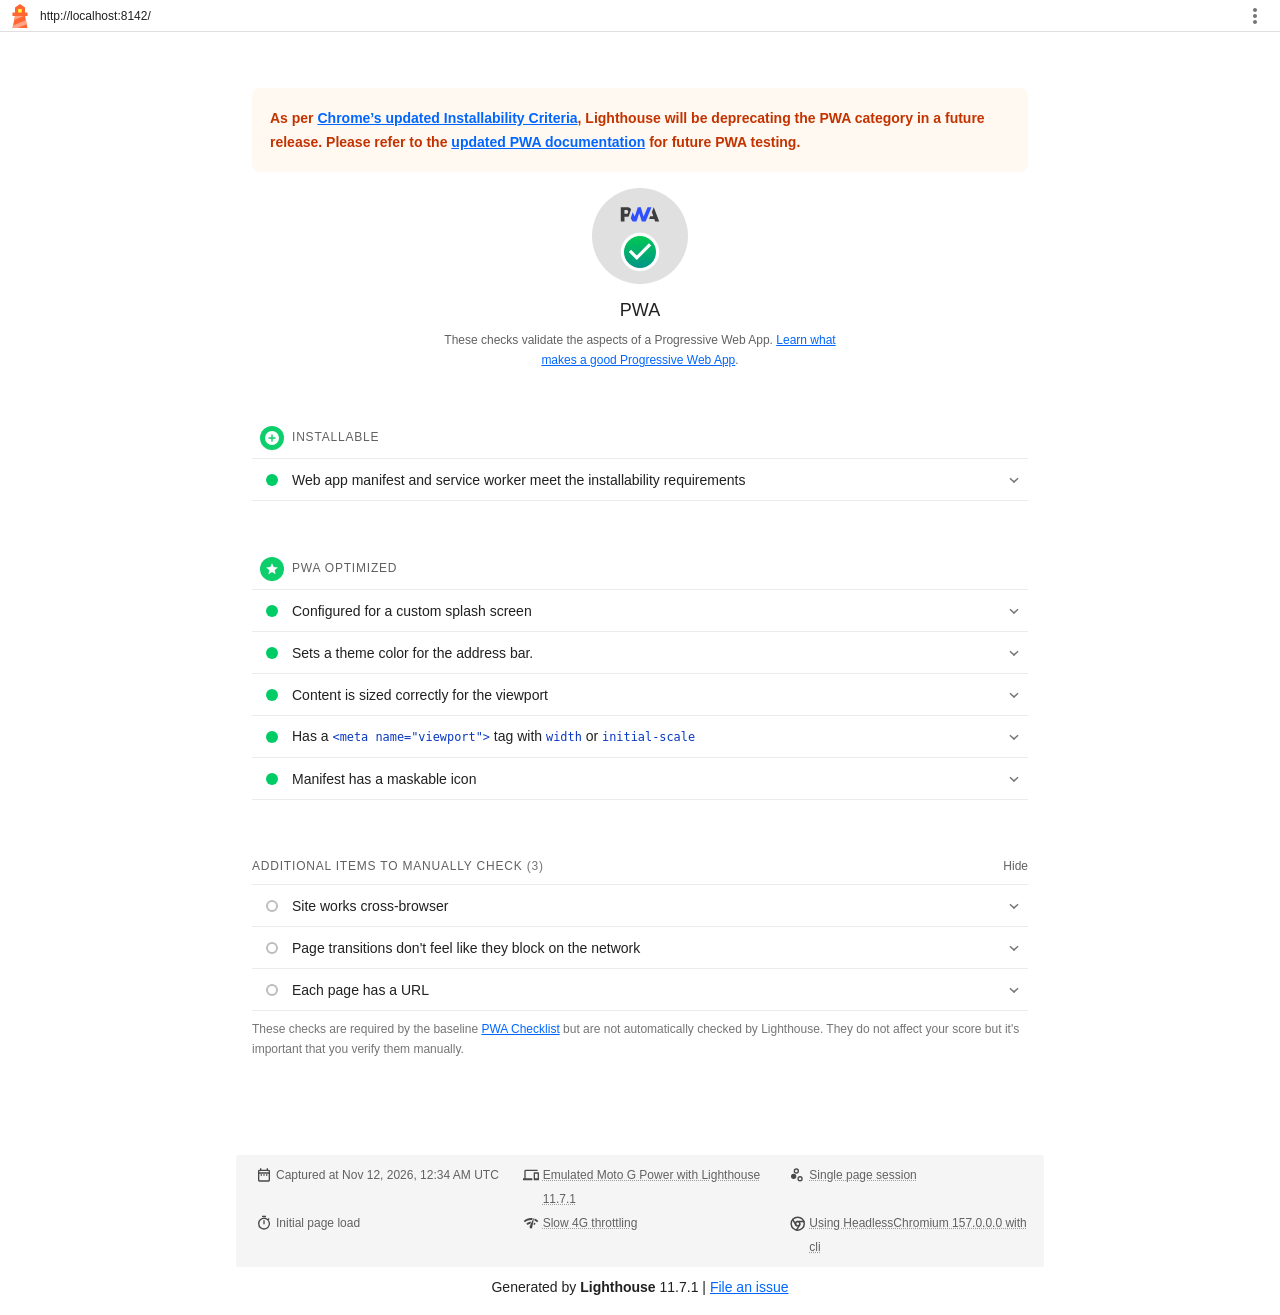
<file: evidencias/lighthouse/lighthouse-pwa.html>
<!--
@license
Copyright 2018 Google LLC
SPDX-License-Identifier: Apache-2.0
-->
<!doctype html>
<html lang="en">
<head>
  <meta charset="utf-8">
  <meta name="viewport" content="width=device-width, initial-scale=1, minimum-scale=1">
  <link rel="icon" href='data:image/svg+xml;utf8,<svg fill="none" xmlns="http://www.w3.org/2000/svg" viewBox="0 0 48 48"><path d="m14 7 10-7 10 7v10h5v7h-5l5 24H9l5-24H9v-7h5V7Z" fill="%23F63"/><path d="M31.561 24H14l-1.689 8.105L31.561 24ZM18.983 48H9l1.022-4.907L35.723 32.27l1.663 7.98L18.983 48Z" fill="%23FFA385"/><path fill="%23FF3" d="M20.5 10h7v7h-7z"/></svg>'>
  <title>Lighthouse Report</title>
  <style>body {margin: 0}</style>
</head>
<body>
  <noscript>Lighthouse report requires JavaScript. Please enable.</noscript>

  <div id="lh-log"></div>

  <script>window.__LIGHTHOUSE_JSON__ = {"lighthouseVersion":"11.7.1","requestedUrl":"http://localhost:8142/","mainDocumentUrl":"http://localhost:8142/","finalDisplayedUrl":"http://localhost:8142/","finalUrl":"http://localhost:8142/","fetchTime":"2026-11-12T00:34:55.399Z","gatherMode":"navigation","runWarnings":[],"userAgent":"Mozilla/5.0 (Windows NT 10.0; Win64; x64) AppleWebKit/537.36 (KHTML, like Gecko) HeadlessChrome/157.0.0.0 Safari/537.36","environment":{"networkUserAgent":"Mozilla/5.0 (Linux; Android 11; moto g power (2022)) AppleWebKit/537.36 (KHTML, like Gecko) Chrome/119.0.0.0 Mobile Safari/537.36","hostUserAgent":"Mozilla/5.0 (Windows NT 10.0; Win64; x64) AppleWebKit/537.36 (KHTML, like Gecko) HeadlessChrome/157.0.0.0 Safari/537.36","benchmarkIndex":3597,"credits":{}},"audits":{"viewport":{"id":"viewport","title":"Has a `\u003cmeta name=\"viewport\">` tag with `width` or `initial-scale`","description":"A `\u003cmeta name=\"viewport\">` not only optimizes your app for mobile screen sizes, but also prevents [a 300 millisecond delay to user input](https://developer.chrome.com/blog/300ms-tap-delay-gone-away/). [Learn more about using the viewport meta tag](https://developer.chrome.com/docs/lighthouse/pwa/viewport/).","score":1,"scoreDisplayMode":"metricSavings","warnings":[],"metricSavings":{"INP":0},"details":{"type":"debugdata","viewportContent":"width=device-width,initial-scale=1"},"guidanceLevel":3},"installable-manifest":{"id":"installable-manifest","title":"Web app manifest and service worker meet the installability requirements","description":"Service worker is the technology that enables your app to use many Progressive Web App features, such as offline, add to homescreen, and push notifications. With proper service worker and manifest implementations, browsers can proactively prompt users to add your app to their homescreen, which can lead to higher engagement. [Learn more about manifest installability requirements](https://developer.chrome.com/docs/lighthouse/pwa/installable-manifest/).","score":1,"scoreDisplayMode":"binary","warnings":[],"details":{"type":"table","headings":[],"items":[],"debugData":{"type":"debugdata","manifestUrl":"http://localhost:8142/manifest.json"}}},"splash-screen":{"id":"splash-screen","title":"Configured for a custom splash screen","description":"A themed splash screen ensures a high-quality experience when users launch your app from their homescreens. [Learn more about splash screens](https://developer.chrome.com/docs/lighthouse/pwa/splash-screen/).","score":1,"scoreDisplayMode":"binary","details":{"type":"debugdata","items":[{"failures":[],"isParseFailure":false,"hasStartUrl":true,"hasIconsAtLeast144px":true,"hasIconsAtLeast512px":true,"fetchesIcon":true,"hasPWADisplayValue":true,"hasBackgroundColor":true,"hasThemeColor":true,"hasShortName":true,"shortNameLength":true,"hasName":true,"hasMaskableIcon":true}]}},"themed-omnibox":{"id":"themed-omnibox","title":"Sets a theme color for the address bar.","description":"The browser address bar can be themed to match your site. [Learn more about theming the address bar](https://developer.chrome.com/docs/lighthouse/pwa/themed-omnibox/).","score":1,"scoreDisplayMode":"binary","details":{"type":"debugdata","items":[{"failures":[],"themeColor":"#070d1a","isParseFailure":false,"hasStartUrl":true,"hasIconsAtLeast144px":true,"hasIconsAtLeast512px":true,"fetchesIcon":true,"hasPWADisplayValue":true,"hasBackgroundColor":true,"hasThemeColor":true,"hasShortName":true,"shortNameLength":true,"hasName":true,"hasMaskableIcon":true}]}},"maskable-icon":{"id":"maskable-icon","title":"Manifest has a maskable icon","description":"A maskable icon ensures that the image fills the entire shape without being letterboxed when installing the app on a device. [Learn about maskable manifest icons](https://developer.chrome.com/docs/lighthouse/pwa/maskable-icon-audit/).","score":1,"scoreDisplayMode":"binary"},"content-width":{"id":"content-width","title":"Content is sized correctly for the viewport","description":"If the width of your app's content doesn't match the width of the viewport, your app might not be optimized for mobile screens. [Learn how to size content for the viewport](https://developer.chrome.com/docs/lighthouse/pwa/content-width/).","score":1,"scoreDisplayMode":"binary"},"pwa-cross-browser":{"id":"pwa-cross-browser","title":"Site works cross-browser","description":"To reach the most number of users, sites should work across every major browser. [Learn about cross-browser compatibility](https://developer.chrome.com/docs/lighthouse/pwa/pwa-cross-browser/).","score":null,"scoreDisplayMode":"manual"},"pwa-page-transitions":{"id":"pwa-page-transitions","title":"Page transitions don't feel like they block on the network","description":"Transitions should feel snappy as you tap around, even on a slow network. This experience is key to a user's perception of performance. [Learn more about page transitions](https://developer.chrome.com/docs/lighthouse/pwa/pwa-page-transitions/).","score":null,"scoreDisplayMode":"manual"},"pwa-each-page-has-url":{"id":"pwa-each-page-has-url","title":"Each page has a URL","description":"Ensure individual pages are deep linkable via URL and that URLs are unique for the purpose of shareability on social media. [Learn more about providing deep links](https://developer.chrome.com/docs/lighthouse/pwa/pwa-each-page-has-url/).","score":null,"scoreDisplayMode":"manual"}},"configSettings":{"output":["html"],"maxWaitForFcp":30000,"maxWaitForLoad":45000,"pauseAfterFcpMs":1000,"pauseAfterLoadMs":1000,"networkQuietThresholdMs":1000,"cpuQuietThresholdMs":1000,"formFactor":"mobile","throttling":{"rttMs":150,"throughputKbps":1638.4,"requestLatencyMs":562.5,"downloadThroughputKbps":1474.5600000000002,"uploadThroughputKbps":675,"cpuSlowdownMultiplier":4},"throttlingMethod":"simulate","screenEmulation":{"mobile":true,"width":412,"height":823,"deviceScaleFactor":1.75,"disabled":false},"emulatedUserAgent":"Mozilla/5.0 (Linux; Android 11; moto g power (2022)) AppleWebKit/537.36 (KHTML, like Gecko) Chrome/119.0.0.0 Mobile Safari/537.36","auditMode":false,"gatherMode":false,"clearStorageTypes":["file_systems","shader_cache","service_workers","cache_storage"],"disableStorageReset":false,"debugNavigation":false,"channel":"cli","usePassiveGathering":false,"disableFullPageScreenshot":false,"skipAboutBlank":false,"blankPage":"about:blank","ignoreStatusCode":false,"budgets":null,"locale":"en-US","blockedUrlPatterns":null,"additionalTraceCategories":null,"extraHeaders":null,"precomputedLanternData":null,"onlyAudits":null,"onlyCategories":["pwa"],"skipAudits":null},"categories":{"pwa":{"title":"PWA","description":"These checks validate the aspects of a Progressive Web App. [Learn what makes a good Progressive Web App](https://web.dev/articles/pwa-checklist).","manualDescription":"These checks are required by the baseline [PWA Checklist](https://web.dev/articles/pwa-checklist) but are not automatically checked by Lighthouse. They do not affect your score but it's important that you verify them manually.","supportedModes":["navigation"],"auditRefs":[{"id":"installable-manifest","weight":2,"group":"pwa-installable"},{"id":"splash-screen","weight":1,"group":"pwa-optimized"},{"id":"themed-omnibox","weight":1,"group":"pwa-optimized"},{"id":"content-width","weight":1,"group":"pwa-optimized"},{"id":"viewport","weight":2,"group":"pwa-optimized"},{"id":"maskable-icon","weight":1,"group":"pwa-optimized"},{"id":"pwa-cross-browser","weight":0},{"id":"pwa-page-transitions","weight":0},{"id":"pwa-each-page-has-url","weight":0}],"id":"pwa","score":1}},"categoryGroups":{"metrics":{"title":"Metrics"},"load-opportunities":{"title":"Opportunities","description":"These suggestions can help your page load faster. They don't [directly affect](https://developer.chrome.com/docs/lighthouse/performance/performance-scoring/) the Performance score."},"budgets":{"title":"Budgets","description":"Performance budgets set standards for the performance of your site."},"diagnostics":{"title":"Diagnostics","description":"More information about the performance of your application. These numbers don't [directly affect](https://developer.chrome.com/docs/lighthouse/performance/performance-scoring/) the Performance score."},"pwa-installable":{"title":"Installable"},"pwa-optimized":{"title":"PWA Optimized"},"a11y-best-practices":{"title":"Best practices","description":"These items highlight common accessibility best practices."},"a11y-color-contrast":{"title":"Contrast","description":"These are opportunities to improve the legibility of your content."},"a11y-names-labels":{"title":"Names and labels","description":"These are opportunities to improve the semantics of the controls in your application. This may enhance the experience for users of assistive technology, like a screen reader."},"a11y-navigation":{"title":"Navigation","description":"These are opportunities to improve keyboard navigation in your application."},"a11y-aria":{"title":"ARIA","description":"These are opportunities to improve the usage of ARIA in your application which may enhance the experience for users of assistive technology, like a screen reader."},"a11y-language":{"title":"Internationalization and localization","description":"These are opportunities to improve the interpretation of your content by users in different locales."},"a11y-audio-video":{"title":"Audio and video","description":"These are opportunities to provide alternative content for audio and video. This may improve the experience for users with hearing or vision impairments."},"a11y-tables-lists":{"title":"Tables and lists","description":"These are opportunities to improve the experience of reading tabular or list data using assistive technology, like a screen reader."},"seo-mobile":{"title":"Mobile Friendly","description":"Make sure your pages are mobile friendly so users don’t have to pinch or zoom in order to read the content pages. [Learn how to make pages mobile-friendly](https://developers.google.com/search/mobile-sites/)."},"seo-content":{"title":"Content Best Practices","description":"Format your HTML in a way that enables crawlers to better understand your app’s content."},"seo-crawl":{"title":"Crawling and Indexing","description":"To appear in search results, crawlers need access to your app."},"best-practices-trust-safety":{"title":"Trust and Safety"},"best-practices-ux":{"title":"User Experience"},"best-practices-browser-compat":{"title":"Browser Compatibility"},"best-practices-general":{"title":"General"},"hidden":{"title":""}},"stackPacks":[],"fullPageScreenshot":{"screenshot":{"data":"[data-uri]","width":412,"height":823},"nodes":{"1-0-META":{"id":"","top":0,"bottom":0,"left":0,"right":0,"width":0,"height":0},"1-1-META":{"id":"","top":0,"bottom":0,"left":0,"right":0,"width":0,"height":0},"1-2-META":{"id":"","top":0,"bottom":0,"left":0,"right":0,"width":0,"height":0},"1-3-META":{"id":"","top":0,"bottom":0,"left":0,"right":0,"width":0,"height":0},"1-4-META":{"id":"","top":0,"bottom":0,"left":0,"right":0,"width":0,"height":0},"1-5-META":{"id":"","top":0,"bottom":0,"left":0,"right":0,"width":0,"height":0}}},"timing":{"entries":[{"startTime":1305.83,"name":"lh:config","duration":734.52,"entryType":"measure"},{"startTime":1306.91,"name":"lh:config:resolveArtifactsToDefns","duration":212.33,"entryType":"measure"},{"startTime":2040.45,"name":"lh:runner:gather","duration":6440.4,"entryType":"measure"},{"startTime":2104.82,"name":"lh:driver:connect","duration":6.1,"entryType":"measure"},{"startTime":2111.11,"name":"lh:driver:navigate","duration":6.57,"entryType":"measure"},{"startTime":2117.87,"name":"lh:gather:getBenchmarkIndex","duration":1005.54,"entryType":"measure"},{"startTime":3123.55,"name":"lh:gather:getVersion","duration":0.65,"entryType":"measure"},{"startTime":3125.08,"name":"lh:prepare:navigationMode","duration":41.84,"entryType":"measure"},{"startTime":3137.03,"name":"lh:storage:clearDataForOrigin","duration":11.04,"entryType":"measure"},{"startTime":3148.26,"name":"lh:storage:clearBrowserCaches","duration":16.96,"entryType":"measure"},{"startTime":3165.97,"name":"lh:gather:prepareThrottlingAndNetwork","duration":0.91,"entryType":"measure"},{"startTime":3175.13,"name":"lh:driver:navigate","duration":4179.02,"entryType":"measure"},{"startTime":7355.79,"name":"lh:computed:NetworkRecords","duration":0.5,"entryType":"measure"},{"startTime":7356.5,"name":"lh:gather:getArtifact:DevtoolsLog","duration":0.01,"entryType":"measure"},{"startTime":7356.52,"name":"lh:gather:getArtifact:InstallabilityErrors","duration":0.4,"entryType":"measure"},{"startTime":7356.55,"name":"lh:gather:getInstallabilityErrors","duration":0.35,"entryType":"measure"},{"startTime":7356.92,"name":"lh:gather:getArtifact:MetaElements","duration":5.41,"entryType":"measure"},{"startTime":7362.44,"name":"lh:gather:getArtifact:NetworkUserAgent","duration":0.04,"entryType":"measure"},{"startTime":7362.49,"name":"lh:gather:getArtifact:Stacks","duration":9.44,"entryType":"measure"},{"startTime":7362.54,"name":"lh:gather:collectStacks","duration":9.38,"entryType":"measure"},{"startTime":7371.94,"name":"lh:gather:getArtifact:ViewportDimensions","duration":0.79,"entryType":"measure"},{"startTime":7372.75,"name":"lh:gather:getArtifact:WebAppManifest","duration":1.15,"entryType":"measure"},{"startTime":7372.82,"name":"lh:gather:getWebAppManifest","duration":1.07,"entryType":"measure"},{"startTime":7373.91,"name":"lh:gather:getArtifact:FullPageScreenshot","duration":1093.18,"entryType":"measure"},{"startTime":8481.09,"name":"lh:runner:audit","duration":10.17,"entryType":"measure"},{"startTime":8481.16,"name":"lh:runner:auditing","duration":9.58,"entryType":"measure"},{"startTime":8482.35,"name":"lh:audit:viewport","duration":1.34,"entryType":"measure"},{"startTime":8482.61,"name":"lh:computed:ViewportMeta","duration":0.38,"entryType":"measure"},{"startTime":8483.94,"name":"lh:audit:installable-manifest","duration":1.49,"entryType":"measure"},{"startTime":8484.34,"name":"lh:computed:ManifestValues","duration":0.41,"entryType":"measure"},{"startTime":8485.64,"name":"lh:audit:splash-screen","duration":0.69,"entryType":"measure"},{"startTime":8486.53,"name":"lh:audit:themed-omnibox","duration":0.79,"entryType":"measure"},{"startTime":8487.6,"name":"lh:audit:maskable-icon","duration":0.68,"entryType":"measure"},{"startTime":8488.5,"name":"lh:audit:content-width","duration":0.6,"entryType":"measure"},{"startTime":8489.26,"name":"lh:audit:pwa-cross-browser","duration":0.39,"entryType":"measure"},{"startTime":8489.83,"name":"lh:audit:pwa-page-transitions","duration":0.41,"entryType":"measure"},{"startTime":8490.37,"name":"lh:audit:pwa-each-page-has-url","duration":0.37,"entryType":"measure"},{"startTime":8490.75,"name":"lh:runner:generate","duration":0.5,"entryType":"measure"}],"total":6450.57},"i18n":{"rendererFormattedStrings":{"calculatorLink":"See calculator.","collapseView":"Collapse view","crcInitialNavigation":"Initial Navigation","crcLongestDurationLabel":"Maximum critical path latency:","dropdownCopyJSON":"Copy JSON","dropdownDarkTheme":"Toggle Dark Theme","dropdownPrintExpanded":"Print Expanded","dropdownPrintSummary":"Print Summary","dropdownSaveGist":"Save as Gist","dropdownSaveHTML":"Save as HTML","dropdownSaveJSON":"Save as JSON","dropdownViewer":"Open in Viewer","dropdownViewUnthrottledTrace":"View Unthrottled Trace","errorLabel":"Error!","errorMissingAuditInfo":"Report error: no audit information","expandView":"Expand view","firstPartyChipLabel":"1st party","footerIssue":"File an issue","hide":"Hide","labDataTitle":"Lab Data","lsPerformanceCategoryDescription":"[Lighthouse](https://developers.google.com/web/tools/lighthouse/) analysis of the current page on an emulated mobile network. Values are estimated and may vary.","manualAuditsGroupTitle":"Additional items to manually check","notApplicableAuditsGroupTitle":"Not applicable","openInANewTabTooltip":"Open in a new tab","opportunityResourceColumnLabel":"Opportunity","opportunitySavingsColumnLabel":"Estimated Savings","passedAuditsGroupTitle":"Passed audits","pwaRemovalMessage":"As per [Chrome’s updated Installability Criteria](https://developer.chrome.com/blog/update-install-criteria), Lighthouse will be deprecating the PWA category in a future release. Please refer to the [updated PWA documentation](https://developer.chrome.com/docs/devtools/progressive-web-apps/) for future PWA testing.","runtimeAnalysisWindow":"Initial page load","runtimeAnalysisWindowSnapshot":"Point-in-time snapshot","runtimeAnalysisWindowTimespan":"User interactions timespan","runtimeCustom":"Custom throttling","runtimeDesktopEmulation":"Emulated Desktop","runtimeMobileEmulation":"Emulated Moto G Power","runtimeNoEmulation":"No emulation","runtimeSettingsAxeVersion":"Axe version","runtimeSettingsBenchmark":"Unthrottled CPU/Memory Power","runtimeSettingsCPUThrottling":"CPU throttling","runtimeSettingsDevice":"Device","runtimeSettingsNetworkThrottling":"Network throttling","runtimeSettingsScreenEmulation":"Screen emulation","runtimeSettingsUANetwork":"User agent (network)","runtimeSingleLoad":"Single page session","runtimeSingleLoadTooltip":"This data is taken from a single page session, as opposed to field data summarizing many sessions.","runtimeSlow4g":"Slow 4G throttling","runtimeUnknown":"Unknown","show":"Show","showRelevantAudits":"Show audits relevant to:","snippetCollapseButtonLabel":"Collapse snippet","snippetExpandButtonLabel":"Expand snippet","thirdPartyResourcesLabel":"Show 3rd-party resources","throttlingProvided":"Provided by environment","toplevelWarningsMessage":"There were issues affecting this run of Lighthouse:","unattributable":"Unattributable","varianceDisclaimer":"Values are estimated and may vary. The [performance score is calculated](https://developer.chrome.com/docs/lighthouse/performance/performance-scoring/) directly from these metrics.","viewTraceLabel":"View Trace","viewTreemapLabel":"View Treemap","warningAuditsGroupTitle":"Passed audits but with warnings","warningHeader":"Warnings: "},"icuMessagePaths":{"core/audits/viewport.js | title":["audits.viewport.title"],"core/audits/viewport.js | description":["audits.viewport.description"],"core/audits/installable-manifest.js | title":["audits[installable-manifest].title"],"core/audits/installable-manifest.js | description":["audits[installable-manifest].description"],"core/audits/splash-screen.js | title":["audits[splash-screen].title"],"core/audits/splash-screen.js | description":["audits[splash-screen].description"],"core/audits/themed-omnibox.js | title":["audits[themed-omnibox].title"],"core/audits/themed-omnibox.js | description":["audits[themed-omnibox].description"],"core/audits/maskable-icon.js | title":["audits[maskable-icon].title"],"core/audits/maskable-icon.js | description":["audits[maskable-icon].description"],"core/audits/content-width.js | title":["audits[content-width].title"],"core/audits/content-width.js | description":["audits[content-width].description"],"core/audits/manual/pwa-cross-browser.js | title":["audits[pwa-cross-browser].title"],"core/audits/manual/pwa-cross-browser.js | description":["audits[pwa-cross-browser].description"],"core/audits/manual/pwa-page-transitions.js | title":["audits[pwa-page-transitions].title"],"core/audits/manual/pwa-page-transitions.js | description":["audits[pwa-page-transitions].description"],"core/audits/manual/pwa-each-page-has-url.js | title":["audits[pwa-each-page-has-url].title"],"core/audits/manual/pwa-each-page-has-url.js | description":["audits[pwa-each-page-has-url].description"],"core/config/default-config.js | pwaCategoryTitle":["categories.pwa.title"],"core/config/default-config.js | pwaCategoryDescription":["categories.pwa.description"],"core/config/default-config.js | pwaCategoryManualDescription":["categories.pwa.manualDescription"],"core/config/default-config.js | metricGroupTitle":["categoryGroups.metrics.title"],"core/config/default-config.js | loadOpportunitiesGroupTitle":["categoryGroups[load-opportunities].title"],"core/config/default-config.js | loadOpportunitiesGroupDescription":["categoryGroups[load-opportunities].description"],"core/config/default-config.js | budgetsGroupTitle":["categoryGroups.budgets.title"],"core/config/default-config.js | budgetsGroupDescription":["categoryGroups.budgets.description"],"core/config/default-config.js | diagnosticsGroupTitle":["categoryGroups.diagnostics.title"],"core/config/default-config.js | diagnosticsGroupDescription":["categoryGroups.diagnostics.description"],"core/config/default-config.js | pwaInstallableGroupTitle":["categoryGroups[pwa-installable].title"],"core/config/default-config.js | pwaOptimizedGroupTitle":["categoryGroups[pwa-optimized].title"],"core/config/default-config.js | a11yBestPracticesGroupTitle":["categoryGroups[a11y-best-practices].title"],"core/config/default-config.js | a11yBestPracticesGroupDescription":["categoryGroups[a11y-best-practices].description"],"core/config/default-config.js | a11yColorContrastGroupTitle":["categoryGroups[a11y-color-contrast].title"],"core/config/default-config.js | a11yColorContrastGroupDescription":["categoryGroups[a11y-color-contrast].description"],"core/config/default-config.js | a11yNamesLabelsGroupTitle":["categoryGroups[a11y-names-labels].title"],"core/config/default-config.js | a11yNamesLabelsGroupDescription":["categoryGroups[a11y-names-labels].description"],"core/config/default-config.js | a11yNavigationGroupTitle":["categoryGroups[a11y-navigation].title"],"core/config/default-config.js | a11yNavigationGroupDescription":["categoryGroups[a11y-navigation].description"],"core/config/default-config.js | a11yAriaGroupTitle":["categoryGroups[a11y-aria].title"],"core/config/default-config.js | a11yAriaGroupDescription":["categoryGroups[a11y-aria].description"],"core/config/default-config.js | a11yLanguageGroupTitle":["categoryGroups[a11y-language].title"],"core/config/default-config.js | a11yLanguageGroupDescription":["categoryGroups[a11y-language].description"],"core/config/default-config.js | a11yAudioVideoGroupTitle":["categoryGroups[a11y-audio-video].title"],"core/config/default-config.js | a11yAudioVideoGroupDescription":["categoryGroups[a11y-audio-video].description"],"core/config/default-config.js | a11yTablesListsVideoGroupTitle":["categoryGroups[a11y-tables-lists].title"],"core/config/default-config.js | a11yTablesListsVideoGroupDescription":["categoryGroups[a11y-tables-lists].description"],"core/config/default-config.js | seoMobileGroupTitle":["categoryGroups[seo-mobile].title"],"core/config/default-config.js | seoMobileGroupDescription":["categoryGroups[seo-mobile].description"],"core/config/default-config.js | seoContentGroupTitle":["categoryGroups[seo-content].title"],"core/config/default-config.js | seoContentGroupDescription":["categoryGroups[seo-content].description"],"core/config/default-config.js | seoCrawlingGroupTitle":["categoryGroups[seo-crawl].title"],"core/config/default-config.js | seoCrawlingGroupDescription":["categoryGroups[seo-crawl].description"],"core/config/default-config.js | bestPracticesTrustSafetyGroupTitle":["categoryGroups[best-practices-trust-safety].title"],"core/config/default-config.js | bestPracticesUXGroupTitle":["categoryGroups[best-practices-ux].title"],"core/config/default-config.js | bestPracticesBrowserCompatGroupTitle":["categoryGroups[best-practices-browser-compat].title"],"core/config/default-config.js | bestPracticesGeneralGroupTitle":["categoryGroups[best-practices-general].title"]}}};</script>
  <script>"use strict";(()=>{var Ie=.8999999999999999,He=.5,Ue=.49999999999999994;function $e(r){let e=Math.sign(r);r=Math.abs(r);let t=.254829592,n=-.284496736,o=1.421413741,i=-1.453152027,a=1.061405429,s=1/(1+.3275911*r),c=s*(t+s*(n+s*(o+s*(i+s*a))));return e*(1-c*Math.exp(-r*r))}function _e({median:r,p10:e},t){if(r<=0)throw new Error("median must be greater than zero");if(e<=0)throw new Error("p10 must be greater than zero");if(e>=r)throw new Error("p10 must be less than the median");if(t<=0)return 1;let n=.9061938024368232,o=Math.max(Number.MIN_VALUE,t/r),i=Math.log(o),a=Math.max(Number.MIN_VALUE,e/r),l=-Math.log(a),s=i*n/l,c=(1-$e(s))/2,d;return t<=e?d=Math.max(.9,Math.min(1,c)):t<=r?d=Math.max(He,Math.min(Ie,c)):d=Math.max(0,Math.min(Ue,c)),d}var $="\u2026",Oe="\xA0",we=.9,Ve={PASS:{label:"pass",minScore:we},AVERAGE:{label:"average",minScore:.5},FAIL:{label:"fail"},ERROR:{label:"error"}},Be=["com","co","gov","edu","ac","org","go","gob","or","net","in","ne","nic","gouv","web","spb","blog","jus","kiev","mil","wi","qc","ca","bel","on"],C=class r{static get RATINGS(){return Ve}static get PASS_THRESHOLD(){return we}static get MS_DISPLAY_VALUE(){return`%10d${Oe}ms`}static getFinalDisplayedUrl(e){if(e.finalDisplayedUrl)return e.finalDisplayedUrl;if(e.finalUrl)return e.finalUrl;throw new Error("Could not determine final displayed URL")}static getMainDocumentUrl(e){return e.mainDocumentUrl||e.finalUrl}static getFullPageScreenshot(e){return e.fullPageScreenshot?e.fullPageScreenshot:e.audits["full-page-screenshot"]?.details}static getEntityFromUrl(e,t){return t&&t.find(o=>o.origins.find(i=>e.startsWith(i)))||r.getPseudoRootDomain(e)}static splitMarkdownCodeSpans(e){let t=[],n=e.split(/`(.*?)`/g);for(let o=0;o<n.length;o++){let i=n[o];if(!i)continue;let a=o%2!==0;t.push({isCode:a,text:i})}return t}static splitMarkdownLink(e){let t=[],n=e.split(/\[([^\]]+?)\]\((https?:\/\/.*?)\)/g);for(;n.length;){let[o,i,a]=n.splice(0,3);o&&t.push({isLink:!1,text:o}),i&&a&&t.push({isLink:!0,text:i,linkHref:a})}return t}static truncate(e,t,n="\u2026"){if(e.length<=t)return e;let i=new Intl.Segmenter(void 0,{granularity:"grapheme"}).segment(e)[Symbol.iterator](),a=0;for(let l=0;l<=t-n.length;l++){let s=i.next();if(s.done)return e;a=s.value.index}for(let l=0;l<n.length;l++)if(i.next().done)return e;return e.slice(0,a)+n}static getURLDisplayName(e,t){t=t||{numPathParts:void 0,preserveQuery:void 0,preserveHost:void 0};let n=t.numPathParts!==void 0?t.numPathParts:2,o=t.preserveQuery!==void 0?t.preserveQuery:!0,i=t.preserveHost||!1,a;if(e.protocol==="about:"||e.protocol==="data:")a=e.href;else{a=e.pathname;let s=a.split("/").filter(c=>c.length);n&&s.length>n&&(a=$+s.slice(-1*n).join("/")),i&&(a=`${e.host}/${a.replace(/^\//,"")}`),o&&(a=`${a}${e.search}`)}let l=64;if(e.protocol!=="data:"&&(a=a.slice(0,200),a=a.replace(/([a-f0-9]{7})[a-f0-9]{13}[a-f0-9]*/g,`$1${$}`),a=a.replace(/([a-zA-Z0-9-_]{9})(?=.*[a-z])(?=.*[A-Z])(?=.*[0-9])[a-zA-Z0-9-_]{10,}/g,`$1${$}`),a=a.replace(/(\d{3})\d{6,}/g,`$1${$}`),a=a.replace(/\u2026+/g,$),a.length>l&&a.includes("?")&&(a=a.replace(/\?([^=]*)(=)?.*/,`?$1$2${$}`),a.length>l&&(a=a.replace(/\?.*/,`?${$}`)))),a.length>l){let s=a.lastIndexOf(".");s>=0?a=a.slice(0,l-1-(a.length-s))+`${$}${a.slice(s)}`:a=a.slice(0,l-1)+$}return a}static getChromeExtensionOrigin(e){let t=new URL(e);return t.protocol+"//"+t.host}static parseURL(e){let t=new URL(e);return{file:r.getURLDisplayName(t),hostname:t.hostname,origin:t.protocol==="chrome-extension:"?r.getChromeExtensionOrigin(e):t.origin}}static createOrReturnURL(e){return e instanceof URL?e:new URL(e)}static getPseudoTld(e){let t=e.split(".").slice(-2);return Be.includes(t[0])?`.${t.join(".")}`:`.${t[t.length-1]}`}static getPseudoRootDomain(e){let t=r.createOrReturnURL(e).hostname,o=r.getPseudoTld(t).split(".");return t.split(".").slice(-o.length).join(".")}static filterRelevantLines(e,t,n){if(t.length===0)return e.slice(0,n*2+1);let o=3,i=new Set;return t=t.sort((a,l)=>(a.lineNumber||0)-(l.lineNumber||0)),t.forEach(({lineNumber:a})=>{let l=a-n,s=a+n;for(;l<1;)l++,s++;i.has(l-o-1)&&(l-=o);for(let c=l;c<=s;c++){let d=c;i.add(d)}}),e.filter(a=>i.has(a.lineNumber))}static computeLogNormalScore(e,t){let n=_e(e,t);return n>.9&&(n+=.05*(n-.9)),Math.floor(n*100)/100}};function je(r){let e=r.createFragment(),t=r.createElement("style");t.append(`
    .lh-3p-filter {
      color: var(--color-gray-600);
      float: right;
      padding: 6px var(--stackpack-padding-horizontal);
    }
    .lh-3p-filter-label, .lh-3p-filter-input {
      vertical-align: middle;
      user-select: none;
    }
    .lh-3p-filter-input:disabled + .lh-3p-ui-string {
      text-decoration: line-through;
    }
  `),e.append(t);let n=r.createElement("div","lh-3p-filter"),o=r.createElement("label","lh-3p-filter-label"),i=r.createElement("input","lh-3p-filter-input");i.setAttribute("type","checkbox"),i.setAttribute("checked","");let a=r.createElement("span","lh-3p-ui-string");a.append("Show 3rd party resources");let l=r.createElement("span","lh-3p-filter-count");return o.append(" ",i," ",a," (",l,") "),n.append(" ",o," "),e.append(n),e}function We(r){let e=r.createFragment(),t=r.createElement("div","lh-audit"),n=r.createElement("details","lh-expandable-details"),o=r.createElement("summary"),i=r.createElement("div","lh-audit__header lh-expandable-details__summary"),a=r.createElement("span","lh-audit__score-icon"),l=r.createElement("span","lh-audit__title-and-text"),s=r.createElement("span","lh-audit__title"),c=r.createElement("span","lh-audit__display-text");l.append(" ",s," ",c," ");let d=r.createElement("div","lh-chevron-container");i.append(" ",a," ",l," ",d," "),o.append(" ",i," ");let p=r.createElement("div","lh-audit__description"),h=r.createElement("div","lh-audit__stackpacks");return n.append(" ",o," ",p," ",h," "),t.append(" ",n," "),e.append(t),e}function qe(r){let e=r.createFragment(),t=r.createElement("div","lh-category-header"),n=r.createElement("div","lh-score__gauge");n.setAttribute("role","heading"),n.setAttribute("aria-level","2");let o=r.createElement("div","lh-category-header__description");return t.append(" ",n," ",o," "),e.append(t),e}function Ke(r){let e=r.createFragment(),t=r.createElementNS("http://www.w3.org/2000/svg","svg","lh-chevron");t.setAttribute("viewBox","0 0 100 100");let n=r.createElementNS("http://www.w3.org/2000/svg","g","lh-chevron__lines"),o=r.createElementNS("http://www.w3.org/2000/svg","path","lh-chevron__line lh-chevron__line-left");o.setAttribute("d","M10 50h40");let i=r.createElementNS("http://www.w3.org/2000/svg","path","lh-chevron__line lh-chevron__line-right");return i.setAttribute("d","M90 50H50"),n.append(" ",o," ",i," "),t.append(" ",n," "),e.append(t),e}function Je(r){let e=r.createFragment(),t=r.createElement("div","lh-audit-group"),n=r.createElement("details","lh-clump"),o=r.createElement("summary"),i=r.createElement("div","lh-audit-group__summary"),a=r.createElement("div","lh-audit-group__header"),l=r.createElement("span","lh-audit-group__title"),s=r.createElement("span","lh-audit-group__itemcount");a.append(" ",l," ",s," "," "," ");let c=r.createElement("div","lh-clump-toggle"),d=r.createElement("span","lh-clump-toggletext--show"),p=r.createElement("span","lh-clump-toggletext--hide");return c.append(" ",d," ",p," "),i.append(" ",a," ",c," "),o.append(" ",i," "),n.append(" ",o," "),t.append(" "," ",n," "),e.append(t),e}function Ze(r){let e=r.createFragment(),t=r.createElement("div","lh-crc-container"),n=r.createElement("style");n.append(`
      .lh-crc .lh-tree-marker {
        width: 12px;
        height: 26px;
        display: block;
        float: left;
        background-position: top left;
      }
      .lh-crc .lh-horiz-down {
        background: url('data:image/svg+xml;utf8,<svg width="16" height="26" viewBox="0 0 16 26" xmlns="http://www.w3.org/2000/svg"><g fill="%23D8D8D8" fill-rule="evenodd"><path d="M16 12v2H-2v-2z"/><path d="M9 12v14H7V12z"/>\u003c/g>\u003c/svg>');
      }
      .lh-crc .lh-right {
        background: url('data:image/svg+xml;utf8,<svg width="16" height="26" viewBox="0 0 16 26" xmlns="http://www.w3.org/2000/svg"><path d="M16 12v2H0v-2z" fill="%23D8D8D8" fill-rule="evenodd"/>\u003c/svg>');
      }
      .lh-crc .lh-up-right {
        background: url('data:image/svg+xml;utf8,<svg width="16" height="26" viewBox="0 0 16 26" xmlns="http://www.w3.org/2000/svg"><path d="M7 0h2v14H7zm2 12h7v2H9z" fill="%23D8D8D8" fill-rule="evenodd"/>\u003c/svg>');
      }
      .lh-crc .lh-vert-right {
        background: url('data:image/svg+xml;utf8,<svg width="16" height="26" viewBox="0 0 16 26" xmlns="http://www.w3.org/2000/svg"><path d="M7 0h2v27H7zm2 12h7v2H9z" fill="%23D8D8D8" fill-rule="evenodd"/>\u003c/svg>');
      }
      .lh-crc .lh-vert {
        background: url('data:image/svg+xml;utf8,<svg width="16" height="26" viewBox="0 0 16 26" xmlns="http://www.w3.org/2000/svg"><path d="M7 0h2v26H7z" fill="%23D8D8D8" fill-rule="evenodd"/>\u003c/svg>');
      }
      .lh-crc .lh-crc-tree {
        font-size: 14px;
        width: 100%;
        overflow-x: auto;
      }
      .lh-crc .lh-crc-node {
        height: 26px;
        line-height: 26px;
        white-space: nowrap;
      }
      .lh-crc .lh-crc-node__tree-value {
        margin-left: 10px;
      }
      .lh-crc .lh-crc-node__tree-value div {
        display: inline;
      }
      .lh-crc .lh-crc-node__chain-duration {
        font-weight: 700;
      }
      .lh-crc .lh-crc-initial-nav {
        color: #595959;
        font-style: italic;
      }
      .lh-crc__summary-value {
        margin-bottom: 10px;
      }
    `);let o=r.createElement("div"),i=r.createElement("div","lh-crc__summary-value"),a=r.createElement("span","lh-crc__longest_duration_label"),l=r.createElement("b","lh-crc__longest_duration");i.append(" ",a," ",l," "),o.append(" ",i," ");let s=r.createElement("div","lh-crc"),c=r.createElement("div","lh-crc-initial-nav");return s.append(" ",c," "," "),t.append(" ",n," ",o," ",s," "),e.append(t),e}function Qe(r){let e=r.createFragment(),t=r.createElement("div","lh-crc-node"),n=r.createElement("span","lh-crc-node__tree-marker"),o=r.createElement("span","lh-crc-node__tree-value");return t.append(" ",n," ",o," "),e.append(t),e}function Ye(r){let e=r.createFragment(),t=r.createElement("div","lh-element-screenshot"),n=r.createElement("div","lh-element-screenshot__content"),o=r.createElement("div","lh-element-screenshot__image"),i=r.createElement("div","lh-element-screenshot__mask"),a=r.createElementNS("http://www.w3.org/2000/svg","svg");a.setAttribute("height","0"),a.setAttribute("width","0");let l=r.createElementNS("http://www.w3.org/2000/svg","defs"),s=r.createElementNS("http://www.w3.org/2000/svg","clipPath");s.setAttribute("clipPathUnits","objectBoundingBox"),l.append(" ",s," "," "),a.append(" ",l," "),i.append(" ",a," ");let c=r.createElement("div","lh-element-screenshot__element-marker");return o.append(" ",i," ",c," "),n.append(" ",o," "),t.append(" ",n," "),e.append(t),e}function Xe(r){let e=r.createFragment(),t=r.createElement("div","lh-exp-gauge-component"),n=r.createElement("div","lh-exp-gauge__wrapper");n.setAttribute("target","_blank");let o=r.createElement("div","lh-exp-gauge__svg-wrapper"),i=r.createElementNS("http://www.w3.org/2000/svg","svg","lh-exp-gauge"),a=r.createElementNS("http://www.w3.org/2000/svg","g","lh-exp-gauge__inner"),l=r.createElementNS("http://www.w3.org/2000/svg","circle","lh-exp-gauge__bg"),s=r.createElementNS("http://www.w3.org/2000/svg","circle","lh-exp-gauge__base lh-exp-gauge--faded"),c=r.createElementNS("http://www.w3.org/2000/svg","circle","lh-exp-gauge__arc"),d=r.createElementNS("http://www.w3.org/2000/svg","text","lh-exp-gauge__percentage");a.append(" ",l," ",s," ",c," ",d," ");let p=r.createElementNS("http://www.w3.org/2000/svg","g","lh-exp-gauge__outer"),h=r.createElementNS("http://www.w3.org/2000/svg","circle","lh-cover");p.append(" ",h," ");let g=r.createElementNS("http://www.w3.org/2000/svg","text","lh-exp-gauge__label");return g.setAttribute("text-anchor","middle"),g.setAttribute("x","0"),g.setAttribute("y","60"),i.append(" ",a," ",p," ",g," "),o.append(" ",i," "),n.append(" ",o," "),t.append(" ",n," "),e.append(t),e}function et(r){let e=r.createFragment(),t=r.createElement("style");t.append(`
    .lh-footer {
      padding: var(--footer-padding-vertical) calc(var(--default-padding) * 2);
      max-width: var(--report-content-max-width);
      margin: 0 auto;
    }
    .lh-footer .lh-generated {
      text-align: center;
    }
  `),e.append(t);let n=r.createElement("footer","lh-footer"),o=r.createElement("ul","lh-meta__items");o.append(" ");let i=r.createElement("div","lh-generated"),a=r.createElement("b");a.append("Lighthouse");let l=r.createElement("span","lh-footer__version"),s=r.createElement("a","lh-footer__version_issue");return s.setAttribute("href","https://github.com/GoogleChrome/Lighthouse/issues"),s.setAttribute("target","_blank"),s.setAttribute("rel","noopener"),s.append("File an issue"),i.append(" "," Generated by ",a," ",l," | ",s," "),n.append(" ",o," ",i," "),e.append(n),e}function tt(r){let e=r.createFragment(),t=r.createElement("a","lh-fraction__wrapper"),n=r.createElement("div","lh-fraction__content-wrapper"),o=r.createElement("div","lh-fraction__content"),i=r.createElement("div","lh-fraction__background");o.append(" ",i," "),n.append(" ",o," ");let a=r.createElement("div","lh-fraction__label");return t.append(" ",n," ",a," "),e.append(t),e}function nt(r){let e=r.createFragment(),t=r.createElement("a","lh-gauge__wrapper"),n=r.createElement("div","lh-gauge__svg-wrapper"),o=r.createElementNS("http://www.w3.org/2000/svg","svg","lh-gauge");o.setAttribute("viewBox","0 0 120 120");let i=r.createElementNS("http://www.w3.org/2000/svg","circle","lh-gauge-base");i.setAttribute("r","56"),i.setAttribute("cx","60"),i.setAttribute("cy","60"),i.setAttribute("stroke-width","8");let a=r.createElementNS("http://www.w3.org/2000/svg","circle","lh-gauge-arc");a.setAttribute("r","56"),a.setAttribute("cx","60"),a.setAttribute("cy","60"),a.setAttribute("stroke-width","8"),o.append(" ",i," ",a," "),n.append(" ",o," ");let l=r.createElement("div","lh-gauge__percentage"),s=r.createElement("div","lh-gauge__label");return t.append(" "," ",n," ",l," "," ",s," "),e.append(t),e}function rt(r){let e=r.createFragment(),t=r.createElement("style");t.append(`
    .lh-gauge--pwa .lh-gauge--pwa__component {
      display: none;
    }
    .lh-gauge--pwa__wrapper:not(.lh-badged--all) .lh-gauge--pwa__logo > path {
      /* Gray logo unless everything is passing. */
      fill: #B0B0B0;
    }

    .lh-gauge--pwa__disc {
      fill: var(--color-gray-200);
    }

    .lh-gauge--pwa__logo--primary-color {
      fill: #304FFE;
    }

    .lh-gauge--pwa__logo--secondary-color {
      fill: #3D3D3D;
    }
    .lh-dark .lh-gauge--pwa__logo--secondary-color {
      fill: #D8B6B6;
    }

    /* No passing groups. */
    .lh-gauge--pwa__wrapper:not([class*='lh-badged--']) .lh-gauge--pwa__na-line {
      display: inline;
    }
    /* Just optimized. Same n/a line as no passing groups. */
    .lh-gauge--pwa__wrapper.lh-badged--pwa-optimized:not(.lh-badged--pwa-installable) .lh-gauge--pwa__na-line {
      display: inline;
    }

    /* Just installable. */
    .lh-gauge--pwa__wrapper.lh-badged--pwa-installable .lh-gauge--pwa__installable-badge {
      display: inline;
    }

    /* All passing groups. */
    .lh-gauge--pwa__wrapper.lh-badged--all .lh-gauge--pwa__check-circle {
      display: inline;
    }
  `),e.append(t);let n=r.createElement("a","lh-gauge__wrapper lh-gauge--pwa__wrapper"),o=r.createElementNS("http://www.w3.org/2000/svg","svg","lh-gauge lh-gauge--pwa");o.setAttribute("viewBox","0 0 60 60");let i=r.createElementNS("http://www.w3.org/2000/svg","defs"),a=r.createElementNS("http://www.w3.org/2000/svg","linearGradient");a.setAttribute("id","lh-gauge--pwa__check-circle__gradient"),a.setAttribute("x1","50%"),a.setAttribute("y1","0%"),a.setAttribute("x2","50%"),a.setAttribute("y2","100%");let l=r.createElementNS("http://www.w3.org/2000/svg","stop");l.setAttribute("stop-color","#00C852"),l.setAttribute("offset","0%");let s=r.createElementNS("http://www.w3.org/2000/svg","stop");s.setAttribute("stop-color","#009688"),s.setAttribute("offset","100%"),a.append(" ",l," ",s," ");let c=r.createElementNS("http://www.w3.org/2000/svg","linearGradient");c.setAttribute("id","lh-gauge--pwa__installable__shadow-gradient"),c.setAttribute("x1","76.056%"),c.setAttribute("x2","24.111%"),c.setAttribute("y1","82.995%"),c.setAttribute("y2","24.735%");let d=r.createElementNS("http://www.w3.org/2000/svg","stop");d.setAttribute("stop-color","#A5D6A7"),d.setAttribute("offset","0%");let p=r.createElementNS("http://www.w3.org/2000/svg","stop");p.setAttribute("stop-color","#80CBC4"),p.setAttribute("offset","100%"),c.append(" ",d," ",p," ");let h=r.createElementNS("http://www.w3.org/2000/svg","g");h.setAttribute("id","lh-gauge--pwa__installable-badge");let g=r.createElementNS("http://www.w3.org/2000/svg","circle");g.setAttribute("fill","#FFFFFF"),g.setAttribute("cx","10"),g.setAttribute("cy","10"),g.setAttribute("r","10");let v=r.createElementNS("http://www.w3.org/2000/svg","path");v.setAttribute("fill","#009688"),v.setAttribute("d","M10 4.167A5.835 5.835 0 0 0 4.167 10 5.835 5.835 0 0 0 10 15.833 5.835 5.835 0 0 0 15.833 10 5.835 5.835 0 0 0 10 4.167zm2.917 6.416h-2.334v2.334H9.417v-2.334H7.083V9.417h2.334V7.083h1.166v2.334h2.334v1.166z"),h.append(" ",g," ",v," "),i.append(" ",a," ",c," ",h," ");let w=r.createElementNS("http://www.w3.org/2000/svg","g");w.setAttribute("stroke","none"),w.setAttribute("fill-rule","nonzero");let m=r.createElementNS("http://www.w3.org/2000/svg","circle","lh-gauge--pwa__disc");m.setAttribute("cx","30"),m.setAttribute("cy","30"),m.setAttribute("r","30");let x=r.createElementNS("http://www.w3.org/2000/svg","g","lh-gauge--pwa__logo"),F=r.createElementNS("http://www.w3.org/2000/svg","path","lh-gauge--pwa__logo--secondary-color");F.setAttribute("d","M35.66 19.39l.7-1.75h2L37.4 15 38.6 12l3.4 9h-2.51l-.58-1.61z");let L=r.createElementNS("http://www.w3.org/2000/svg","path","lh-gauge--pwa__logo--primary-color");L.setAttribute("d","M33.52 21l3.65-9h-2.42l-2.5 5.82L30.5 12h-1.86l-1.9 5.82-1.35-2.65-1.21 3.72L25.4 21h2.38l1.72-5.2 1.64 5.2z");let S=r.createElementNS("http://www.w3.org/2000/svg","path","lh-gauge--pwa__logo--secondary-color");S.setAttribute("fill-rule","nonzero"),S.setAttribute("d","M20.3 17.91h1.48c.45 0 .85-.05 1.2-.15l.39-1.18 1.07-3.3a2.64 2.64 0 0 0-.28-.37c-.55-.6-1.36-.91-2.42-.91H18v9h2.3V17.9zm1.96-3.84c.22.22.33.5.33.87 0 .36-.1.65-.29.87-.2.23-.59.35-1.15.35h-.86v-2.41h.87c.52 0 .89.1 1.1.32z"),x.append(" ",F," ",L," ",S," ");let P=r.createElementNS("http://www.w3.org/2000/svg","rect","lh-gauge--pwa__component lh-gauge--pwa__na-line");P.setAttribute("fill","#FFFFFF"),P.setAttribute("x","20"),P.setAttribute("y","32"),P.setAttribute("width","20"),P.setAttribute("height","4"),P.setAttribute("rx","2");let f=r.createElementNS("http://www.w3.org/2000/svg","g","lh-gauge--pwa__component lh-gauge--pwa__installable-badge");f.setAttribute("transform","translate(20, 29)");let _=r.createElementNS("http://www.w3.org/2000/svg","path");_.setAttribute("fill","url(#lh-gauge--pwa__installable__shadow-gradient)"),_.setAttribute("d","M33.629 19.487c-4.272 5.453-10.391 9.39-17.415 10.869L3 17.142 17.142 3 33.63 19.487z");let b=r.createElementNS("http://www.w3.org/2000/svg","use");b.setAttribute("href","#lh-gauge--pwa__installable-badge"),f.append(" ",_," ",b," ");let k=r.createElementNS("http://www.w3.org/2000/svg","g","lh-gauge--pwa__component lh-gauge--pwa__check-circle");k.setAttribute("transform","translate(18, 28)");let A=r.createElementNS("http://www.w3.org/2000/svg","circle");A.setAttribute("fill","#FFFFFF"),A.setAttribute("cx","12"),A.setAttribute("cy","12"),A.setAttribute("r","12");let z=r.createElementNS("http://www.w3.org/2000/svg","path");z.setAttribute("fill","url(#lh-gauge--pwa__check-circle__gradient)"),z.setAttribute("d","M12 2a10 10 0 1 0 0 20 10 10 0 0 0 0-20zm-2 15l-5-5 1.41-1.41L10 14.17l7.59-7.59L19 8l-9 9z"),k.append(" ",A," ",z," "),w.append(" "," ",m," ",x," "," ",P," "," ",f," "," ",k," "),o.append(" ",i," ",w," ");let T=r.createElement("div","lh-gauge__label");return n.append(" ",o," ",T," "),e.append(n),e}function ot(r){let e=r.createFragment(),t=r.createElement("style");t.append(`
    /* CSS Fireworks. Originally by Eddie Lin
       https://codepen.io/paulirish/pen/yEVMbP
    */
    .lh-pyro {
      display: none;
      z-index: 1;
      pointer-events: none;
    }
    .lh-score100 .lh-pyro {
      display: block;
    }
    .lh-score100 .lh-lighthouse stop:first-child {
      stop-color: hsla(200, 12%, 95%, 0);
    }
    .lh-score100 .lh-lighthouse stop:last-child {
      stop-color: hsla(65, 81%, 76%, 1);
    }

    .lh-pyro > .lh-pyro-before, .lh-pyro > .lh-pyro-after {
      position: absolute;
      width: 5px;
      height: 5px;
      border-radius: 2.5px;
      box-shadow: 0 0 #fff, 0 0 #fff, 0 0 #fff, 0 0 #fff, 0 0 #fff, 0 0 #fff, 0 0 #fff, 0 0 #fff, 0 0 #fff, 0 0 #fff, 0 0 #fff, 0 0 #fff, 0 0 #fff, 0 0 #fff, 0 0 #fff, 0 0 #fff, 0 0 #fff, 0 0 #fff, 0 0 #fff, 0 0 #fff, 0 0 #fff, 0 0 #fff, 0 0 #fff, 0 0 #fff, 0 0 #fff, 0 0 #fff, 0 0 #fff, 0 0 #fff, 0 0 #fff, 0 0 #fff, 0 0 #fff, 0 0 #fff, 0 0 #fff, 0 0 #fff, 0 0 #fff, 0 0 #fff, 0 0 #fff, 0 0 #fff, 0 0 #fff, 0 0 #fff, 0 0 #fff, 0 0 #fff, 0 0 #fff, 0 0 #fff, 0 0 #fff, 0 0 #fff, 0 0 #fff, 0 0 #fff, 0 0 #fff, 0 0 #fff, 0 0 #fff;
      animation: 1s bang ease-out infinite backwards,  1s gravity ease-in infinite backwards,  5s position linear infinite backwards;
      animation-delay: 1s, 1s, 1s;
    }

    .lh-pyro > .lh-pyro-after {
      animation-delay: 2.25s, 2.25s, 2.25s;
      animation-duration: 1.25s, 1.25s, 6.25s;
    }

    @keyframes bang {
      to {
        opacity: 1;
        box-shadow: -70px -115.67px #47ebbc, -28px -99.67px #eb47a4, 58px -31.67px #7eeb47, 13px -141.67px #eb47c5, -19px 6.33px #7347eb, -2px -74.67px #ebd247, 24px -151.67px #eb47e0, 57px -138.67px #b4eb47, -51px -104.67px #479eeb, 62px 8.33px #ebcf47, -93px 0.33px #d547eb, -16px -118.67px #47bfeb, 53px -84.67px #47eb83, 66px -57.67px #eb47bf, -93px -65.67px #91eb47, 30px -13.67px #86eb47, -2px -59.67px #83eb47, -44px 1.33px #eb47eb, 61px -58.67px #47eb73, 5px -22.67px #47e8eb, -66px -28.67px #ebe247, 42px -123.67px #eb5547, -75px 26.33px #7beb47, 15px -52.67px #a147eb, 36px -51.67px #eb8347, -38px -12.67px #eb5547, -46px -59.67px #47eb81, 78px -114.67px #eb47ba, 15px -156.67px #eb47bf, -36px 1.33px #eb4783, -72px -86.67px #eba147, 31px -46.67px #ebe247, -68px 29.33px #47e2eb, -55px 19.33px #ebe047, -56px 27.33px #4776eb, -13px -91.67px #eb5547, -47px -138.67px #47ebc7, -18px -96.67px #eb47ac, 11px -88.67px #4783eb, -67px -28.67px #47baeb, 53px 10.33px #ba47eb, 11px 19.33px #5247eb, -5px -11.67px #eb4791, -68px -4.67px #47eba7, 95px -37.67px #eb478b, -67px -162.67px #eb5d47, -54px -120.67px #eb6847, 49px -12.67px #ebe047, 88px 8.33px #47ebda, 97px 33.33px #eb8147, 6px -71.67px #ebbc47;
      }
    }
    @keyframes gravity {
      from {
        opacity: 1;
      }
      to {
        transform: translateY(80px);
        opacity: 0;
      }
    }
    @keyframes position {
      0%, 19.9% {
        margin-top: 4%;
        margin-left: 47%;
      }
      20%, 39.9% {
        margin-top: 7%;
        margin-left: 30%;
      }
      40%, 59.9% {
        margin-top: 6%;
        margin-left: 70%;
      }
      60%, 79.9% {
        margin-top: 3%;
        margin-left: 20%;
      }
      80%, 99.9% {
        margin-top: 3%;
        margin-left: 80%;
      }
    }
  `),e.append(t);let n=r.createElement("div","lh-header-container"),o=r.createElement("div","lh-scores-wrapper-placeholder");return n.append(" ",o," "),e.append(n),e}function it(r){let e=r.createFragment(),t=r.createElement("div","lh-metric"),n=r.createElement("div","lh-metric__innerwrap"),o=r.createElement("div","lh-metric__icon"),i=r.createElement("span","lh-metric__title"),a=r.createElement("div","lh-metric__value"),l=r.createElement("div","lh-metric__description");return n.append(" ",o," ",i," ",a," ",l," "),t.append(" ",n," "),e.append(t),e}function at(r){let e=r.createFragment(),t=r.createElement("div","lh-scorescale"),n=r.createElement("span","lh-scorescale-range lh-scorescale-range--fail");n.append("0\u201349");let o=r.createElement("span","lh-scorescale-range lh-scorescale-range--average");o.append("50\u201389");let i=r.createElement("span","lh-scorescale-range lh-scorescale-range--pass");return i.append("90\u2013100"),t.append(" ",n," ",o," ",i," "),e.append(t),e}function lt(r){let e=r.createFragment(),t=r.createElement("style");t.append(`
    .lh-scores-container {
      display: flex;
      flex-direction: column;
      padding: var(--default-padding) 0;
      position: relative;
      width: 100%;
    }

    .lh-sticky-header {
      --gauge-circle-size: var(--gauge-circle-size-sm);
      --plugin-badge-size: 16px;
      --plugin-icon-size: 75%;
      --gauge-wrapper-width: 60px;
      --gauge-percentage-font-size: 13px;
      position: fixed;
      left: 0;
      right: 0;
      top: var(--topbar-height);
      font-weight: 500;
      display: none;
      justify-content: center;
      background-color: var(--sticky-header-background-color);
      border-bottom: 1px solid var(--color-gray-200);
      padding-top: var(--score-container-padding);
      padding-bottom: 4px;
      z-index: 2;
      pointer-events: none;
    }

    .lh-devtools .lh-sticky-header {
      /* The report within DevTools is placed in a container with overflow, which changes the placement of this header unless we change \`position\` to \`sticky.\` */
      position: sticky;
    }

    .lh-sticky-header--visible {
      display: grid;
      grid-auto-flow: column;
      pointer-events: auto;
    }

    /* Disable the gauge arc animation for the sticky header, so toggling display: none
       does not play the animation. */
    .lh-sticky-header .lh-gauge-arc {
      animation: none;
    }

    .lh-sticky-header .lh-gauge__label,
    .lh-sticky-header .lh-fraction__label {
      display: none;
    }

    .lh-highlighter {
      width: var(--gauge-wrapper-width);
      height: 1px;
      background-color: var(--highlighter-background-color);
      /* Position at bottom of first gauge in sticky header. */
      position: absolute;
      grid-column: 1;
      bottom: -1px;
      left: 0px;
      right: 0px;
    }
  `),e.append(t);let n=r.createElement("div","lh-scores-wrapper"),o=r.createElement("div","lh-scores-container"),i=r.createElement("div","lh-pyro"),a=r.createElement("div","lh-pyro-before"),l=r.createElement("div","lh-pyro-after");return i.append(" ",a," ",l," "),o.append(" ",i," "),n.append(" ",o," "),e.append(n),e}function st(r){let e=r.createFragment(),t=r.createElement("div","lh-snippet"),n=r.createElement("style");return n.append(`
          :root {
            --snippet-highlight-light: #fbf1f2;
            --snippet-highlight-dark: #ffd6d8;
          }

         .lh-snippet__header {
          position: relative;
          overflow: hidden;
          padding: 10px;
          border-bottom: none;
          color: var(--snippet-color);
          background-color: var(--snippet-background-color);
          border: 1px solid var(--report-border-color-secondary);
        }
        .lh-snippet__title {
          font-weight: bold;
          float: left;
        }
        .lh-snippet__node {
          float: left;
          margin-left: 4px;
        }
        .lh-snippet__toggle-expand {
          padding: 1px 7px;
          margin-top: -1px;
          margin-right: -7px;
          float: right;
          background: transparent;
          border: none;
          cursor: pointer;
          font-size: 14px;
          color: #0c50c7;
        }

        .lh-snippet__snippet {
          overflow: auto;
          border: 1px solid var(--report-border-color-secondary);
        }
        /* Container needed so that all children grow to the width of the scroll container */
        .lh-snippet__snippet-inner {
          display: inline-block;
          min-width: 100%;
        }

        .lh-snippet:not(.lh-snippet--expanded) .lh-snippet__show-if-expanded {
          display: none;
        }
        .lh-snippet.lh-snippet--expanded .lh-snippet__show-if-collapsed {
          display: none;
        }

        .lh-snippet__line {
          background: white;
          white-space: pre;
          display: flex;
        }
        .lh-snippet__line:not(.lh-snippet__line--message):first-child {
          padding-top: 4px;
        }
        .lh-snippet__line:not(.lh-snippet__line--message):last-child {
          padding-bottom: 4px;
        }
        .lh-snippet__line--content-highlighted {
          background: var(--snippet-highlight-dark);
        }
        .lh-snippet__line--message {
          background: var(--snippet-highlight-light);
        }
        .lh-snippet__line--message .lh-snippet__line-number {
          padding-top: 10px;
          padding-bottom: 10px;
        }
        .lh-snippet__line--message code {
          padding: 10px;
          padding-left: 5px;
          color: var(--color-fail);
          font-family: var(--report-font-family);
        }
        .lh-snippet__line--message code {
          white-space: normal;
        }
        .lh-snippet__line-icon {
          padding-top: 10px;
          display: none;
        }
        .lh-snippet__line--message .lh-snippet__line-icon {
          display: block;
        }
        .lh-snippet__line-icon:before {
          content: "";
          display: inline-block;
          vertical-align: middle;
          margin-right: 4px;
          width: var(--score-icon-size);
          height: var(--score-icon-size);
          background-image: var(--fail-icon-url);
        }
        .lh-snippet__line-number {
          flex-shrink: 0;
          width: 40px;
          text-align: right;
          font-family: monospace;
          padding-right: 5px;
          margin-right: 5px;
          color: var(--color-gray-600);
          user-select: none;
        }
    `),t.append(" ",n," "),e.append(t),e}function ct(r){let e=r.createFragment(),t=r.createElement("div","lh-snippet__snippet"),n=r.createElement("div","lh-snippet__snippet-inner");return t.append(" ",n," "),e.append(t),e}function dt(r){let e=r.createFragment(),t=r.createElement("div","lh-snippet__header"),n=r.createElement("div","lh-snippet__title"),o=r.createElement("div","lh-snippet__node"),i=r.createElement("button","lh-snippet__toggle-expand"),a=r.createElement("span","lh-snippet__btn-label-collapse lh-snippet__show-if-expanded"),l=r.createElement("span","lh-snippet__btn-label-expand lh-snippet__show-if-collapsed");return i.append(" ",a," ",l," "),t.append(" ",n," ",o," ",i," "),e.append(t),e}function pt(r){let e=r.createFragment(),t=r.createElement("div","lh-snippet__line"),n=r.createElement("div","lh-snippet__line-number"),o=r.createElement("div","lh-snippet__line-icon"),i=r.createElement("code");return t.append(" ",n," ",o," ",i," "),e.append(t),e}function ht(r){let e=r.createFragment(),t=r.createElement("style");return t.append(`/**
 * @license
 * Copyright 2017 Google LLC
 * SPDX-License-Identifier: Apache-2.0
 */

/*
  Naming convention:

  If a variable is used for a specific component: --{component}-{property name}-{modifier}

  Both {component} and {property name} should be kebab-case. If the target is the entire page,
  use 'report' for the component. The property name should not be abbreviated. Use the
  property name the variable is intended for - if it's used for multiple, a common descriptor
  is fine (ex: 'size' for a variable applied to 'width' and 'height'). If a variable is shared
  across multiple components, either create more variables or just drop the "{component}-"
  part of the name. Append any modifiers at the end (ex: 'big', 'dark').

  For colors: --color-{hue}-{intensity}

  {intensity} is the Material Design tag - 700, A700, etc.
*/
.lh-vars {
  /* Palette using Material Design Colors
   * https://www.materialui.co/colors */
  --color-amber-50: #FFF8E1;
  --color-blue-200: #90CAF9;
  --color-blue-900: #0D47A1;
  --color-blue-A700: #2962FF;
  --color-blue-primary: #06f;
  --color-cyan-500: #00BCD4;
  --color-gray-100: #F5F5F5;
  --color-gray-300: #CFCFCF;
  --color-gray-200: #E0E0E0;
  --color-gray-400: #BDBDBD;
  --color-gray-50: #FAFAFA;
  --color-gray-500: #9E9E9E;
  --color-gray-600: #757575;
  --color-gray-700: #616161;
  --color-gray-800: #424242;
  --color-gray-900: #212121;
  --color-gray: #000000;
  --color-green-700: #080;
  --color-green: #0c6;
  --color-lime-400: #D3E156;
  --color-orange-50: #FFF3E0;
  --color-orange-700: #C33300;
  --color-orange: #fa3;
  --color-red-700: #c00;
  --color-red: #f33;
  --color-teal-600: #00897B;
  --color-white: #FFFFFF;

  /* Context-specific colors */
  --color-average-secondary: var(--color-orange-700);
  --color-average: var(--color-orange);
  --color-fail-secondary: var(--color-red-700);
  --color-fail: var(--color-red);
  --color-hover: var(--color-gray-50);
  --color-informative: var(--color-blue-900);
  --color-pass-secondary: var(--color-green-700);
  --color-pass: var(--color-green);
  --color-not-applicable: var(--color-gray-600);

  /* Component variables */
  --audit-description-padding-left: calc(var(--score-icon-size) + var(--score-icon-margin-left) + var(--score-icon-margin-right));
  --audit-explanation-line-height: 16px;
  --audit-group-margin-bottom: calc(var(--default-padding) * 6);
  --audit-group-padding-vertical: 8px;
  --audit-margin-horizontal: 5px;
  --audit-padding-vertical: 8px;
  --category-padding: calc(var(--default-padding) * 6) var(--edge-gap-padding) calc(var(--default-padding) * 4);
  --chevron-line-stroke: var(--color-gray-600);
  --chevron-size: 12px;
  --default-padding: 8px;
  --edge-gap-padding: calc(var(--default-padding) * 4);
  --env-item-background-color: var(--color-gray-100);
  --env-item-font-size: 28px;
  --env-item-line-height: 36px;
  --env-item-padding: 10px 0px;
  --env-name-min-width: 220px;
  --footer-padding-vertical: 16px;
  --gauge-circle-size-big: 96px;
  --gauge-circle-size: 48px;
  --gauge-circle-size-sm: 32px;
  --gauge-label-font-size-big: 18px;
  --gauge-label-font-size: var(--report-font-size-secondary);
  --gauge-label-line-height-big: 24px;
  --gauge-label-line-height: var(--report-line-height-secondary);
  --gauge-percentage-font-size-big: 38px;
  --gauge-percentage-font-size: var(--report-font-size-secondary);
  --gauge-wrapper-width: 120px;
  --header-line-height: 24px;
  --highlighter-background-color: var(--report-text-color);
  --icon-square-size: calc(var(--score-icon-size) * 0.88);
  --image-preview-size: 48px;
  --link-color: var(--color-blue-primary);
  --locale-selector-background-color: var(--color-white);
  --metric-toggle-lines-fill: #7F7F7F;
  --metric-value-font-size: calc(var(--report-font-size) * 1.8);
  --metrics-toggle-background-color: var(--color-gray-200);
  --plugin-badge-background-color: var(--color-white);
  --plugin-badge-size-big: calc(var(--gauge-circle-size-big) / 2.7);
  --plugin-badge-size: calc(var(--gauge-circle-size) / 2.7);
  --plugin-icon-size: 65%;
  --pwa-icon-margin: 0 var(--default-padding);
  --pwa-icon-size: var(--topbar-logo-size);
  --report-background-color: #fff;
  --report-border-color-secondary: #ebebeb;
  --report-font-family-monospace: 'Roboto Mono', 'Menlo', 'dejavu sans mono', 'Consolas', 'Lucida Console', monospace;
  --report-font-family: Roboto, Helvetica, Arial, sans-serif;
  --report-font-size: 14px;
  --report-font-size-secondary: 12px;
  --report-icon-size: var(--score-icon-background-size);
  --report-line-height: 24px;
  --report-line-height-secondary: 20px;
  --report-monospace-font-size: calc(var(--report-font-size) * 0.85);
  --report-text-color-secondary: var(--color-gray-800);
  --report-text-color: var(--color-gray-900);
  --report-content-max-width: calc(60 * var(--report-font-size)); /* defaults to 840px */
  --report-content-min-width: 360px;
  --report-content-max-width-minus-edge-gap: calc(var(--report-content-max-width) - var(--edge-gap-padding) * 2);
  --score-container-padding: 8px;
  --score-icon-background-size: 24px;
  --score-icon-margin-left: 6px;
  --score-icon-margin-right: 14px;
  --score-icon-margin: 0 var(--score-icon-margin-right) 0 var(--score-icon-margin-left);
  --score-icon-size: 12px;
  --score-icon-size-big: 16px;
  --screenshot-overlay-background: rgba(0, 0, 0, 0.3);
  --section-padding-vertical: calc(var(--default-padding) * 6);
  --snippet-background-color: var(--color-gray-50);
  --snippet-color: #0938C2;
  --stackpack-padding-horizontal: 10px;
  --sticky-header-background-color: var(--report-background-color);
  --sticky-header-buffer: var(--topbar-height);
  --sticky-header-height: calc(var(--gauge-circle-size-sm) + var(--score-container-padding) * 2 + 1em);
  --table-group-header-background-color: #EEF1F4;
  --table-group-header-text-color: var(--color-gray-700);
  --table-higlight-background-color: #F5F7FA;
  --tools-icon-color: var(--color-gray-600);
  --topbar-background-color: var(--color-white);
  --topbar-height: 32px;
  --topbar-logo-size: 24px;
  --topbar-padding: 0 8px;
  --toplevel-warning-background-color: hsla(30, 100%, 75%, 10%);
  --toplevel-warning-message-text-color: var(--color-average-secondary);
  --toplevel-warning-padding: 18px;
  --toplevel-warning-text-color: var(--report-text-color);

  /* SVGs */
  --plugin-icon-url-dark: url('data:image/svg+xml;utf8,<svg xmlns="http://www.w3.org/2000/svg" width="24px" height="24px" viewBox="0 0 24 24" fill="%23FFFFFF"><path d="M0 0h24v24H0z" fill="none"/><path d="M20.5 11H19V7c0-1.1-.9-2-2-2h-4V3.5C13 2.12 11.88 1 10.5 1S8 2.12 8 3.5V5H4c-1.1 0-1.99.9-1.99 2v3.8H3.5c1.49 0 2.7 1.21 2.7 2.7s-1.21 2.7-2.7 2.7H2V20c0 1.1.9 2 2 2h3.8v-1.5c0-1.49 1.21-2.7 2.7-2.7 1.49 0 2.7 1.21 2.7 2.7V22H17c1.1 0 2-.9 2-2v-4h1.5c1.38 0 2.5-1.12 2.5-2.5S21.88 11 20.5 11z"/>\u003c/svg>');
  --plugin-icon-url: url('data:image/svg+xml;utf8,<svg xmlns="http://www.w3.org/2000/svg" width="24px" height="24px" viewBox="0 0 24 24" fill="%23757575"><path d="M0 0h24v24H0z" fill="none"/><path d="M20.5 11H19V7c0-1.1-.9-2-2-2h-4V3.5C13 2.12 11.88 1 10.5 1S8 2.12 8 3.5V5H4c-1.1 0-1.99.9-1.99 2v3.8H3.5c1.49 0 2.7 1.21 2.7 2.7s-1.21 2.7-2.7 2.7H2V20c0 1.1.9 2 2 2h3.8v-1.5c0-1.49 1.21-2.7 2.7-2.7 1.49 0 2.7 1.21 2.7 2.7V22H17c1.1 0 2-.9 2-2v-4h1.5c1.38 0 2.5-1.12 2.5-2.5S21.88 11 20.5 11z"/>\u003c/svg>');

  --pass-icon-url: url('data:image/svg+xml;utf8,<svg xmlns="http://www.w3.org/2000/svg" viewBox="0 0 48 48"><title>check\u003c/title><path fill="%23178239" d="M24 4C12.95 4 4 12.95 4 24c0 11.04 8.95 20 20 20 11.04 0 20-8.96 20-20 0-11.05-8.96-20-20-20zm-4 30L10 24l2.83-2.83L20 28.34l15.17-15.17L38 16 20 34z"/>\u003c/svg>');
  --average-icon-url: url('data:image/svg+xml;utf8,<svg xmlns="http://www.w3.org/2000/svg" viewBox="0 0 48 48"><title>info\u003c/title><path fill="%23E67700" d="M24 4C12.95 4 4 12.95 4 24s8.95 20 20 20 20-8.95 20-20S35.05 4 24 4zm2 30h-4V22h4v12zm0-16h-4v-4h4v4z"/>\u003c/svg>');
  --fail-icon-url: url('data:image/svg+xml;utf8,<svg xmlns="http://www.w3.org/2000/svg" viewBox="0 0 48 48"><title>warn\u003c/title><path fill="%23C7221F" d="M2 42h44L24 4 2 42zm24-6h-4v-4h4v4zm0-8h-4v-8h4v8z"/>\u003c/svg>');
  --error-icon-url: url('data:image/svg+xml;utf8,<svg xmlns="http://www.w3.org/2000/svg" viewBox="0 0 3 15"><title>error\u003c/title><path d="M0 15H 3V 12H 0V" fill="%23FF4E42"/><path d="M0 9H 3V 0H 0V" fill="%23FF4E42"/>\u003c/svg>');

  --pwa-installable-gray-url: url('data:image/svg+xml;utf8,<svg xmlns="http://www.w3.org/2000/svg"><g fill="none" fill-rule="nonzero"><circle fill="%23DAE0E3" cx="12" cy="12" r="12"/><path d="M12 5a7 7 0 1 0 0 14 7 7 0 0 0 0-14zm3.5 7.7h-2.8v2.8h-1.4v-2.8H8.5v-1.4h2.8V8.5h1.4v2.8h2.8v1.4z" fill="%23FFF"/>\u003c/g>\u003c/svg>');
  --pwa-optimized-gray-url: url('data:image/svg+xml;utf8,<svg xmlns="http://www.w3.org/2000/svg"><g fill="none" fill-rule="evenodd"><rect fill="%23DAE0E3" width="24" height="24" rx="12"/><path fill="%23FFF" d="M12 15.07l3.6 2.18-.95-4.1 3.18-2.76-4.2-.36L12 6.17l-1.64 3.86-4.2.36 3.2 2.76-.96 4.1z"/><path d="M5 5h14v14H5z"/>\u003c/g>\u003c/svg>');

  --pwa-installable-gray-url-dark: url('data:image/svg+xml;utf8,<svg xmlns="http://www.w3.org/2000/svg"><g fill="none" fill-rule="nonzero"><circle fill="%23424242" cx="12" cy="12" r="12"/><path d="M12 5a7 7 0 1 0 0 14 7 7 0 0 0 0-14zm3.5 7.7h-2.8v2.8h-1.4v-2.8H8.5v-1.4h2.8V8.5h1.4v2.8h2.8v1.4z" fill="%23FFF"/>\u003c/g>\u003c/svg>');
  --pwa-optimized-gray-url-dark: url('data:image/svg+xml;utf8,<svg xmlns="http://www.w3.org/2000/svg"><g fill="none" fill-rule="evenodd"><rect fill="%23424242" width="24" height="24" rx="12"/><path fill="%23FFF" d="M12 15.07l3.6 2.18-.95-4.1 3.18-2.76-4.2-.36L12 6.17l-1.64 3.86-4.2.36 3.2 2.76-.96 4.1z"/><path d="M5 5h14v14H5z"/>\u003c/g>\u003c/svg>');

  --pwa-installable-color-url: url('data:image/svg+xml;utf8,<svg xmlns="http://www.w3.org/2000/svg"><g fill-rule="nonzero" fill="none"><circle fill="%230CCE6B" cx="12" cy="12" r="12"/><path d="M12 5a7 7 0 1 0 0 14 7 7 0 0 0 0-14zm3.5 7.7h-2.8v2.8h-1.4v-2.8H8.5v-1.4h2.8V8.5h1.4v2.8h2.8v1.4z" fill="%23FFF"/>\u003c/g>\u003c/svg>');
  --pwa-optimized-color-url: url('data:image/svg+xml;utf8,<svg xmlns="http://www.w3.org/2000/svg"><g fill="none" fill-rule="evenodd"><rect fill="%230CCE6B" width="24" height="24" rx="12"/><path d="M5 5h14v14H5z"/><path fill="%23FFF" d="M12 15.07l3.6 2.18-.95-4.1 3.18-2.76-4.2-.36L12 6.17l-1.64 3.86-4.2.36 3.2 2.76-.96 4.1z"/>\u003c/g>\u003c/svg>');

  --swap-locale-icon-url: url('data:image/svg+xml;utf8,<svg xmlns="http://www.w3.org/2000/svg" height="24px" viewBox="0 0 24 24" width="24px" fill="#000000"><path d="M0 0h24v24H0V0z" fill="none"/><path d="M12.87 15.07l-2.54-2.51.03-.03c1.74-1.94 2.98-4.17 3.71-6.53H17V4h-7V2H8v2H1v1.99h11.17C11.5 7.92 10.44 9.75 9 11.35 8.07 10.32 7.3 9.19 6.69 8h-2c.73 1.63 1.73 3.17 2.98 4.56l-5.09 5.02L4 19l5-5 3.11 3.11.76-2.04zM18.5 10h-2L12 22h2l1.12-3h4.75L21 22h2l-4.5-12zm-2.62 7l1.62-4.33L19.12 17h-3.24z"/>\u003c/svg>');
}

@media not print {
  .lh-dark {
    /* Pallete */
    --color-gray-200: var(--color-gray-800);
    --color-gray-300: #616161;
    --color-gray-400: var(--color-gray-600);
    --color-gray-700: var(--color-gray-400);
    --color-gray-50: #757575;
    --color-gray-600: var(--color-gray-500);
    --color-green-700: var(--color-green);
    --color-orange-700: var(--color-orange);
    --color-red-700: var(--color-red);
    --color-teal-600: var(--color-cyan-500);

    /* Context-specific colors */
    --color-hover: rgba(0, 0, 0, 0.2);
    --color-informative: var(--color-blue-200);

    /* Component variables */
    --env-item-background-color: #393535;
    --link-color: var(--color-blue-200);
    --locale-selector-background-color: var(--color-gray-200);
    --plugin-badge-background-color: var(--color-gray-800);
    --report-background-color: var(--color-gray-900);
    --report-border-color-secondary: var(--color-gray-200);
    --report-text-color-secondary: var(--color-gray-400);
    --report-text-color: var(--color-gray-100);
    --snippet-color: var(--color-cyan-500);
    --topbar-background-color: var(--color-gray);
    --toplevel-warning-background-color: hsl(33deg 14% 18%);
    --toplevel-warning-message-text-color: var(--color-orange-700);
    --toplevel-warning-text-color: var(--color-gray-100);
    --table-group-header-background-color: rgba(186, 196, 206, 0.15);
    --table-group-header-text-color: var(--color-gray-100);
    --table-higlight-background-color: rgba(186, 196, 206, 0.09);

    /* SVGs */
    --plugin-icon-url: var(--plugin-icon-url-dark);
    --pwa-installable-gray-url: var(--pwa-installable-gray-url-dark);
    --pwa-optimized-gray-url: var(--pwa-optimized-gray-url-dark);
  }
}

@media only screen and (max-width: 480px) {
  .lh-vars {
    --audit-group-margin-bottom: 20px;
    --edge-gap-padding: var(--default-padding);
    --env-name-min-width: 120px;
    --gauge-circle-size-big: 96px;
    --gauge-circle-size: 72px;
    --gauge-label-font-size-big: 22px;
    --gauge-label-font-size: 14px;
    --gauge-label-line-height-big: 26px;
    --gauge-label-line-height: 20px;
    --gauge-percentage-font-size-big: 34px;
    --gauge-percentage-font-size: 26px;
    --gauge-wrapper-width: 112px;
    --header-padding: 16px 0 16px 0;
    --image-preview-size: 24px;
    --plugin-icon-size: 75%;
    --pwa-icon-margin: 0 7px 0 -3px;
    --report-font-size: 14px;
    --report-line-height: 20px;
    --score-icon-margin-left: 2px;
    --score-icon-size: 10px;
    --topbar-height: 28px;
    --topbar-logo-size: 20px;
  }
}

.lh-vars.lh-devtools {
  --audit-explanation-line-height: 14px;
  --audit-group-margin-bottom: 20px;
  --audit-group-padding-vertical: 12px;
  --audit-padding-vertical: 4px;
  --category-padding: 12px;
  --default-padding: 12px;
  --env-name-min-width: 120px;
  --footer-padding-vertical: 8px;
  --gauge-circle-size-big: 72px;
  --gauge-circle-size: 64px;
  --gauge-label-font-size-big: 22px;
  --gauge-label-font-size: 14px;
  --gauge-label-line-height-big: 26px;
  --gauge-label-line-height: 20px;
  --gauge-percentage-font-size-big: 34px;
  --gauge-percentage-font-size: 26px;
  --gauge-wrapper-width: 97px;
  --header-line-height: 20px;
  --header-padding: 16px 0 16px 0;
  --screenshot-overlay-background: transparent;
  --plugin-icon-size: 75%;
  --pwa-icon-margin: 0 7px 0 -3px;
  --report-font-family-monospace: 'Menlo', 'dejavu sans mono', 'Consolas', 'Lucida Console', monospace;
  --report-font-family: '.SFNSDisplay-Regular', 'Helvetica Neue', 'Lucida Grande', sans-serif;
  --report-font-size: 12px;
  --report-line-height: 20px;
  --score-icon-margin-left: 2px;
  --score-icon-size: 10px;
  --section-padding-vertical: 8px;
}

.lh-container:has(.lh-sticky-header) {
  --sticky-header-buffer: calc(var(--topbar-height) + var(--sticky-header-height));
}

.lh-container:not(.lh-topbar + .lh-container) {
  --topbar-height: 0;
  --sticky-header-height: 0;
  --sticky-header-buffer: 0;
}

.lh-max-viewport {
  display: flex;
  flex-direction: column;
  min-height: 100vh;
  width: 100%;
}

.lh-devtools.lh-root {
  height: 100%;
}
.lh-devtools.lh-root img {
  /* Override devtools default 'min-width: 0' so svg without size in a flexbox isn't collapsed. */
  min-width: auto;
}
.lh-devtools .lh-container {
  overflow-y: scroll;
  height: calc(100% - var(--topbar-height));
  /** The .lh-container is the scroll parent in DevTools so we exclude the topbar from the sticky header buffer. */
  --sticky-header-buffer: 0;
}
.lh-devtools .lh-container:has(.lh-sticky-header) {
  /** The .lh-container is the scroll parent in DevTools so we exclude the topbar from the sticky header buffer. */
  --sticky-header-buffer: var(--sticky-header-height);
}
@media print {
  .lh-devtools .lh-container {
    overflow: unset;
  }
}
.lh-devtools .lh-sticky-header {
  /* This is normally the height of the topbar, but we want it to stick to the top of our scroll container .lh-container\` */
  top: 0;
}
.lh-devtools .lh-element-screenshot__overlay {
  position: absolute;
}

@keyframes fadeIn {
  0% { opacity: 0;}
  100% { opacity: 0.6;}
}

.lh-root *, .lh-root *::before, .lh-root *::after {
  box-sizing: border-box;
}

.lh-root {
  font-family: var(--report-font-family);
  font-size: var(--report-font-size);
  margin: 0;
  line-height: var(--report-line-height);
  background: var(--report-background-color);
  color: var(--report-text-color);
}

.lh-root :focus-visible {
    outline: -webkit-focus-ring-color auto 3px;
}
.lh-root summary:focus {
    outline: none;
    box-shadow: 0 0 0 1px hsl(217, 89%, 61%);
}

.lh-root [hidden] {
  display: none !important;
}

.lh-root pre {
  margin: 0;
}

.lh-root pre,
.lh-root code {
  font-family: var(--report-font-family-monospace);
}

.lh-root details > summary {
  cursor: pointer;
}

.lh-hidden {
  display: none !important;
}

.lh-container {
  /*
  Text wrapping in the report is so much FUN!
  We have a \`word-break: break-word;\` globally here to prevent a few common scenarios, namely
  long non-breakable text (usually URLs) found in:
    1. The footer
    2. .lh-node (outerHTML)
    3. .lh-code

  With that sorted, the next challenge is appropriate column sizing and text wrapping inside our
  .lh-details tables. Even more fun.
    * We don't want table headers ("Potential Savings (ms)") to wrap or their column values, but
    we'd be happy for the URL column to wrap if the URLs are particularly long.
    * We want the narrow columns to remain narrow, providing the most column width for URL
    * We don't want the table to extend past 100% width.
    * Long URLs in the URL column can wrap. Util.getURLDisplayName maxes them out at 64 characters,
      but they do not get any overflow:ellipsis treatment.
  */
  word-break: break-word;
}

.lh-audit-group a,
.lh-category-header__description a,
.lh-audit__description a,
.lh-warnings a,
.lh-footer a,
.lh-table-column--link a {
  color: var(--link-color);
}

.lh-audit__description, .lh-audit__stackpack {
  --inner-audit-padding-right: var(--stackpack-padding-horizontal);
  padding-left: var(--audit-description-padding-left);
  padding-right: var(--inner-audit-padding-right);
  padding-top: 8px;
  padding-bottom: 8px;
}

.lh-details {
  margin-top: var(--default-padding);
  margin-bottom: var(--default-padding);
  margin-left: var(--audit-description-padding-left);
  /* whatever the .lh-details side margins are */
  width: 100%;
}

.lh-audit__stackpack {
  display: flex;
  align-items: center;
}

.lh-audit__stackpack__img {
  max-width: 30px;
  margin-right: var(--default-padding)
}

/* Report header */

.lh-report-icon {
  display: flex;
  align-items: center;
  padding: 10px 12px;
  cursor: pointer;
}
.lh-report-icon[disabled] {
  opacity: 0.3;
  pointer-events: none;
}

.lh-report-icon::before {
  content: "";
  margin: 4px;
  background-repeat: no-repeat;
  width: var(--report-icon-size);
  height: var(--report-icon-size);
  opacity: 0.7;
  display: inline-block;
  vertical-align: middle;
}
.lh-report-icon:hover::before {
  opacity: 1;
}
.lh-dark .lh-report-icon::before {
  filter: invert(1);
}
.lh-report-icon--print::before {
  background-image: url('data:image/svg+xml;utf8,<svg xmlns="http://www.w3.org/2000/svg" width="24" height="24" viewBox="0 0 24 24"><path d="M19 8H5c-1.66 0-3 1.34-3 3v6h4v4h12v-4h4v-6c0-1.66-1.34-3-3-3zm-3 11H8v-5h8v5zm3-7c-.55 0-1-.45-1-1s.45-1 1-1 1 .45 1 1-.45 1-1 1zm-1-9H6v4h12V3z"/><path fill="none" d="M0 0h24v24H0z"/>\u003c/svg>');
}
.lh-report-icon--copy::before {
  background-image: url('data:image/svg+xml;utf8,<svg height="24" viewBox="0 0 24 24" width="24" xmlns="http://www.w3.org/2000/svg"><path d="M0 0h24v24H0z" fill="none"/><path d="M16 1H4c-1.1 0-2 .9-2 2v14h2V3h12V1zm3 4H8c-1.1 0-2 .9-2 2v14c0 1.1.9 2 2 2h11c1.1 0 2-.9 2-2V7c0-1.1-.9-2-2-2zm0 16H8V7h11v14z"/>\u003c/svg>');
}
.lh-report-icon--open::before {
  background-image: url('data:image/svg+xml;utf8,<svg height="24" viewBox="0 0 24 24" width="24" xmlns="http://www.w3.org/2000/svg"><path d="M0 0h24v24H0z" fill="none"/><path d="M19 4H5c-1.11 0-2 .9-2 2v12c0 1.1.89 2 2 2h4v-2H5V8h14v10h-4v2h4c1.1 0 2-.9 2-2V6c0-1.1-.89-2-2-2zm-7 6l-4 4h3v6h2v-6h3l-4-4z"/>\u003c/svg>');
}
.lh-report-icon--download::before {
  background-image: url('data:image/svg+xml;utf8,<svg height="24" viewBox="0 0 24 24" width="24" xmlns="http://www.w3.org/2000/svg"><path d="M19 9h-4V3H9v6H5l7 7 7-7zM5 18v2h14v-2H5z"/><path d="M0 0h24v24H0z" fill="none"/>\u003c/svg>');
}
.lh-report-icon--dark::before {
  background-image:url('data:image/svg+xml;utf8,<svg xmlns="http://www.w3.org/2000/svg" height="24" viewBox="0 0 100 125"><path d="M50 23.587c-16.27 0-22.799 12.574-22.799 21.417 0 12.917 10.117 22.451 12.436 32.471h20.726c2.32-10.02 12.436-19.554 12.436-32.471 0-8.843-6.528-21.417-22.799-21.417zM39.637 87.161c0 3.001 1.18 4.181 4.181 4.181h.426l.41 1.231C45.278 94.449 46.042 95 48.019 95h3.963c1.978 0 2.74-.551 3.365-2.427l.409-1.231h.427c3.002 0 4.18-1.18 4.18-4.181V80.91H39.637v6.251zM50 18.265c1.26 0 2.072-.814 2.072-2.073v-9.12C52.072 5.813 51.26 5 50 5c-1.259 0-2.072.813-2.072 2.073v9.12c0 1.259.813 2.072 2.072 2.072zM68.313 23.727c.994.774 2.135.634 2.91-.357l5.614-7.187c.776-.992.636-2.135-.356-2.909-.992-.776-2.135-.636-2.91.357l-5.613 7.186c-.778.993-.636 2.135.355 2.91zM91.157 36.373c-.306-1.222-1.291-1.815-2.513-1.51l-8.85 2.207c-1.222.305-1.814 1.29-1.51 2.512.305 1.223 1.291 1.814 2.513 1.51l8.849-2.206c1.223-.305 1.816-1.291 1.511-2.513zM86.757 60.48l-8.331-3.709c-1.15-.512-2.225-.099-2.736 1.052-.512 1.151-.1 2.224 1.051 2.737l8.33 3.707c1.15.514 2.225.101 2.736-1.05.513-1.149.1-2.223-1.05-2.737zM28.779 23.37c.775.992 1.917 1.131 2.909.357.992-.776 1.132-1.917.357-2.91l-5.615-7.186c-.775-.992-1.917-1.132-2.909-.357s-1.131 1.917-.356 2.909l5.614 7.187zM21.715 39.583c.305-1.223-.288-2.208-1.51-2.513l-8.849-2.207c-1.222-.303-2.208.289-2.513 1.511-.303 1.222.288 2.207 1.511 2.512l8.848 2.206c1.222.304 2.208-.287 2.513-1.509zM21.575 56.771l-8.331 3.711c-1.151.511-1.563 1.586-1.05 2.735.511 1.151 1.586 1.563 2.736 1.052l8.331-3.711c1.151-.511 1.563-1.586 1.05-2.735-.512-1.15-1.585-1.562-2.736-1.052z"/>\u003c/svg>');
}
.lh-report-icon--treemap::before {
  background-image: url('data:image/svg+xml;utf8,<svg xmlns="http://www.w3.org/2000/svg" height="24px" viewBox="0 0 24 24" width="24px" fill="black"><path d="M3 5v14h19V5H3zm2 2h15v4H5V7zm0 10v-4h4v4H5zm6 0v-4h9v4h-9z"/>\u003c/svg>');
}
.lh-report-icon--date::before {
  background-image: url('data:image/svg+xml;utf8,<svg xmlns="http://www.w3.org/2000/svg" viewBox="0 0 24 24"><path d="M7 11h2v2H7v-2zm14-5v14a2 2 0 01-2 2H5a2 2 0 01-2-2V6c0-1.1.9-2 2-2h1V2h2v2h8V2h2v2h1a2 2 0 012 2zM5 8h14V6H5v2zm14 12V10H5v10h14zm-4-7h2v-2h-2v2zm-4 0h2v-2h-2v2z"/>\u003c/svg>');
}
.lh-report-icon--devices::before {
  background-image: url('data:image/svg+xml;utf8,<svg xmlns="http://www.w3.org/2000/svg" viewBox="0 0 24 24"><path d="M4 6h18V4H4a2 2 0 00-2 2v11H0v3h14v-3H4V6zm19 2h-6a1 1 0 00-1 1v10c0 .6.5 1 1 1h6c.6 0 1-.5 1-1V9c0-.6-.5-1-1-1zm-1 9h-4v-7h4v7z"/>\u003c/svg>');
}
.lh-report-icon--world::before {
  background-image: url('data:image/svg+xml;utf8,<svg xmlns="http://www.w3.org/2000/svg" viewBox="0 0 24 24"><path d="M12 2a10 10 0 1 0 0 20 10 10 0 0 0 0-20zm7 6h-3c-.3-1.3-.8-2.5-1.4-3.6A8 8 0 0 1 18.9 8zm-7-4a14 14 0 0 1 2 4h-4a14 14 0 0 1 2-4zM4.3 14a8.2 8.2 0 0 1 0-4h3.3a16.5 16.5 0 0 0 0 4H4.3zm.8 2h3a14 14 0 0 0 1.3 3.6A8 8 0 0 1 5.1 16zm3-8H5a8 8 0 0 1 4.3-3.6L8 8zM12 20a14 14 0 0 1-2-4h4a14 14 0 0 1-2 4zm2.3-6H9.7a14.7 14.7 0 0 1 0-4h4.6a14.6 14.6 0 0 1 0 4zm.3 5.6c.6-1.2 1-2.4 1.4-3.6h3a8 8 0 0 1-4.4 3.6zm1.8-5.6a16.5 16.5 0 0 0 0-4h3.3a8.2 8.2 0 0 1 0 4h-3.3z"/>\u003c/svg>');
}
.lh-report-icon--stopwatch::before {
  background-image: url('data:image/svg+xml;utf8,<svg xmlns="http://www.w3.org/2000/svg" viewBox="0 0 24 24"><path d="M15 1H9v2h6V1zm-4 13h2V8h-2v6zm8.1-6.6L20.5 6l-1.4-1.4L17.7 6A9 9 0 0 0 3 13a9 9 0 1 0 16-5.6zm-7 12.6a7 7 0 1 1 0-14 7 7 0 0 1 0 14z"/>\u003c/svg>');
}
.lh-report-icon--networkspeed::before {
  background-image: url('data:image/svg+xml;utf8,<svg xmlns="http://www.w3.org/2000/svg" viewBox="0 0 24 24"><path d="M15.9 5c-.2 0-.3 0-.4.2v.2L10.1 17a2 2 0 0 0-.2 1 2 2 0 0 0 4 .4l2.4-12.9c0-.3-.2-.5-.5-.5zM1 9l2 2c2.9-2.9 6.8-4 10.5-3.6l1.2-2.7C10 3.8 4.7 5.3 1 9zm20 2 2-2a15.4 15.4 0 0 0-5.6-3.6L17 8.2c1.5.7 2.9 1.6 4.1 2.8zm-4 4 2-2a9.9 9.9 0 0 0-2.7-1.9l-.5 3 1.2.9zM5 13l2 2a7.1 7.1 0 0 1 4-2l1.3-2.9C9.7 10.1 7 11 5 13z"/>\u003c/svg>');
}
.lh-report-icon--samples-one::before {
  background-image: url('data:image/svg+xml;utf8,<svg xmlns="http://www.w3.org/2000/svg" viewBox="0 0 24 24"><circle cx="7" cy="14" r="3"/><path d="M7 18a4 4 0 1 1 0-8 4 4 0 0 1 0 8zm0-6c-1.1 0-2 .9-2 2s.9 2 2 2 2-.9 2-2-.9-2-2-2zm4-2a4 4 0 1 1 0-8 4 4 0 0 1 0 8zm0-6c-1.1 0-2 .9-2 2s.9 2 2 2 2-.9 2-2-.9-2-2-2zm5.6 17.6a4 4 0 1 1 0-8 4 4 0 0 1 0 8zm0-6c-1.1 0-2 .9-2 2s.9 2 2 2 2-.9 2-2-.9-2-2-2z"/>\u003c/svg>');
}
.lh-report-icon--samples-many::before {
  background-image: url('data:image/svg+xml;utf8,<svg xmlns="http://www.w3.org/2000/svg" viewBox="0 0 24 24"><path d="M7 18a4 4 0 1 1 0-8 4 4 0 0 1 0 8zm0-6c-1.1 0-2 .9-2 2s.9 2 2 2 2-.9 2-2-.9-2-2-2zm4-2a4 4 0 1 1 0-8 4 4 0 0 1 0 8zm0-6c-1.1 0-2 .9-2 2s.9 2 2 2 2-.9 2-2-.9-2-2-2zm5.6 17.6a4 4 0 1 1 0-8 4 4 0 0 1 0 8zm0-6c-1.1 0-2 .9-2 2s.9 2 2 2 2-.9 2-2-.9-2-2-2z"/><circle cx="7" cy="14" r="3"/><circle cx="11" cy="6" r="3"/>\u003c/svg>');
}
.lh-report-icon--chrome::before {
  background-image: url('data:image/svg+xml;utf8,<svg xmlns="http://www.w3.org/2000/svg" viewBox="-50 -50 562 562"><path d="M256 25.6v25.6a204 204 0 0 1 144.8 60 204 204 0 0 1 60 144.8 204 204 0 0 1-60 144.8 204 204 0 0 1-144.8 60 204 204 0 0 1-144.8-60 204 204 0 0 1-60-144.8 204 204 0 0 1 60-144.8 204 204 0 0 1 144.8-60V0a256 256 0 1 0 0 512 256 256 0 0 0 0-512v25.6z"/><path d="M256 179.2v25.6a51.3 51.3 0 0 1 0 102.4 51.3 51.3 0 0 1 0-102.4v-51.2a102.3 102.3 0 1 0-.1 204.7 102.3 102.3 0 0 0 .1-204.7v25.6z"/><path d="M256 204.8h217.6a25.6 25.6 0 0 0 0-51.2H256a25.6 25.6 0 0 0 0 51.2m44.3 76.8L191.5 470.1a25.6 25.6 0 1 0 44.4 25.6l108.8-188.5a25.6 25.6 0 1 0-44.4-25.6m-88.6 0L102.9 93.2a25.7 25.7 0 0 0-35-9.4 25.7 25.7 0 0 0-9.4 35l108.8 188.5a25.7 25.7 0 0 0 35 9.4 25.9 25.9 0 0 0 9.4-35.1"/>\u003c/svg>');
}
.lh-report-icon--external::before {
  background-image: url('data:image/svg+xml;utf8,<svg xmlns="http://www.w3.org/2000/svg"><path d="M3.15 11.9a1.01 1.01 0 0 1-.743-.307 1.01 1.01 0 0 1-.306-.743v-7.7c0-.292.102-.54.306-.744a1.01 1.01 0 0 1 .744-.306H7v1.05H3.15v7.7h7.7V7h1.05v3.85c0 .291-.103.54-.307.743a1.01 1.01 0 0 1-.743.307h-7.7Zm2.494-2.8-.743-.744 5.206-5.206H8.401V2.1h3.5v3.5h-1.05V3.893L5.644 9.1Z"/>\u003c/svg>');
}

.lh-buttons {
  display: flex;
  flex-wrap: wrap;
  margin: var(--default-padding) 0;
}
.lh-button {
  height: 32px;
  border: 1px solid var(--report-border-color-secondary);
  border-radius: 3px;
  color: var(--link-color);
  background-color: var(--report-background-color);
  margin: 5px;
}

.lh-button:first-of-type {
  margin-left: 0;
}

/* Node */
.lh-node__snippet {
  font-family: var(--report-font-family-monospace);
  color: var(--snippet-color);
  font-size: var(--report-monospace-font-size);
  line-height: 20px;
}

/* Score */

.lh-audit__score-icon {
  width: var(--score-icon-size);
  height: var(--score-icon-size);
  margin: var(--score-icon-margin);
}

.lh-audit--pass .lh-audit__display-text {
  color: var(--color-pass-secondary);
}
.lh-audit--pass .lh-audit__score-icon,
.lh-scorescale-range--pass::before {
  border-radius: 100%;
  background: var(--color-pass);
}

.lh-audit--average .lh-audit__display-text {
  color: var(--color-average-secondary);
}
.lh-audit--average .lh-audit__score-icon,
.lh-scorescale-range--average::before {
  background: var(--color-average);
  width: var(--icon-square-size);
  height: var(--icon-square-size);
}

.lh-audit--fail .lh-audit__display-text {
  color: var(--color-fail-secondary);
}
.lh-audit--fail .lh-audit__score-icon,
.lh-audit--error .lh-audit__score-icon,
.lh-scorescale-range--fail::before {
  border-left: calc(var(--score-icon-size) / 2) solid transparent;
  border-right: calc(var(--score-icon-size) / 2) solid transparent;
  border-bottom: var(--score-icon-size) solid var(--color-fail);
}

.lh-audit--error .lh-audit__score-icon,
.lh-metric--error .lh-metric__icon {
  background-image: var(--error-icon-url);
  background-repeat: no-repeat;
  background-position: center;
  border: none;
}

.lh-gauge__wrapper--fail .lh-gauge--error {
  background-image: var(--error-icon-url);
  background-repeat: no-repeat;
  background-position: center;
  transform: scale(0.5);
  top: var(--score-container-padding);
}

.lh-audit--manual .lh-audit__display-text,
.lh-audit--notapplicable .lh-audit__display-text {
  color: var(--color-gray-600);
}
.lh-audit--manual .lh-audit__score-icon,
.lh-audit--notapplicable .lh-audit__score-icon {
  border: calc(0.2 * var(--score-icon-size)) solid var(--color-gray-400);
  border-radius: 100%;
  background: none;
}

.lh-audit--informative .lh-audit__display-text {
  color: var(--color-gray-600);
}

.lh-audit--informative .lh-audit__score-icon {
  border: calc(0.2 * var(--score-icon-size)) solid var(--color-gray-400);
  border-radius: 100%;
}

.lh-audit__description,
.lh-audit__stackpack {
  color: var(--report-text-color-secondary);
}
.lh-audit__adorn {
  border: 1px solid var(--color-gray-500);
  border-radius: 3px;
  margin: 0 3px;
  padding: 0 2px;
  line-height: 1.1;
  display: inline-block;
  font-size: 90%;
  color: var(--report-text-color-secondary);
}

.lh-category-header__description  {
  text-align: center;
  color: var(--color-gray-700);
  margin: 0px auto;
  max-width: 400px;
}


.lh-audit__display-text,
.lh-chevron-container {
  margin: 0 var(--audit-margin-horizontal);
}
.lh-chevron-container {
  margin-right: 0;
}

.lh-audit__title-and-text {
  flex: 1;
}

.lh-audit__title-and-text code {
  color: var(--snippet-color);
  font-size: var(--report-monospace-font-size);
}

/* Prepend display text with em dash separator. */
.lh-audit__display-text:not(:empty):before {
  content: '\u2014';
  margin-right: var(--audit-margin-horizontal);
}

/* Expandable Details (Audit Groups, Audits) */
.lh-audit__header {
  display: flex;
  align-items: center;
  padding: var(--default-padding);
}


.lh-metricfilter {
  display: grid;
  justify-content: end;
  align-items: center;
  grid-auto-flow: column;
  gap: 4px;
  color: var(--color-gray-700);
}

.lh-metricfilter__radio {
  /*
   * Instead of hiding, position offscreen so it's still accessible to screen readers
   * https://bugs.chromium.org/p/chromium/issues/detail?id=1439785
   */
  position: fixed;
  left: -9999px;
}
.lh-metricfilter input[type='radio']:focus-visible + label {
  outline: -webkit-focus-ring-color auto 1px;
}

.lh-metricfilter__label {
  display: inline-flex;
  padding: 0 4px;
  height: 16px;
  text-decoration: underline;
  align-items: center;
  cursor: pointer;
  font-size: 90%;
}

.lh-metricfilter__label--active {
  background: var(--color-blue-primary);
  color: var(--color-white);
  border-radius: 3px;
  text-decoration: none;
}
/* Give the 'All' choice a more muted display */
.lh-metricfilter__label--active[for="metric-All"] {
  background-color: var(--color-blue-200) !important;
  color: black !important;
}

.lh-metricfilter__text {
  margin-right: 8px;
}

/* If audits are filtered, hide the itemcount for Passed Audits\u2026 */
.lh-category--filtered .lh-audit-group .lh-audit-group__itemcount {
  display: none;
}


.lh-audit__header:hover {
  background-color: var(--color-hover);
}

/* We want to hide the browser's default arrow marker on summary elements. Admittedly, it's complicated. */
.lh-root details > summary {
  /* Blink 89+ and Firefox will hide the arrow when display is changed from (new) default of \`list-item\` to block.  https://chromestatus.com/feature/6730096436051968*/
  display: block;
}
/* Safari and Blink <=88 require using the -webkit-details-marker selector */
.lh-root details > summary::-webkit-details-marker {
  display: none;
}

/* Perf Metric */

.lh-metrics-container {
  display: grid;
  grid-auto-rows: 1fr;
  grid-template-columns: 1fr 1fr;
  grid-column-gap: var(--report-line-height);
  margin-bottom: var(--default-padding);
}

.lh-metric {
  border-top: 1px solid var(--report-border-color-secondary);
}

.lh-category:not(.lh--hoisted-meta) .lh-metric:nth-last-child(-n+2) {
  border-bottom: 1px solid var(--report-border-color-secondary);
}

.lh-metric__innerwrap {
  display: grid;
  /**
   * Icon -- Metric Name
   *      -- Metric Value
   */
  grid-template-columns: calc(var(--score-icon-size) + var(--score-icon-margin-left) + var(--score-icon-margin-right)) 1fr;
  align-items: center;
  padding: var(--default-padding);
}

.lh-metric__details {
  order: -1;
}

.lh-metric__title {
  flex: 1;
}

.lh-calclink {
  padding-left: calc(1ex / 3);
}

.lh-metric__description {
  display: none;
  grid-column-start: 2;
  grid-column-end: 4;
  color: var(--report-text-color-secondary);
}

.lh-metric__value {
  font-size: var(--metric-value-font-size);
  margin: calc(var(--default-padding) / 2) 0;
  white-space: nowrap; /* No wrapping between metric value and the icon */
  grid-column-start: 2;
}


@media screen and (max-width: 535px) {
  .lh-metrics-container {
    display: block;
  }

  .lh-metric {
    border-bottom: none !important;
  }
  .lh-category:not(.lh--hoisted-meta) .lh-metric:nth-last-child(1) {
    border-bottom: 1px solid var(--report-border-color-secondary) !important;
  }

  /* Change the grid to 3 columns for narrow viewport. */
  .lh-metric__innerwrap {
  /**
   * Icon -- Metric Name -- Metric Value
   */
    grid-template-columns: calc(var(--score-icon-size) + var(--score-icon-margin-left) + var(--score-icon-margin-right)) 2fr 1fr;
  }
  .lh-metric__value {
    justify-self: end;
    grid-column-start: unset;
  }
}

/* No-JS toggle switch */
/* Keep this selector sync'd w/ \`magicSelector\` in report-ui-features-test.js */
 .lh-metrics-toggle__input:checked ~ .lh-metrics-container .lh-metric__description {
  display: block;
}

/* TODO get rid of the SVGS and clean up these some more */
.lh-metrics-toggle__input {
  opacity: 0;
  position: absolute;
  right: 0;
  top: 0px;
}

.lh-metrics-toggle__input + div > label > .lh-metrics-toggle__labeltext--hide,
.lh-metrics-toggle__input:checked + div > label > .lh-metrics-toggle__labeltext--show {
  display: none;
}
.lh-metrics-toggle__input:checked + div > label > .lh-metrics-toggle__labeltext--hide {
  display: inline;
}
.lh-metrics-toggle__input:focus + div > label {
  outline: -webkit-focus-ring-color auto 3px;
}

.lh-metrics-toggle__label {
  cursor: pointer;
  font-size: var(--report-font-size-secondary);
  line-height: var(--report-line-height-secondary);
  color: var(--color-gray-700);
}

/* Pushes the metric description toggle button to the right. */
.lh-audit-group--metrics .lh-audit-group__header {
  display: flex;
  justify-content: space-between;
}

.lh-metric__icon,
.lh-scorescale-range::before {
  content: '';
  width: var(--score-icon-size);
  height: var(--score-icon-size);
  display: inline-block;
  margin: var(--score-icon-margin);
}

.lh-metric--pass .lh-metric__value {
  color: var(--color-pass-secondary);
}
.lh-metric--pass .lh-metric__icon {
  border-radius: 100%;
  background: var(--color-pass);
}

.lh-metric--average .lh-metric__value {
  color: var(--color-average-secondary);
}
.lh-metric--average .lh-metric__icon {
  background: var(--color-average);
  width: var(--icon-square-size);
  height: var(--icon-square-size);
}

.lh-metric--fail .lh-metric__value {
  color: var(--color-fail-secondary);
}
.lh-metric--fail .lh-metric__icon {
  border-left: calc(var(--score-icon-size) / 2) solid transparent;
  border-right: calc(var(--score-icon-size) / 2) solid transparent;
  border-bottom: var(--score-icon-size) solid var(--color-fail);
}

.lh-metric--error .lh-metric__value,
.lh-metric--error .lh-metric__description {
  color: var(--color-fail-secondary);
}

/* Filmstrip */

.lh-filmstrip-container {
  /* smaller gap between metrics and filmstrip */
  margin: -8px auto 0 auto;
}

.lh-filmstrip {
  display: flex;
  justify-content: space-between;
  justify-items: center;
  margin-bottom: var(--default-padding);
  width: 100%;
}

.lh-filmstrip__frame {
  overflow: hidden;
  line-height: 0;
}

.lh-filmstrip__thumbnail {
  border: 1px solid var(--report-border-color-secondary);
  max-height: 150px;
  max-width: 120px;
}

/* Audit */

.lh-audit {
  border-bottom: 1px solid var(--report-border-color-secondary);
}

/* Apply border-top to just the first audit. */
.lh-audit {
  border-top: 1px solid var(--report-border-color-secondary);
}
.lh-audit ~ .lh-audit {
  border-top: none;
}


.lh-audit--error .lh-audit__display-text {
  color: var(--color-fail-secondary);
}

/* Audit Group */

.lh-audit-group {
  margin-bottom: var(--audit-group-margin-bottom);
  position: relative;
}
.lh-audit-group--metrics {
  margin-bottom: calc(var(--audit-group-margin-bottom) / 2);
}

.lh-audit-group__header::before {
  /* By default, groups don't get an icon */
  content: none;
  width: var(--pwa-icon-size);
  height: var(--pwa-icon-size);
  margin: var(--pwa-icon-margin);
  display: inline-block;
  vertical-align: middle;
}

/* Style the "over budget" columns red. */
.lh-audit-group--budgets #performance-budget tbody tr td:nth-child(4),
.lh-audit-group--budgets #performance-budget tbody tr td:nth-child(5),
.lh-audit-group--budgets #timing-budget tbody tr td:nth-child(3) {
  color: var(--color-red-700);
}

/* Align the "over budget request count" text to be close to the "over budget bytes" column. */
.lh-audit-group--budgets .lh-table tbody tr td:nth-child(4){
  text-align: right;
}

.lh-audit-group--budgets .lh-details--budget {
  width: 100%;
  margin: 0 0 var(--default-padding);
}

.lh-audit-group--pwa-installable .lh-audit-group__header::before {
  content: '';
  background-image: var(--pwa-installable-gray-url);
}
.lh-audit-group--pwa-optimized .lh-audit-group__header::before {
  content: '';
  background-image: var(--pwa-optimized-gray-url);
}
.lh-audit-group--pwa-installable.lh-badged .lh-audit-group__header::before {
  background-image: var(--pwa-installable-color-url);
}
.lh-audit-group--pwa-optimized.lh-badged .lh-audit-group__header::before {
  background-image: var(--pwa-optimized-color-url);
}

.lh-audit-group--metrics .lh-audit-group__summary {
  margin-top: 0;
  margin-bottom: 0;
}

.lh-audit-group__summary {
  display: flex;
  justify-content: space-between;
  align-items: center;
}

.lh-audit-group__header .lh-chevron {
  margin-top: calc((var(--report-line-height) - 5px) / 2);
}

.lh-audit-group__header {
  letter-spacing: 0.8px;
  padding: var(--default-padding);
  padding-left: 0;
}

.lh-audit-group__header, .lh-audit-group__summary {
  font-size: var(--report-font-size-secondary);
  line-height: var(--report-line-height-secondary);
  color: var(--color-gray-700);
}

.lh-audit-group__title {
  text-transform: uppercase;
  font-weight: 500;
}

.lh-audit-group__itemcount {
  color: var(--color-gray-600);
}

.lh-audit-group__footer {
  color: var(--color-gray-600);
  display: block;
  margin-top: var(--default-padding);
}

.lh-details,
.lh-category-header__description,
.lh-audit-group__footer {
  font-size: var(--report-font-size-secondary);
  line-height: var(--report-line-height-secondary);
}

.lh-audit-explanation {
  margin: var(--audit-padding-vertical) 0 calc(var(--audit-padding-vertical) / 2) var(--audit-margin-horizontal);
  line-height: var(--audit-explanation-line-height);
  display: inline-block;
}

.lh-audit--fail .lh-audit-explanation {
  color: var(--color-fail-secondary);
}

/* Report */
.lh-list > :not(:last-child) {
  margin-bottom: calc(var(--default-padding) * 2);
}

.lh-header-container {
  display: block;
  margin: 0 auto;
  position: relative;
  word-wrap: break-word;
}

.lh-header-container .lh-scores-wrapper {
  border-bottom: 1px solid var(--color-gray-200);
}


.lh-report {
  min-width: var(--report-content-min-width);
}

.lh-exception {
  font-size: large;
}

.lh-code {
  white-space: normal;
  margin-top: 0;
  font-size: var(--report-monospace-font-size);
}

.lh-warnings {
  --item-margin: calc(var(--report-line-height) / 6);
  color: var(--color-average-secondary);
  margin: var(--audit-padding-vertical) 0;
  padding: var(--default-padding)
    var(--default-padding)
    var(--default-padding)
    calc(var(--audit-description-padding-left));
  background-color: var(--toplevel-warning-background-color);
}
.lh-warnings span {
  font-weight: bold;
}

.lh-warnings--toplevel {
  --item-margin: calc(var(--header-line-height) / 4);
  color: var(--toplevel-warning-text-color);
  margin-left: auto;
  margin-right: auto;
  max-width: var(--report-content-max-width-minus-edge-gap);
  padding: var(--toplevel-warning-padding);
  border-radius: 8px;
}

.lh-warnings__msg {
  color: var(--toplevel-warning-message-text-color);
  margin: 0;
}

.lh-warnings ul {
  margin: 0;
}
.lh-warnings li {
  margin: var(--item-margin) 0;
}
.lh-warnings li:last-of-type {
  margin-bottom: 0;
}

.lh-scores-header {
  display: flex;
  flex-wrap: wrap;
  justify-content: center;
}
.lh-scores-header__solo {
  padding: 0;
  border: 0;
}

/* Gauge */

.lh-gauge__wrapper--pass {
  color: var(--color-pass-secondary);
  fill: var(--color-pass);
  stroke: var(--color-pass);
}

.lh-gauge__wrapper--average {
  color: var(--color-average-secondary);
  fill: var(--color-average);
  stroke: var(--color-average);
}

.lh-gauge__wrapper--fail {
  color: var(--color-fail-secondary);
  fill: var(--color-fail);
  stroke: var(--color-fail);
}

.lh-gauge__wrapper--not-applicable {
  color: var(--color-not-applicable);
  fill: var(--color-not-applicable);
  stroke: var(--color-not-applicable);
}

.lh-fraction__wrapper .lh-fraction__content::before {
  content: '';
  height: var(--score-icon-size);
  width: var(--score-icon-size);
  margin: var(--score-icon-margin);
  display: inline-block;
}
.lh-fraction__wrapper--pass .lh-fraction__content {
  color: var(--color-pass-secondary);
}
.lh-fraction__wrapper--pass .lh-fraction__background {
  background-color: var(--color-pass);
}
.lh-fraction__wrapper--pass .lh-fraction__content::before {
  background-color: var(--color-pass);
  border-radius: 50%;
}
.lh-fraction__wrapper--average .lh-fraction__content {
  color: var(--color-average-secondary);
}
.lh-fraction__wrapper--average .lh-fraction__background,
.lh-fraction__wrapper--average .lh-fraction__content::before {
  background-color: var(--color-average);
}
.lh-fraction__wrapper--fail .lh-fraction__content {
  color: var(--color-fail);
}
.lh-fraction__wrapper--fail .lh-fraction__background {
  background-color: var(--color-fail);
}
.lh-fraction__wrapper--fail .lh-fraction__content::before {
  border-left: calc(var(--score-icon-size) / 2) solid transparent;
  border-right: calc(var(--score-icon-size) / 2) solid transparent;
  border-bottom: var(--score-icon-size) solid var(--color-fail);
}
.lh-fraction__wrapper--null .lh-fraction__content {
  color: var(--color-gray-700);
}
.lh-fraction__wrapper--null .lh-fraction__background {
  background-color: var(--color-gray-700);
}
.lh-fraction__wrapper--null .lh-fraction__content::before {
  border-radius: 50%;
  border: calc(0.2 * var(--score-icon-size)) solid var(--color-gray-700);
}

.lh-fraction__background {
  position: absolute;
  height: 100%;
  width: 100%;
  border-radius: calc(var(--gauge-circle-size) / 2);
  opacity: 0.1;
  z-index: -1;
}

.lh-fraction__content-wrapper {
  height: var(--gauge-circle-size);
  display: flex;
  align-items: center;
}

.lh-fraction__content {
  display: flex;
  position: relative;
  align-items: center;
  justify-content: center;
  font-size: calc(0.3 * var(--gauge-circle-size));
  line-height: calc(0.4 * var(--gauge-circle-size));
  width: max-content;
  min-width: calc(1.5 * var(--gauge-circle-size));
  padding: calc(0.1 * var(--gauge-circle-size)) calc(0.2 * var(--gauge-circle-size));
  --score-icon-size: calc(0.21 * var(--gauge-circle-size));
  --score-icon-margin: 0 calc(0.15 * var(--gauge-circle-size)) 0 0;
}

.lh-gauge {
  stroke-linecap: round;
  width: var(--gauge-circle-size);
  height: var(--gauge-circle-size);
}

.lh-category .lh-gauge {
  --gauge-circle-size: var(--gauge-circle-size-big);
}

.lh-gauge-base {
  opacity: 0.1;
}

.lh-gauge-arc {
  fill: none;
  transform-origin: 50% 50%;
  animation: load-gauge var(--transition-length) ease both;
  animation-delay: 250ms;
}

.lh-gauge__svg-wrapper {
  position: relative;
  height: var(--gauge-circle-size);
}
.lh-category .lh-gauge__svg-wrapper,
.lh-category .lh-fraction__wrapper {
  --gauge-circle-size: var(--gauge-circle-size-big);
}

/* The plugin badge overlay */
.lh-gauge__wrapper--plugin .lh-gauge__svg-wrapper::before {
  width: var(--plugin-badge-size);
  height: var(--plugin-badge-size);
  background-color: var(--plugin-badge-background-color);
  background-image: var(--plugin-icon-url);
  background-repeat: no-repeat;
  background-size: var(--plugin-icon-size);
  background-position: 58% 50%;
  content: "";
  position: absolute;
  right: -6px;
  bottom: 0px;
  display: block;
  z-index: 100;
  box-shadow: 0 0 4px rgba(0,0,0,.2);
  border-radius: 25%;
}
.lh-category .lh-gauge__wrapper--plugin .lh-gauge__svg-wrapper::before {
  width: var(--plugin-badge-size-big);
  height: var(--plugin-badge-size-big);
}

@keyframes load-gauge {
  from { stroke-dasharray: 0 352; }
}

.lh-gauge__percentage {
  width: 100%;
  height: var(--gauge-circle-size);
  line-height: var(--gauge-circle-size);
  position: absolute;
  font-family: var(--report-font-family-monospace);
  font-size: calc(var(--gauge-circle-size) * 0.34 + 1.3px);
  text-align: center;
  top: var(--score-container-padding);
}

.lh-category .lh-gauge__percentage {
  --gauge-circle-size: var(--gauge-circle-size-big);
  --gauge-percentage-font-size: var(--gauge-percentage-font-size-big);
}

.lh-gauge__wrapper,
.lh-fraction__wrapper {
  position: relative;
  display: flex;
  align-items: center;
  flex-direction: column;
  text-decoration: none;
  padding: var(--score-container-padding);

  --transition-length: 1s;

  /* Contain the layout style paint & layers during animation*/
  contain: content;
  will-change: opacity; /* Only using for layer promotion */
}

.lh-gauge__label,
.lh-fraction__label {
  font-size: var(--gauge-label-font-size);
  font-weight: 500;
  line-height: var(--gauge-label-line-height);
  margin-top: 10px;
  text-align: center;
  color: var(--report-text-color);
  word-break: keep-all;
}

/* TODO(#8185) use more BEM (.lh-gauge__label--big) instead of relying on descendant selector */
.lh-category .lh-gauge__label,
.lh-category .lh-fraction__label {
  --gauge-label-font-size: var(--gauge-label-font-size-big);
  --gauge-label-line-height: var(--gauge-label-line-height-big);
  margin-top: 14px;
}

.lh-scores-header .lh-gauge__wrapper,
.lh-scores-header .lh-fraction__wrapper,
.lh-scores-header .lh-gauge--pwa__wrapper,
.lh-sticky-header .lh-gauge__wrapper,
.lh-sticky-header .lh-fraction__wrapper,
.lh-sticky-header .lh-gauge--pwa__wrapper {
  width: var(--gauge-wrapper-width);
}

.lh-scorescale {
  display: inline-flex;

  gap: calc(var(--default-padding) * 4);
  margin: 16px auto 0 auto;
  font-size: var(--report-font-size-secondary);
  color: var(--color-gray-700);

}

.lh-scorescale-range {
  display: flex;
  align-items: center;
  font-family: var(--report-font-family-monospace);
  white-space: nowrap;
}

.lh-category-header__finalscreenshot .lh-scorescale {
  border: 0;
  display: flex;
  justify-content: center;
}

.lh-category-header__finalscreenshot .lh-scorescale-range {
  font-family: unset;
  font-size: 12px;
}

.lh-scorescale-wrap {
  display: contents;
}

/* Hide category score gauages if it's a single category report */
.lh-header--solo-category .lh-scores-wrapper {
  display: none;
}


.lh-categories {
  width: 100%;
}

.lh-category {
  padding: var(--category-padding);
  max-width: var(--report-content-max-width);
  margin: 0 auto;

  scroll-margin-top: calc(var(--sticky-header-buffer) - 1em);
}

.lh-category-wrapper {
  border-bottom: 1px solid var(--color-gray-200);
}
.lh-category-wrapper:last-of-type {
  border-bottom: 0;
}

.lh-category-header {
  margin-bottom: var(--section-padding-vertical);
}

.lh-category-header .lh-score__gauge {
  max-width: 400px;
  width: auto;
  margin: 0px auto;
}

.lh-category-header__finalscreenshot {
  display: grid;
  grid-template: none / 1fr 1px 1fr;
  justify-items: center;
  align-items: center;
  gap: var(--report-line-height);
  min-height: 288px;
  margin-bottom: var(--default-padding);
}

.lh-final-ss-image {
  /* constrain the size of the image to not be too large */
  max-height: calc(var(--gauge-circle-size-big) * 2.8);
  max-width: calc(var(--gauge-circle-size-big) * 3.5);
  border: 1px solid var(--color-gray-200);
  padding: 4px;
  border-radius: 3px;
  display: block;
}

.lh-category-headercol--separator {
  background: var(--color-gray-200);
  width: 1px;
  height: var(--gauge-circle-size-big);
}

@media screen and (max-width: 780px) {
  .lh-category-header__finalscreenshot {
    grid-template: 1fr 1fr / none
  }
  .lh-category-headercol--separator {
    display: none;
  }
}


/* 964 fits the min-width of the filmstrip */
@media screen and (max-width: 964px) {
  .lh-report {
    margin-left: 0;
    width: 100%;
  }
}

@media print {
  body {
    -webkit-print-color-adjust: exact; /* print background colors */
  }
  .lh-container {
    display: block;
  }
  .lh-report {
    margin-left: 0;
    padding-top: 0;
  }
  .lh-categories {
    margin-top: 0;
  }
}

.lh-table {
  position: relative;
  border-collapse: separate;
  border-spacing: 0;
  /* Can't assign padding to table, so shorten the width instead. */
  width: calc(100% - var(--audit-description-padding-left) - var(--stackpack-padding-horizontal));
  border: 1px solid var(--report-border-color-secondary);
}

.lh-table thead th {
  position: sticky;
  top: var(--sticky-header-buffer);
  z-index: 1;
  background-color: var(--report-background-color);
  border-bottom: 1px solid var(--report-border-color-secondary);
  font-weight: normal;
  color: var(--color-gray-600);
  /* See text-wrapping comment on .lh-container. */
  word-break: normal;
}

.lh-row--group {
  background-color: var(--table-group-header-background-color);
}

.lh-row--group td {
  font-weight: bold;
  font-size: 1.05em;
  color: var(--table-group-header-text-color);
}

.lh-row--group td:first-child {
  display: block;
  min-width: max-content;
  font-weight: normal;
}

.lh-row--group .lh-text {
  color: inherit;
  text-decoration: none;
  display: inline-block;
}

.lh-row--group a.lh-link:hover {
  text-decoration: underline;
}

.lh-row--group .lh-audit__adorn {
  text-transform: capitalize;
  font-weight: normal;
  padding: 2px 3px 1px 3px;
}

.lh-row--group .lh-audit__adorn1p {
  color: var(--link-color);
  border-color: var(--link-color);
}

.lh-row--group .lh-report-icon--external::before {
  content: "";
  background-repeat: no-repeat;
  width: 14px;
  height: 16px;
  opacity: 0.7;
  display: inline-block;
  vertical-align: middle;
}

.lh-row--group .lh-report-icon--external {
  visibility: hidden;
}

.lh-row--group:hover .lh-report-icon--external {
  visibility: visible;
}

.lh-dark .lh-report-icon--external::before {
  filter: invert(1);
}

/** Manages indentation of two-level and three-level nested adjacent rows */

.lh-row--group ~ [data-entity]:not(.lh-row--group) td:first-child {
  padding-left: 20px;
}

.lh-row--group ~ [data-entity]:not(.lh-row--group) ~ .lh-sub-item-row td:first-child {
  padding-left: 40px;
}

.lh-row--even {
  background-color: var(--table-group-header-background-color);
}
.lh-row--hidden {
  display: none;
}

.lh-table th,
.lh-table td {
  padding: var(--default-padding);
}

.lh-table tr {
  vertical-align: middle;
}

.lh-table tr:hover {
  background-color: var(--table-higlight-background-color);
}

/* Looks unnecessary, but mostly for keeping the <th>s left-aligned */
.lh-table-column--text,
.lh-table-column--source-location,
.lh-table-column--url,
/* .lh-table-column--thumbnail, */
/* .lh-table-column--empty,*/
.lh-table-column--code,
.lh-table-column--node {
  text-align: left;
}

.lh-table-column--code {
  min-width: 100px;
}

.lh-table-column--bytes,
.lh-table-column--timespanMs,
.lh-table-column--ms,
.lh-table-column--numeric {
  text-align: right;
  word-break: normal;
}



.lh-table .lh-table-column--thumbnail {
  width: var(--image-preview-size);
}

.lh-table-column--url {
  min-width: 250px;
}

.lh-table-column--text {
  min-width: 80px;
}

/* Keep columns narrow if they follow the URL column */
/* 12% was determined to be a decent narrow width, but wide enough for column headings */
.lh-table-column--url + th.lh-table-column--bytes,
.lh-table-column--url + .lh-table-column--bytes + th.lh-table-column--bytes,
.lh-table-column--url + .lh-table-column--ms,
.lh-table-column--url + .lh-table-column--ms + th.lh-table-column--bytes,
.lh-table-column--url + .lh-table-column--bytes + th.lh-table-column--timespanMs {
  width: 12%;
}

.lh-text__url-host {
  display: inline;
}

.lh-text__url-host {
  margin-left: calc(var(--report-font-size) / 2);
  opacity: 0.6;
  font-size: 90%
}

.lh-thumbnail {
  object-fit: cover;
  width: var(--image-preview-size);
  height: var(--image-preview-size);
  display: block;
}

.lh-unknown pre {
  overflow: scroll;
  border: solid 1px var(--color-gray-200);
}

.lh-text__url > a {
  color: inherit;
  text-decoration: none;
}

.lh-text__url > a:hover {
  text-decoration: underline dotted #999;
}

.lh-sub-item-row {
  margin-left: 20px;
  margin-bottom: 0;
  color: var(--color-gray-700);
}

.lh-sub-item-row td {
  padding-top: 4px;
  padding-bottom: 4px;
  padding-left: 20px;
}

.lh-sub-item-row .lh-element-screenshot {
  zoom: 0.6;
}

/* Chevron
   https://codepen.io/paulirish/pen/LmzEmK
 */
.lh-chevron {
  --chevron-angle: 42deg;
  /* Edge doesn't support transform: rotate(calc(...)), so we define it here */
  --chevron-angle-right: -42deg;
  width: var(--chevron-size);
  height: var(--chevron-size);
  margin-top: calc((var(--report-line-height) - 12px) / 2);
}

.lh-chevron__lines {
  transition: transform 0.4s;
  transform: translateY(var(--report-line-height));
}
.lh-chevron__line {
 stroke: var(--chevron-line-stroke);
 stroke-width: var(--chevron-size);
 stroke-linecap: square;
 transform-origin: 50%;
 transform: rotate(var(--chevron-angle));
 transition: transform 300ms, stroke 300ms;
}

.lh-expandable-details .lh-chevron__line-right,
.lh-expandable-details[open] .lh-chevron__line-left {
 transform: rotate(var(--chevron-angle-right));
}

.lh-expandable-details[open] .lh-chevron__line-right {
  transform: rotate(var(--chevron-angle));
}


.lh-expandable-details[open]  .lh-chevron__lines {
 transform: translateY(calc(var(--chevron-size) * -1));
}

.lh-expandable-details[open] {
  animation: 300ms openDetails forwards;
  padding-bottom: var(--default-padding);
}

@keyframes openDetails {
  from {
    outline: 1px solid var(--report-background-color);
  }
  to {
   outline: 1px solid;
   box-shadow: 0 2px 4px rgba(0, 0, 0, .24);
  }
}

@media screen and (max-width: 780px) {
  /* no black outline if we're not confident the entire table can be displayed within bounds */
  .lh-expandable-details[open] {
    animation: none;
  }
}

.lh-expandable-details[open] summary, details.lh-clump > summary {
  border-bottom: 1px solid var(--report-border-color-secondary);
}
details.lh-clump[open] > summary {
  border-bottom-width: 0;
}



details .lh-clump-toggletext--hide,
details[open] .lh-clump-toggletext--show { display: none; }
details[open] .lh-clump-toggletext--hide { display: block;}


/* Tooltip */
.lh-tooltip-boundary {
  position: relative;
}

.lh-tooltip {
  position: absolute;
  display: none; /* Don't retain these layers when not needed */
  opacity: 0;
  background: #ffffff;
  white-space: pre-line; /* Render newlines in the text */
  min-width: 246px;
  max-width: 275px;
  padding: 15px;
  border-radius: 5px;
  text-align: initial;
  line-height: 1.4;
}
/* shrink tooltips to not be cutoff on left edge of narrow viewports
   45vw is chosen to be ~= width of the left column of metrics
*/
@media screen and (max-width: 535px) {
  .lh-tooltip {
    min-width: 45vw;
    padding: 3vw;
  }
}

.lh-tooltip-boundary:hover .lh-tooltip {
  display: block;
  animation: fadeInTooltip 250ms;
  animation-fill-mode: forwards;
  animation-delay: 850ms;
  bottom: 100%;
  z-index: 1;
  will-change: opacity;
  right: 0;
  pointer-events: none;
}

.lh-tooltip::before {
  content: "";
  border: solid transparent;
  border-bottom-color: #fff;
  border-width: 10px;
  position: absolute;
  bottom: -20px;
  right: 6px;
  transform: rotate(180deg);
  pointer-events: none;
}

@keyframes fadeInTooltip {
  0% { opacity: 0; }
  75% { opacity: 1; }
  100% { opacity: 1;  filter: drop-shadow(1px 0px 1px #aaa) drop-shadow(0px 2px 4px hsla(206, 6%, 25%, 0.15)); pointer-events: auto; }
}

/* Element screenshot */
.lh-element-screenshot {
  float: left;
  margin-right: 20px;
}
.lh-element-screenshot__content {
  overflow: hidden;
  min-width: 110px;
  display: flex;
  justify-content: center;
  background-color: var(--report-background-color);
}
.lh-element-screenshot__image {
  position: relative;
  /* Set by ElementScreenshotRenderer.installFullPageScreenshotCssVariable */
  background-image: var(--element-screenshot-url);
  outline: 2px solid #777;
  background-color: white;
  background-repeat: no-repeat;
}
.lh-element-screenshot__mask {
  position: absolute;
  background: #555;
  opacity: 0.8;
}
.lh-element-screenshot__element-marker {
  position: absolute;
  outline: 2px solid var(--color-lime-400);
}
.lh-element-screenshot__overlay {
  position: fixed;
  top: 0;
  left: 0;
  right: 0;
  bottom: 0;
  z-index: 2000; /* .lh-topbar is 1000 */
  background: var(--screenshot-overlay-background);
  display: flex;
  align-items: center;
  justify-content: center;
  cursor: zoom-out;
}

.lh-element-screenshot__overlay .lh-element-screenshot {
  margin-right: 0; /* clearing margin used in thumbnail case */
  outline: 1px solid var(--color-gray-700);
}

.lh-screenshot-overlay--enabled .lh-element-screenshot {
  cursor: zoom-out;
}
.lh-screenshot-overlay--enabled .lh-node .lh-element-screenshot {
  cursor: zoom-in;
}


.lh-meta__items {
  --meta-icon-size: calc(var(--report-icon-size) * 0.667);
  padding: var(--default-padding);
  display: grid;
  grid-template-columns: 1fr 1fr 1fr;
  background-color: var(--env-item-background-color);
  border-radius: 3px;
  margin: 0 0 var(--default-padding) 0;
  font-size: 12px;
  column-gap: var(--default-padding);
  color: var(--color-gray-700);
}

.lh-meta__item {
  display: block;
  list-style-type: none;
  position: relative;
  padding: 0 0 0 calc(var(--meta-icon-size) + var(--default-padding) * 2);
  cursor: unset; /* disable pointer cursor from report-icon */
}

.lh-meta__item.lh-tooltip-boundary {
  text-decoration: dotted underline var(--color-gray-500);
  cursor: help;
}

.lh-meta__item.lh-report-icon::before {
  position: absolute;
  left: var(--default-padding);
  width: var(--meta-icon-size);
  height: var(--meta-icon-size);
}

.lh-meta__item.lh-report-icon:hover::before {
  opacity: 0.7;
}

.lh-meta__item .lh-tooltip {
  color: var(--color-gray-800);
}

.lh-meta__item .lh-tooltip::before {
  right: auto; /* Set the tooltip arrow to the leftside */
  left: 6px;
}

/* Change the grid for narrow viewport. */
@media screen and (max-width: 640px) {
  .lh-meta__items {
    grid-template-columns: 1fr 1fr;
  }
}
@media screen and (max-width: 535px) {
  .lh-meta__items {
    display: block;
  }
}

/* Explodey gauge */

.lh-exp-gauge-component {
  margin-bottom: 10px;
}

.lh-exp-gauge-component circle {
  stroke: currentcolor;
  r: var(--radius);
}

.lh-exp-gauge-component text {
  font-size: calc(var(--radius) * 0.2);
}

.lh-exp-gauge-component .lh-exp-gauge {
  margin: 0 auto;
  width: 225px;
  stroke-width: var(--stroke-width);
  stroke-linecap: round;

  /* for better rendering perf */
  contain: strict;
  height: 225px;
  will-change: transform;
}
.lh-exp-gauge-component .lh-exp-gauge--faded {
  opacity: 0.1;
}
.lh-exp-gauge-component .lh-exp-gauge__wrapper {
  font-family: var(--report-font-family-monospace);
  text-align: center;
  text-decoration: none;
  transition: .3s;
}
.lh-exp-gauge-component .lh-exp-gauge__wrapper--pass {
  color: var(--color-pass);
}
.lh-exp-gauge-component .lh-exp-gauge__wrapper--average {
  color: var(--color-average);
}
.lh-exp-gauge-component .lh-exp-gauge__wrapper--fail {
  color: var(--color-fail);
}
.lh-exp-gauge-component .state--expanded {
  transition: color .3s;
}
.lh-exp-gauge-component .state--highlight {
  color: var(--color-highlight);
}
.lh-exp-gauge-component .lh-exp-gauge__svg-wrapper {
  display: flex;
  flex-direction: column-reverse;
}

.lh-exp-gauge-component .lh-exp-gauge__label {
  fill: var(--report-text-color);
  font-family: var(--report-font-family);
  font-size: 12px;
}

.lh-exp-gauge-component .lh-exp-gauge__cutout {
  opacity: .999;
  transition: opacity .3s;
}
.lh-exp-gauge-component .state--highlight .lh-exp-gauge__cutout {
  opacity: 0;
}

.lh-exp-gauge-component .lh-exp-gauge__inner {
  color: inherit;
}
.lh-exp-gauge-component .lh-exp-gauge__base {
  fill: currentcolor;
}


.lh-exp-gauge-component .lh-exp-gauge__arc {
  fill: none;
  transition: opacity .3s;
}
.lh-exp-gauge-component .lh-exp-gauge__arc--metric {
  color: var(--metric-color);
  stroke-dashoffset: var(--metric-offset);
  opacity: 0.3;
}
.lh-exp-gauge-component .lh-exp-gauge-hovertarget {
  color: currentcolor;
  opacity: 0.001;
  stroke-linecap: butt;
  stroke-width: 24;
  /* hack. move the hover target out of the center. ideally i tweak the r instead but that rquires considerably more math. */
  transform: scale(1.15);
}
.lh-exp-gauge-component .lh-exp-gauge__arc--metric.lh-exp-gauge--miniarc {
  opacity: 0;
  stroke-dasharray: 0 calc(var(--circle-meas) * var(--radius));
  transition: 0s .005s;
}
.lh-exp-gauge-component .state--expanded .lh-exp-gauge__arc--metric.lh-exp-gauge--miniarc {
  opacity: .999;
  stroke-dasharray: var(--metric-array);
  transition: 0.3s; /*  calc(.005s + var(--i)*.05s); entrace animation */
}
.lh-exp-gauge-component .state--expanded .lh-exp-gauge__inner .lh-exp-gauge__arc {
  opacity: 0;
}


.lh-exp-gauge-component .lh-exp-gauge__percentage {
  text-anchor: middle;
  dominant-baseline: middle;
  opacity: .999;
  font-size: calc(var(--radius) * 0.625);
  transition: opacity .3s ease-in;
}
.lh-exp-gauge-component .state--highlight .lh-exp-gauge__percentage {
  opacity: 0;
}

.lh-exp-gauge-component .lh-exp-gauge__wrapper--fail .lh-exp-gauge__percentage {
  fill: var(--color-fail);
}
.lh-exp-gauge-component .lh-exp-gauge__wrapper--average .lh-exp-gauge__percentage {
  fill: var(--color-average);
}
.lh-exp-gauge-component .lh-exp-gauge__wrapper--pass .lh-exp-gauge__percentage {
  fill: var(--color-pass);
}

.lh-exp-gauge-component .lh-cover {
  fill: none;
  opacity: .001;
  pointer-events: none;
}
.lh-exp-gauge-component .state--expanded .lh-cover {
  pointer-events: auto;
}

.lh-exp-gauge-component .metric {
  transform: scale(var(--scale-initial));
  opacity: 0;
  transition: transform .1s .2s ease-out,  opacity .3s ease-out;
  pointer-events: none;
}
.lh-exp-gauge-component .metric text {
  pointer-events: none;
}
.lh-exp-gauge-component .metric__value {
  fill: currentcolor;
  opacity: 0;
  transition: opacity 0.2s;
}
.lh-exp-gauge-component .state--expanded .metric {
  transform: scale(1);
  opacity: .999;
  transition: transform .3s ease-out,  opacity .3s ease-in,  stroke-width .1s ease-out;
  transition-delay: calc(var(--i)*.05s);
  pointer-events: auto;
}
.lh-exp-gauge-component .state--highlight .metric {
  opacity: .3;
}
.lh-exp-gauge-component .state--highlight .metric--highlight {
  opacity: .999;
  stroke-width: calc(1.5*var(--stroke-width));
}
.lh-exp-gauge-component .state--highlight .metric--highlight .metric__value {
  opacity: 0.999;
}


/*
 the initial first load peek
*/
.lh-exp-gauge-component .lh-exp-gauge__bg {  /* needed for the use zindex stacking w/ transparency */
  fill: var(--report-background-color);
  stroke: var(--report-background-color);
}
.lh-exp-gauge-component .state--peek .metric {
  transition-delay: 0ms;
  animation: peek var(--peek-dur) cubic-bezier(0.46, 0.03, 0.52, 0.96);
  animation-fill-mode: forwards;
}
.lh-exp-gauge-component .state--peek .lh-exp-gauge__inner .lh-exp-gauge__arc {
  opacity: 1;
}
.lh-exp-gauge-component .state--peek .lh-exp-gauge__arc.lh-exp-gauge--faded {
  opacity: 0.3; /* just a tad stronger cuz its fighting with a big solid arg */
}
/* do i need to set expanded and override this? */
.lh-exp-gauge-component .state--peek .lh-exp-gauge__arc--metric.lh-exp-gauge--miniarc {
  transition: opacity 0.3s;
}
.lh-exp-gauge-component .state--peek {
  color: unset;
}
.lh-exp-gauge-component .state--peek .metric__label {
  display: none;
}

.lh-exp-gauge-component .metric__label {
  fill: var(--report-text-color);
}

@keyframes peek {
  /* biggest it should go is 0.92. smallest is 0.8 */
  0% {
    transform: scale(0.8);
    opacity: 0.8;
  }

  50% {
    transform: scale(0.92);
    opacity: 1;
  }

  100% {
    transform: scale(0.8);
    opacity: 0.8;
  }
}

.lh-exp-gauge-component .wrapper {
  width: 620px;
}

/*# sourceURL=report-styles.css */
`),e.append(t),e}function gt(r){let e=r.createFragment(),t=r.createElement("style");t.append(`
    .lh-topbar {
      position: sticky;
      top: 0;
      left: 0;
      right: 0;
      z-index: 1000;
      display: flex;
      align-items: center;
      height: var(--topbar-height);
      padding: var(--topbar-padding);
      font-size: var(--report-font-size-secondary);
      background-color: var(--topbar-background-color);
      border-bottom: 1px solid var(--color-gray-200);
    }

    .lh-topbar__logo {
      width: var(--topbar-logo-size);
      height: var(--topbar-logo-size);
      user-select: none;
      flex: none;
    }

    .lh-topbar__url {
      margin: var(--topbar-padding);
      text-decoration: none;
      color: var(--report-text-color);
      text-overflow: ellipsis;
      overflow: hidden;
      white-space: nowrap;
    }

    .lh-tools {
      display: flex;
      align-items: center;
      margin-left: auto;
      will-change: transform;
      min-width: var(--report-icon-size);
    }
    .lh-tools__button {
      width: var(--report-icon-size);
      min-width: 24px;
      height: var(--report-icon-size);
      cursor: pointer;
      margin-right: 5px;
      /* This is actually a button element, but we want to style it like a transparent div. */
      display: flex;
      background: none;
      color: inherit;
      border: none;
      padding: 0;
      font: inherit;
      outline: inherit;
    }
    .lh-tools__button svg {
      fill: var(--tools-icon-color);
    }
    .lh-dark .lh-tools__button svg {
      filter: invert(1);
    }
    .lh-tools__button.lh-active + .lh-tools__dropdown {
      opacity: 1;
      clip: rect(-1px, 194px, 270px, -3px);
      visibility: visible;
    }
    .lh-tools__dropdown {
      position: absolute;
      background-color: var(--report-background-color);
      border: 1px solid var(--report-border-color);
      border-radius: 3px;
      padding: calc(var(--default-padding) / 2) 0;
      cursor: pointer;
      top: 36px;
      right: 0;
      box-shadow: 1px 1px 3px #ccc;
      min-width: 125px;
      clip: rect(0, 164px, 0, 0);
      visibility: hidden;
      opacity: 0;
      transition: all 200ms cubic-bezier(0,0,0.2,1);
    }
    .lh-tools__dropdown a {
      color: currentColor;
      text-decoration: none;
      white-space: nowrap;
      padding: 0 6px;
      line-height: 2;
    }
    .lh-tools__dropdown a:hover,
    .lh-tools__dropdown a:focus {
      background-color: var(--color-gray-200);
      outline: none;
    }
    /* save-gist option hidden in report. */
    .lh-tools__dropdown a[data-action='save-gist'] {
      display: none;
    }

    .lh-locale-selector {
      width: 100%;
      color: var(--report-text-color);
      background-color: var(--locale-selector-background-color);
      padding: 2px;
    }
    .lh-tools-locale {
      display: flex;
      align-items: center;
      flex-direction: row-reverse;
    }
    .lh-tools-locale__selector-wrapper {
      transition: opacity 0.15s;
      opacity: 0;
      max-width: 200px;
    }
    .lh-button.lh-tool-locale__button {
      height: var(--topbar-height);
      color: var(--tools-icon-color);
      padding: calc(var(--default-padding) / 2);
    }
    .lh-tool-locale__button.lh-active + .lh-tools-locale__selector-wrapper {
      opacity: 1;
      clip: rect(-1px, 194px, 242px, -3px);
      visibility: visible;
      margin: 0 4px;
    }

    @media screen and (max-width: 964px) {
      .lh-tools__dropdown {
        right: 0;
        left: initial;
      }
    }
    @media print {
      .lh-topbar {
        position: static;
        margin-left: 0;
      }

      .lh-tools__dropdown {
        display: none;
      }
    }
  `),e.append(t);let n=r.createElement("div","lh-topbar"),o=r.createElementNS("http://www.w3.org/2000/svg","svg","lh-topbar__logo");o.setAttribute("role","img"),o.setAttribute("title","Lighthouse logo"),o.setAttribute("fill","none"),o.setAttribute("xmlns","http://www.w3.org/2000/svg"),o.setAttribute("viewBox","0 0 48 48");let i=r.createElementNS("http://www.w3.org/2000/svg","path");i.setAttribute("d","m14 7 10-7 10 7v10h5v7h-5l5 24H9l5-24H9v-7h5V7Z"),i.setAttribute("fill","#F63");let a=r.createElementNS("http://www.w3.org/2000/svg","path");a.setAttribute("d","M31.561 24H14l-1.689 8.105L31.561 24ZM18.983 48H9l1.022-4.907L35.723 32.27l1.663 7.98L18.983 48Z"),a.setAttribute("fill","#FFA385");let l=r.createElementNS("http://www.w3.org/2000/svg","path");l.setAttribute("fill","#FF3"),l.setAttribute("d","M20.5 10h7v7h-7z"),o.append(" ",i," ",a," ",l," ");let s=r.createElement("a","lh-topbar__url");s.setAttribute("href",""),s.setAttribute("target","_blank"),s.setAttribute("rel","noopener");let c=r.createElement("div","lh-tools"),d=r.createElement("div","lh-tools-locale lh-hidden"),p=r.createElement("button","lh-button lh-tool-locale__button");p.setAttribute("id","lh-button__swap-locales"),p.setAttribute("title","Show Language Picker"),p.setAttribute("aria-label","Toggle language picker"),p.setAttribute("aria-haspopup","menu"),p.setAttribute("aria-expanded","false"),p.setAttribute("aria-controls","lh-tools-locale__selector-wrapper");let h=r.createElementNS("http://www.w3.org/2000/svg","svg");h.setAttribute("width","20px"),h.setAttribute("height","20px"),h.setAttribute("viewBox","0 0 24 24"),h.setAttribute("fill","currentColor");let g=r.createElementNS("http://www.w3.org/2000/svg","path");g.setAttribute("d","M0 0h24v24H0V0z"),g.setAttribute("fill","none");let v=r.createElementNS("http://www.w3.org/2000/svg","path");v.setAttribute("d","M12.87 15.07l-2.54-2.51.03-.03c1.74-1.94 2.98-4.17 3.71-6.53H17V4h-7V2H8v2H1v1.99h11.17C11.5 7.92 10.44 9.75 9 11.35 8.07 10.32 7.3 9.19 6.69 8h-2c.73 1.63 1.73 3.17 2.98 4.56l-5.09 5.02L4 19l5-5 3.11 3.11.76-2.04zM18.5 10h-2L12 22h2l1.12-3h4.75L21 22h2l-4.5-12zm-2.62 7l1.62-4.33L19.12 17h-3.24z"),h.append(g,v),p.append(" ",h," ");let w=r.createElement("div","lh-tools-locale__selector-wrapper");w.setAttribute("id","lh-tools-locale__selector-wrapper"),w.setAttribute("role","menu"),w.setAttribute("aria-labelledby","lh-button__swap-locales"),w.setAttribute("aria-hidden","true"),w.append(" "," "),d.append(" ",p," ",w," ");let m=r.createElement("button","lh-tools__button");m.setAttribute("id","lh-tools-button"),m.setAttribute("title","Tools menu"),m.setAttribute("aria-label","Toggle report tools menu"),m.setAttribute("aria-haspopup","menu"),m.setAttribute("aria-expanded","false"),m.setAttribute("aria-controls","lh-tools-dropdown");let x=r.createElementNS("http://www.w3.org/2000/svg","svg");x.setAttribute("width","100%"),x.setAttribute("height","100%"),x.setAttribute("viewBox","0 0 24 24");let F=r.createElementNS("http://www.w3.org/2000/svg","path");F.setAttribute("d","M0 0h24v24H0z"),F.setAttribute("fill","none");let L=r.createElementNS("http://www.w3.org/2000/svg","path");L.setAttribute("d","M12 8c1.1 0 2-.9 2-2s-.9-2-2-2-2 .9-2 2 .9 2 2 2zm0 2c-1.1 0-2 .9-2 2s.9 2 2 2 2-.9 2-2-.9-2-2-2zm0 6c-1.1 0-2 .9-2 2s.9 2 2 2 2-.9 2-2-.9-2-2-2z"),x.append(" ",F," ",L," "),m.append(" ",x," ");let S=r.createElement("div","lh-tools__dropdown");S.setAttribute("id","lh-tools-dropdown"),S.setAttribute("role","menu"),S.setAttribute("aria-labelledby","lh-tools-button");let P=r.createElement("a","lh-report-icon lh-report-icon--print");P.setAttribute("role","menuitem"),P.setAttribute("tabindex","-1"),P.setAttribute("href","#"),P.setAttribute("data-i18n","dropdownPrintSummary"),P.setAttribute("data-action","print-summary");let f=r.createElement("a","lh-report-icon lh-report-icon--print");f.setAttribute("role","menuitem"),f.setAttribute("tabindex","-1"),f.setAttribute("href","#"),f.setAttribute("data-i18n","dropdownPrintExpanded"),f.setAttribute("data-action","print-expanded");let _=r.createElement("a","lh-report-icon lh-report-icon--copy");_.setAttribute("role","menuitem"),_.setAttribute("tabindex","-1"),_.setAttribute("href","#"),_.setAttribute("data-i18n","dropdownCopyJSON"),_.setAttribute("data-action","copy");let b=r.createElement("a","lh-report-icon lh-report-icon--download lh-hidden");b.setAttribute("role","menuitem"),b.setAttribute("tabindex","-1"),b.setAttribute("href","#"),b.setAttribute("data-i18n","dropdownSaveHTML"),b.setAttribute("data-action","save-html");let k=r.createElement("a","lh-report-icon lh-report-icon--download");k.setAttribute("role","menuitem"),k.setAttribute("tabindex","-1"),k.setAttribute("href","#"),k.setAttribute("data-i18n","dropdownSaveJSON"),k.setAttribute("data-action","save-json");let A=r.createElement("a","lh-report-icon lh-report-icon--open");A.setAttribute("role","menuitem"),A.setAttribute("tabindex","-1"),A.setAttribute("href","#"),A.setAttribute("data-i18n","dropdownViewer"),A.setAttribute("data-action","open-viewer");let z=r.createElement("a","lh-report-icon lh-report-icon--open");z.setAttribute("role","menuitem"),z.setAttribute("tabindex","-1"),z.setAttribute("href","#"),z.setAttribute("data-i18n","dropdownSaveGist"),z.setAttribute("data-action","save-gist");let T=r.createElement("a","lh-report-icon lh-report-icon--open lh-hidden");T.setAttribute("role","menuitem"),T.setAttribute("tabindex","-1"),T.setAttribute("href","#"),T.setAttribute("data-i18n","dropdownViewUnthrottledTrace"),T.setAttribute("data-action","view-unthrottled-trace");let I=r.createElement("a","lh-report-icon lh-report-icon--dark");return I.setAttribute("role","menuitem"),I.setAttribute("tabindex","-1"),I.setAttribute("href","#"),I.setAttribute("data-i18n","dropdownDarkTheme"),I.setAttribute("data-action","toggle-dark"),S.append(" ",P," ",f," ",_," "," ",b," ",k," ",A," ",z," "," ",T," ",I," "),c.append(" ",d," ",m," ",S," "),n.append(" "," ",o," ",s," ",c," "),e.append(n),e}function ut(r){let e=r.createFragment(),t=r.createElement("div","lh-warnings lh-warnings--toplevel"),n=r.createElement("p","lh-warnings__msg"),o=r.createElement("ul");return t.append(" ",n," ",o," "),e.append(t),e}function ye(r,e){switch(e){case"3pFilter":return je(r);case"audit":return We(r);case"categoryHeader":return qe(r);case"chevron":return Ke(r);case"clump":return Je(r);case"crc":return Ze(r);case"crcChain":return Qe(r);case"elementScreenshot":return Ye(r);case"explodeyGauge":return Xe(r);case"footer":return et(r);case"fraction":return tt(r);case"gauge":return nt(r);case"gaugePwa":return rt(r);case"heading":return ot(r);case"metric":return it(r);case"scorescale":return at(r);case"scoresWrapper":return lt(r);case"snippet":return st(r);case"snippetContent":return ct(r);case"snippetHeader":return dt(r);case"snippetLine":return pt(r);case"styles":return ht(r);case"topbar":return gt(r);case"warningsToplevel":return ut(r)}throw new Error("unexpected component: "+e)}var te=class{constructor(e,t){this._document=e,this._lighthouseChannel="unknown",this._componentCache=new Map,this.rootEl=t}createElement(e,t){let n=this._document.createElement(e);if(t)for(let o of t.split(/\s+/))o&&n.classList.add(o);return n}createElementNS(e,t,n){let o=this._document.createElementNS(e,t);if(n)for(let i of n.split(/\s+/))i&&o.classList.add(i);return o}createSVGElement(e,t){return this._document.createElementNS("http://www.w3.org/2000/svg",e,t)}createFragment(){return this._document.createDocumentFragment()}createTextNode(e){return this._document.createTextNode(e)}createChildOf(e,t,n){let o=this.createElement(t,n);return e.append(o),o}createComponent(e){let t=this._componentCache.get(e);if(t){let o=t.cloneNode(!0);return this.findAll("style",o).forEach(i=>i.remove()),o}return t=ye(this,e),this._componentCache.set(e,t),t.cloneNode(!0)}clearComponentCache(){this._componentCache.clear()}convertMarkdownLinkSnippets(e,t={}){let n=this.createElement("span");for(let o of C.splitMarkdownLink(e)){let i=o.text.includes("`")?this.convertMarkdownCodeSnippets(o.text):o.text;if(!o.isLink){n.append(i);continue}let a=new URL(o.linkHref);(["https://developers.google.com","https://web.dev","https://developer.chrome.com"].includes(a.origin)||t.alwaysAppendUtmSource)&&(a.searchParams.set("utm_source","lighthouse"),a.searchParams.set("utm_medium",this._lighthouseChannel));let s=this.createElement("a");s.rel="noopener",s.target="_blank",s.append(i),this.safelySetHref(s,a.href),n.append(s)}return n}safelySetHref(e,t){if(t=t||"",t.startsWith("#")){e.href=t;return}let n=["https:","http:"],o;try{o=new URL(t)}catch{}o&&n.includes(o.protocol)&&(e.href=o.href)}safelySetBlobHref(e,t){if(t.type!=="text/html"&&t.type!=="application/json")throw new Error("Unsupported blob type");let n=URL.createObjectURL(t);e.href=n}convertMarkdownCodeSnippets(e){let t=this.createElement("span");for(let n of C.splitMarkdownCodeSpans(e))if(n.isCode){let o=this.createElement("code");o.textContent=n.text,t.append(o)}else t.append(this._document.createTextNode(n.text));return t}setLighthouseChannel(e){this._lighthouseChannel=e}document(){return this._document}isDevTools(){return!!this._document.querySelector(".lh-devtools")}find(e,t){let n=this.maybeFind(e,t);if(n===null)throw new Error(`query ${e} not found`);return n}maybeFind(e,t){return t.querySelector(e)}findAll(e,t){return Array.from(t.querySelectorAll(e))}fireEventOn(e,t=this._document,n){let o=new CustomEvent(e,n?{detail:n}:void 0);t.dispatchEvent(o)}saveFile(e,t){let n=this.createElement("a");n.download=t,this.safelySetBlobHref(n,e),this._document.body.append(n),n.click(),this._document.body.removeChild(n),setTimeout(()=>URL.revokeObjectURL(n.href),500)}};var xe=0,u=class r{static i18n=null;static strings={};static reportJson=null;static apply(e){r.strings={...Ee,...e.providedStrings},r.i18n=e.i18n,r.reportJson=e.reportJson}static getUniqueSuffix(){return xe++}static resetUniqueSuffix(){xe=0}};var ke="data:image/jpeg;base64,";function Ae(r){r.configSettings.locale||(r.configSettings.locale="en"),r.configSettings.formFactor||(r.configSettings.formFactor=r.configSettings.emulatedFormFactor),r.finalDisplayedUrl=C.getFinalDisplayedUrl(r),r.mainDocumentUrl=C.getMainDocumentUrl(r);for(let n of Object.values(r.audits))if((n.scoreDisplayMode==="not_applicable"||n.scoreDisplayMode==="not-applicable")&&(n.scoreDisplayMode="notApplicable"),n.scoreDisplayMode==="informative"&&(n.score=1),n.details){if((n.details.type===void 0||n.details.type==="diagnostic")&&(n.details.type="debugdata"),n.details.type==="filmstrip")for(let o of n.details.items)o.data.startsWith(ke)||(o.data=ke+o.data);if(n.details.type==="table")for(let o of n.details.headings){let{itemType:i,text:a}=o;i!==void 0&&(o.valueType=i,delete o.itemType),a!==void 0&&(o.label=a,delete o.text);let l=o.subItemsHeading?.itemType;o.subItemsHeading&&l!==void 0&&(o.subItemsHeading.valueType=l,delete o.subItemsHeading.itemType)}if(n.id==="third-party-summary"&&(n.details.type==="opportunity"||n.details.type==="table")){let{headings:o,items:i}=n.details;if(o[0].valueType==="link"){o[0].valueType="text";for(let a of i)typeof a.entity=="object"&&a.entity.type==="link"&&(a.entity=a.entity.text);n.details.isEntityGrouped=!0}}}let[e]=r.lighthouseVersion.split(".").map(Number),t=r.categories.performance;if(e<9&&t){r.categoryGroups||(r.categoryGroups={}),r.categoryGroups.hidden={title:""};for(let n of t.auditRefs)n.group?["load-opportunities","diagnostics"].includes(n.group)&&delete n.group:n.group="hidden"}if(r.environment||(r.environment={benchmarkIndex:0,networkUserAgent:r.userAgent,hostUserAgent:r.userAgent}),r.configSettings.screenEmulation||(r.configSettings.screenEmulation={width:-1,height:-1,deviceScaleFactor:-1,mobile:/mobile/i.test(r.environment.hostUserAgent),disabled:!1}),r.i18n||(r.i18n={}),r.audits["full-page-screenshot"]){let n=r.audits["full-page-screenshot"].details;n?r.fullPageScreenshot={screenshot:n.screenshot,nodes:n.nodes}:r.fullPageScreenshot=null,delete r.audits["full-page-screenshot"]}}var G=C.RATINGS,E=class r{static prepareReportResult(e){let t=JSON.parse(JSON.stringify(e));Ae(t);for(let o of Object.values(t.audits))o.details&&(o.details.type==="opportunity"||o.details.type==="table")&&!o.details.isEntityGrouped&&t.entities&&r.classifyEntities(t.entities,o.details);if(typeof t.categories!="object")throw new Error("No categories provided.");let n=new Map;for(let o of Object.values(t.categories))o.auditRefs.forEach(i=>{i.relevantAudits&&i.relevantAudits.forEach(a=>{let l=n.get(a)||[];l.push(i),n.set(a,l)})}),o.auditRefs.forEach(i=>{let a=t.audits[i.id];i.result=a,n.has(i.id)&&(i.relevantMetrics=n.get(i.id)),t.stackPacks&&t.stackPacks.forEach(l=>{l.descriptions[i.id]&&(i.stackPacks=i.stackPacks||[],i.stackPacks.push({title:l.title,iconDataURL:l.iconDataURL,description:l.descriptions[i.id]}))})});return t}static getUrlLocatorFn(e){let t=e.find(o=>o.valueType==="url")?.key;if(t&&typeof t=="string")return o=>{let i=o[t];if(typeof i=="string")return i};let n=e.find(o=>o.valueType==="source-location")?.key;if(n)return o=>{let i=o[n];if(typeof i=="object"&&i.type==="source-location")return i.url}}static classifyEntities(e,t){let{items:n,headings:o}=t;if(!n.length||n.some(a=>a.entity))return;let i=r.getUrlLocatorFn(o);if(i)for(let a of n){let l=i(a);if(!l)continue;let s="";try{s=C.parseURL(l).origin}catch{}if(!s)continue;let c=e.find(d=>d.origins.includes(s));c&&(a.entity=c.name)}}static getTableItemSortComparator(e){return(t,n)=>{for(let o of e){let i=t[o],a=n[o];if((typeof i!=typeof a||!["number","string"].includes(typeof i))&&console.warn(`Warning: Attempting to sort unsupported value type: ${o}.`),typeof i=="number"&&typeof a=="number"&&i!==a)return a-i;if(typeof i=="string"&&typeof a=="string"&&i!==a)return i.localeCompare(a)}return 0}}static getEmulationDescriptions(e){let t,n,o,i=e.throttling,a=u.i18n,l=u.strings;switch(e.throttlingMethod){case"provided":o=n=t=l.throttlingProvided;break;case"devtools":{let{cpuSlowdownMultiplier:h,requestLatencyMs:g}=i;t=`${a.formatNumber(h)}x slowdown (DevTools)`,n=`${a.formatMilliseconds(g)} HTTP RTT, ${a.formatKbps(i.downloadThroughputKbps)} down, ${a.formatKbps(i.uploadThroughputKbps)} up (DevTools)`,o=g===150*3.75&&i.downloadThroughputKbps===1.6*1024*.9&&i.uploadThroughputKbps===750*.9?l.runtimeSlow4g:l.runtimeCustom;break}case"simulate":{let{cpuSlowdownMultiplier:h,rttMs:g,throughputKbps:v}=i;t=`${a.formatNumber(h)}x slowdown (Simulated)`,n=`${a.formatMilliseconds(g)} TCP RTT, ${a.formatKbps(v)} throughput (Simulated)`,o=g===150&&v===1.6*1024?l.runtimeSlow4g:l.runtimeCustom;break}default:o=t=n=l.runtimeUnknown}let s=e.channel==="devtools"?!1:e.screenEmulation.disabled,c=e.channel==="devtools"?e.formFactor==="mobile":e.screenEmulation.mobile,d=l.runtimeMobileEmulation;s?d=l.runtimeNoEmulation:c||(d=l.runtimeDesktopEmulation);let p=s?void 0:`${e.screenEmulation.width}x${e.screenEmulation.height}, DPR ${e.screenEmulation.deviceScaleFactor}`;return{deviceEmulation:d,screenEmulation:p,cpuThrottling:t,networkThrottling:n,summary:o}}static showAsPassed(e){switch(e.scoreDisplayMode){case"manual":case"notApplicable":return!0;case"error":case"informative":return!1;case"numeric":case"binary":default:return Number(e.score)>=G.PASS.minScore}}static calculateRating(e,t){if(t==="manual"||t==="notApplicable")return G.PASS.label;if(t==="error")return G.ERROR.label;if(e===null)return G.FAIL.label;let n=G.FAIL.label;return e>=G.PASS.minScore?n=G.PASS.label:e>=G.AVERAGE.minScore&&(n=G.AVERAGE.label),n}static calculateCategoryFraction(e){let t=0,n=0,o=0,i=0;for(let a of e.auditRefs){let l=r.showAsPassed(a.result);if(!(a.group==="hidden"||a.result.scoreDisplayMode==="manual"||a.result.scoreDisplayMode==="notApplicable")){if(a.result.scoreDisplayMode==="informative"){l||++o;continue}++t,i+=a.weight,l&&n++}}return{numPassed:n,numPassableAudits:t,numInformative:o,totalWeight:i}}static isPluginCategory(e){return e.startsWith("lighthouse-plugin-")}static shouldDisplayAsFraction(e){return e==="timespan"||e==="snapshot"}},Ee={varianceDisclaimer:"Values are estimated and may vary. The [performance score is calculated](https://developer.chrome.com/docs/lighthouse/performance/performance-scoring/) directly from these metrics.",calculatorLink:"See calculator.",showRelevantAudits:"Show audits relevant to:",opportunityResourceColumnLabel:"Opportunity",opportunitySavingsColumnLabel:"Estimated Savings",errorMissingAuditInfo:"Report error: no audit information",errorLabel:"Error!",warningHeader:"Warnings: ",warningAuditsGroupTitle:"Passed audits but with warnings",passedAuditsGroupTitle:"Passed audits",notApplicableAuditsGroupTitle:"Not applicable",manualAuditsGroupTitle:"Additional items to manually check",toplevelWarningsMessage:"There were issues affecting this run of Lighthouse:",crcInitialNavigation:"Initial Navigation",crcLongestDurationLabel:"Maximum critical path latency:",snippetExpandButtonLabel:"Expand snippet",snippetCollapseButtonLabel:"Collapse snippet",lsPerformanceCategoryDescription:"[Lighthouse](https://developers.google.com/web/tools/lighthouse/) analysis of the current page on an emulated mobile network. Values are estimated and may vary.",labDataTitle:"Lab Data",thirdPartyResourcesLabel:"Show 3rd-party resources",viewTreemapLabel:"View Treemap",viewTraceLabel:"View Trace",dropdownPrintSummary:"Print Summary",dropdownPrintExpanded:"Print Expanded",dropdownCopyJSON:"Copy JSON",dropdownSaveHTML:"Save as HTML",dropdownSaveJSON:"Save as JSON",dropdownViewer:"Open in Viewer",dropdownSaveGist:"Save as Gist",dropdownDarkTheme:"Toggle Dark Theme",dropdownViewUnthrottledTrace:"View Unthrottled Trace",runtimeSettingsDevice:"Device",runtimeSettingsNetworkThrottling:"Network throttling",runtimeSettingsCPUThrottling:"CPU throttling",runtimeSettingsUANetwork:"User agent (network)",runtimeSettingsBenchmark:"Unthrottled CPU/Memory Power",runtimeSettingsAxeVersion:"Axe version",runtimeSettingsScreenEmulation:"Screen emulation",footerIssue:"File an issue",runtimeNoEmulation:"No emulation",runtimeMobileEmulation:"Emulated Moto G Power",runtimeDesktopEmulation:"Emulated Desktop",runtimeUnknown:"Unknown",runtimeSingleLoad:"Single page session",runtimeAnalysisWindow:"Initial page load",runtimeAnalysisWindowTimespan:"User interactions timespan",runtimeAnalysisWindowSnapshot:"Point-in-time snapshot",runtimeSingleLoadTooltip:"This data is taken from a single page session, as opposed to field data summarizing many sessions.",throttlingProvided:"Provided by environment",show:"Show",hide:"Hide",expandView:"Expand view",collapseView:"Collapse view",runtimeSlow4g:"Slow 4G throttling",runtimeCustom:"Custom throttling",firstPartyChipLabel:"1st party",openInANewTabTooltip:"Open in a new tab",unattributable:"Unattributable",pwaRemovalMessage:"As per [Chrome\u2019s updated Installability Criteria](https://developer.chrome.com/blog/update-install-criteria), Lighthouse will be deprecating the PWA category in a future release. Please refer to the [updated PWA documentation](https://developer.chrome.com/docs/devtools/progressive-web-apps/) for future PWA testing."};var O=class{constructor(e,t){this.dom=e,this.detailsRenderer=t}get _clumpTitles(){return{warning:u.strings.warningAuditsGroupTitle,manual:u.strings.manualAuditsGroupTitle,passed:u.strings.passedAuditsGroupTitle,notApplicable:u.strings.notApplicableAuditsGroupTitle}}renderAudit(e){let t=u.strings,n=this.dom.createComponent("audit"),o=this.dom.find("div.lh-audit",n);o.id=e.result.id;let i=e.result.scoreDisplayMode;e.result.displayValue&&(this.dom.find(".lh-audit__display-text",o).textContent=e.result.displayValue);let a=this.dom.find(".lh-audit__title",o);a.append(this.dom.convertMarkdownCodeSnippets(e.result.title));let l=this.dom.find(".lh-audit__description",o);l.append(this.dom.convertMarkdownLinkSnippets(e.result.description));for(let h of e.relevantMetrics||[]){let g=this.dom.createChildOf(l,"span","lh-audit__adorn");g.title=`Relevant to ${h.result.title}`,g.textContent=h.acronym||h.id}e.stackPacks&&e.stackPacks.forEach(h=>{let g=this.dom.createElement("img","lh-audit__stackpack__img");g.src=h.iconDataURL,g.alt=h.title;let v=this.dom.convertMarkdownLinkSnippets(h.description,{alwaysAppendUtmSource:!0}),w=this.dom.createElement("div","lh-audit__stackpack");w.append(g,v),this.dom.find(".lh-audit__stackpacks",o).append(w)});let s=this.dom.find("details",o);if(e.result.details){let h=this.detailsRenderer.render(e.result.details);h&&(h.classList.add("lh-details"),s.append(h))}if(this.dom.find(".lh-chevron-container",o).append(this._createChevron()),this._setRatingClass(o,e.result.score,i),e.result.scoreDisplayMode==="error"){o.classList.add("lh-audit--error");let h=this.dom.find(".lh-audit__display-text",o);h.textContent=t.errorLabel,h.classList.add("lh-tooltip-boundary");let g=this.dom.createChildOf(h,"div","lh-tooltip lh-tooltip--error");g.textContent=e.result.errorMessage||t.errorMissingAuditInfo}else if(e.result.explanation){let h=this.dom.createChildOf(a,"div","lh-audit-explanation");h.textContent=e.result.explanation}let c=e.result.warnings;if(!c||c.length===0)return o;let d=this.dom.find("summary",s),p=this.dom.createChildOf(d,"div","lh-warnings");if(this.dom.createChildOf(p,"span").textContent=t.warningHeader,c.length===1)p.append(this.dom.createTextNode(c.join("")));else{let h=this.dom.createChildOf(p,"ul");for(let g of c){let v=this.dom.createChildOf(h,"li");v.textContent=g}}return o}injectFinalScreenshot(e,t,n){let o=t["final-screenshot"];if(!o||o.scoreDisplayMode==="error"||!o.details||o.details.type!=="screenshot")return null;let i=this.dom.createElement("img","lh-final-ss-image"),a=o.details.data;i.src=a,i.alt=o.title;let l=this.dom.find(".lh-category .lh-category-header",e),s=this.dom.createElement("div","lh-category-headercol"),c=this.dom.createElement("div","lh-category-headercol lh-category-headercol--separator"),d=this.dom.createElement("div","lh-category-headercol");s.append(...l.childNodes),s.append(n),d.append(i),l.append(s,c,d),l.classList.add("lh-category-header__finalscreenshot")}_createChevron(){let e=this.dom.createComponent("chevron");return this.dom.find("svg.lh-chevron",e)}_setRatingClass(e,t,n){let o=E.calculateRating(t,n);return e.classList.add(`lh-audit--${n.toLowerCase()}`),n!=="informative"&&e.classList.add(`lh-audit--${o}`),e}renderCategoryHeader(e,t,n){let o=this.dom.createComponent("categoryHeader"),i=this.dom.find(".lh-score__gauge",o),a=this.renderCategoryScore(e,t,n);if(i.append(a),e.description){let l=this.dom.convertMarkdownLinkSnippets(e.description);this.dom.find(".lh-category-header__description",o).append(l)}return o}renderAuditGroup(e){let t=this.dom.createElement("div","lh-audit-group"),n=this.dom.createElement("div","lh-audit-group__header");this.dom.createChildOf(n,"span","lh-audit-group__title").textContent=e.title,t.append(n);let o=null;return e.description&&(o=this.dom.convertMarkdownLinkSnippets(e.description),o.classList.add("lh-audit-group__description","lh-audit-group__footer"),t.append(o)),[t,o]}_renderGroupedAudits(e,t){let n=new Map,o="NotAGroup";n.set(o,[]);for(let a of e){let l=a.group||o;if(l==="hidden")continue;let s=n.get(l)||[];s.push(a),n.set(l,s)}let i=[];for(let[a,l]of n){if(a===o){for(let p of l)i.push(this.renderAudit(p));continue}let s=t[a],[c,d]=this.renderAuditGroup(s);for(let p of l)c.insertBefore(this.renderAudit(p),d);c.classList.add(`lh-audit-group--${a}`),i.push(c)}return i}renderUnexpandableClump(e,t){let n=this.dom.createElement("div");return this._renderGroupedAudits(e,t).forEach(i=>n.append(i)),n}renderClump(e,{auditRefsOrEls:t,description:n,openByDefault:o}){let i=this.dom.createComponent("clump"),a=this.dom.find(".lh-clump",i);o&&a.setAttribute("open","");let l=this.dom.find(".lh-audit-group__header",a),s=this._clumpTitles[e];this.dom.find(".lh-audit-group__title",l).textContent=s;let c=this.dom.find(".lh-audit-group__itemcount",a);c.textContent=`(${t.length})`;let d=t.map(h=>h instanceof HTMLElement?h:this.renderAudit(h));a.append(...d);let p=this.dom.find(".lh-audit-group",i);if(n){let h=this.dom.convertMarkdownLinkSnippets(n);h.classList.add("lh-audit-group__description","lh-audit-group__footer"),p.append(h)}return this.dom.find(".lh-clump-toggletext--show",p).textContent=u.strings.show,this.dom.find(".lh-clump-toggletext--hide",p).textContent=u.strings.hide,a.classList.add(`lh-clump--${e.toLowerCase()}`),p}renderCategoryScore(e,t,n){let o;if(n&&E.shouldDisplayAsFraction(n.gatherMode)?o=this.renderCategoryFraction(e):o=this.renderScoreGauge(e,t),n?.omitLabel&&this.dom.find(".lh-gauge__label,.lh-fraction__label",o).remove(),n?.onPageAnchorRendered){let i=this.dom.find("a",o);n.onPageAnchorRendered(i)}return o}renderScoreGauge(e,t){let n=this.dom.createComponent("gauge"),o=this.dom.find("a.lh-gauge__wrapper",n);E.isPluginCategory(e.id)&&o.classList.add("lh-gauge__wrapper--plugin");let i=Number(e.score),a=this.dom.find(".lh-gauge",n),l=this.dom.find("circle.lh-gauge-arc",a);l&&this._setGaugeArc(l,i);let s=Math.round(i*100),c=this.dom.find("div.lh-gauge__percentage",n);return c.textContent=s.toString(),e.score===null&&(c.classList.add("lh-gauge--error"),c.textContent="",c.title=u.strings.errorLabel),e.auditRefs.length===0||this.hasApplicableAudits(e)?o.classList.add(`lh-gauge__wrapper--${E.calculateRating(e.score)}`):(o.classList.add("lh-gauge__wrapper--not-applicable"),c.textContent="-",c.title=u.strings.notApplicableAuditsGroupTitle),this.dom.find(".lh-gauge__label",n).textContent=e.title,n}renderCategoryFraction(e){let t=this.dom.createComponent("fraction"),n=this.dom.find("a.lh-fraction__wrapper",t),{numPassed:o,numPassableAudits:i,totalWeight:a}=E.calculateCategoryFraction(e),l=o/i,s=this.dom.find(".lh-fraction__content",t),c=this.dom.createElement("span");c.textContent=`${o}/${i}`,s.append(c);let d=E.calculateRating(l);return a===0&&(d="null"),n.classList.add(`lh-fraction__wrapper--${d}`),this.dom.find(".lh-fraction__label",t).textContent=e.title,t}hasApplicableAudits(e){return e.auditRefs.some(t=>t.result.scoreDisplayMode!=="notApplicable")}_setGaugeArc(e,t){let n=2*Math.PI*Number(e.getAttribute("r")),o=Number(e.getAttribute("stroke-width")),i=.25*o/n;e.style.transform=`rotate(${-90+i*360}deg)`;let a=t*n-o/2;t===0&&(e.style.opacity="0"),t===1&&(a=n),e.style.strokeDasharray=`${Math.max(a,0)} ${n}`}_auditHasWarning(e){return!!e.result.warnings?.length}_getClumpIdForAuditRef(e){let t=e.result.scoreDisplayMode;return t==="manual"||t==="notApplicable"?t:E.showAsPassed(e.result)?this._auditHasWarning(e)?"warning":"passed":"failed"}render(e,t={},n){let o=this.dom.createElement("div","lh-category");o.id=e.id,o.append(this.renderCategoryHeader(e,t,n));let i=new Map;i.set("failed",[]),i.set("warning",[]),i.set("manual",[]),i.set("passed",[]),i.set("notApplicable",[]);for(let l of e.auditRefs){let s=this._getClumpIdForAuditRef(l),c=i.get(s);c.push(l),i.set(s,c)}for(let l of i.values())l.sort((s,c)=>c.weight-s.weight);let a=i.get("failed")?.length;for(let[l,s]of i){if(s.length===0)continue;if(l==="failed"){let h=this.renderUnexpandableClump(s,t);h.classList.add("lh-clump--failed"),o.append(h);continue}let c=l==="manual"?e.manualDescription:void 0,d=l==="warning"||l==="manual"&&a===0,p=this.renderClump(l,{auditRefsOrEls:s,description:c,openByDefault:d});o.append(p)}return o}};var Y=class{static initTree(e){let t=0,n=Object.keys(e);return n.length>0&&(t=e[n[0]].request.startTime),{tree:e,startTime:t,transferSize:0}}static createSegment(e,t,n,o,i,a){let l=e[t],s=Object.keys(e),c=s.indexOf(t)===s.length-1,d=!!l.children&&Object.keys(l.children).length>0,p=Array.isArray(i)?i.slice(0):[];return typeof a<"u"&&p.push(!a),{node:l,isLastChild:c,hasChildren:d,startTime:n,transferSize:o+l.request.transferSize,treeMarkers:p}}static createChainNode(e,t,n){let o=e.createComponent("crcChain");e.find(".lh-crc-node",o).setAttribute("title",t.node.request.url);let i=e.find(".lh-crc-node__tree-marker",o);t.treeMarkers.forEach(p=>{let h=p?"lh-tree-marker lh-vert":"lh-tree-marker";i.append(e.createElement("span",h),e.createElement("span","lh-tree-marker"))});let a=t.isLastChild?"lh-tree-marker lh-up-right":"lh-tree-marker lh-vert-right",l=t.hasChildren?"lh-tree-marker lh-horiz-down":"lh-tree-marker lh-right";i.append(e.createElement("span",a),e.createElement("span","lh-tree-marker lh-right"),e.createElement("span",l));let s=t.node.request.url,c=n.renderTextURL(s),d=e.find(".lh-crc-node__tree-value",o);if(d.append(c),!t.hasChildren){let{startTime:p,endTime:h,transferSize:g}=t.node.request,v=e.createElement("span","lh-crc-node__chain-duration");v.textContent=" - "+u.i18n.formatMilliseconds((h-p)*1e3)+", ";let w=e.createElement("span","lh-crc-node__chain-duration");w.textContent=u.i18n.formatBytesToKiB(g,.01),d.append(v,w)}return o}static buildTree(e,t,n,o,i,a){if(o.append(q.createChainNode(e,n,a)),n.node.children)for(let l of Object.keys(n.node.children)){let s=q.createSegment(n.node.children,l,n.startTime,n.transferSize,n.treeMarkers,n.isLastChild);q.buildTree(e,t,s,o,i,a)}}static render(e,t,n){let o=e.createComponent("crc"),i=e.find(".lh-crc",o);e.find(".lh-crc-initial-nav",o).textContent=u.strings.crcInitialNavigation,e.find(".lh-crc__longest_duration_label",o).textContent=u.strings.crcLongestDurationLabel,e.find(".lh-crc__longest_duration",o).textContent=u.i18n.formatMilliseconds(t.longestChain.duration);let a=q.initTree(t.chains);for(let l of Object.keys(a.tree)){let s=q.createSegment(a.tree,l,a.startTime,a.transferSize);q.buildTree(e,o,s,i,t,n)}return e.find(".lh-crc-container",o)}},q=Y;function mt(r,e){return e.left<=r.width&&0<=e.right&&e.top<=r.height&&0<=e.bottom}function Se(r,e,t){return r<e?e:r>t?t:r}function ft(r){return{x:r.left+r.width/2,y:r.top+r.height/2}}var V=class r{static getScreenshotPositions(e,t,n){let o=ft(e),i=Se(o.x-t.width/2,0,n.width-t.width),a=Se(o.y-t.height/2,0,n.height-t.height);return{screenshot:{left:i,top:a},clip:{left:e.left-i,top:e.top-a}}}static renderClipPathInScreenshot(e,t,n,o,i){let a=e.find("clipPath",t),l=`clip-${u.getUniqueSuffix()}`;a.id=l,t.style.clipPath=`url(#${l})`;let s=n.top/i.height,c=s+o.height/i.height,d=n.left/i.width,p=d+o.width/i.width,h=[`0,0             1,0            1,${s}          0,${s}`,`0,${c}     1,${c}    1,1               0,1`,`0,${s}        ${d},${s} ${d},${c} 0,${c}`,`${p},${s} 1,${s}       1,${c}       ${p},${c}`];for(let g of h){let v=e.createElementNS("http://www.w3.org/2000/svg","polygon");v.setAttribute("points",g),a.append(v)}}static installFullPageScreenshot(e,t){e.style.setProperty("--element-screenshot-url",`url('${t.data}')`)}static installOverlayFeature(e){let{dom:t,rootEl:n,overlayContainerEl:o,fullPageScreenshot:i}=e,a="lh-screenshot-overlay--enabled";n.classList.contains(a)||(n.classList.add(a),n.addEventListener("click",l=>{let s=l.target;if(!s)return;let c=s.closest(".lh-node > .lh-element-screenshot");if(!c)return;let d=t.createElement("div","lh-element-screenshot__overlay");o.append(d);let p={width:d.clientWidth*.95,height:d.clientHeight*.8},h={width:Number(c.dataset.rectWidth),height:Number(c.dataset.rectHeight),left:Number(c.dataset.rectLeft),right:Number(c.dataset.rectLeft)+Number(c.dataset.rectWidth),top:Number(c.dataset.rectTop),bottom:Number(c.dataset.rectTop)+Number(c.dataset.rectHeight)},g=r.render(t,i.screenshot,h,p);if(!g){d.remove();return}d.append(g),d.addEventListener("click",()=>d.remove())}))}static _computeZoomFactor(e,t){let o={x:t.width/e.width,y:t.height/e.height},i=.75*Math.min(o.x,o.y);return Math.min(1,i)}static render(e,t,n,o){if(!mt(t,n))return null;let i=e.createComponent("elementScreenshot"),a=e.find("div.lh-element-screenshot",i);a.dataset.rectWidth=n.width.toString(),a.dataset.rectHeight=n.height.toString(),a.dataset.rectLeft=n.left.toString(),a.dataset.rectTop=n.top.toString();let l=this._computeZoomFactor(n,o),s={width:o.width/l,height:o.height/l};s.width=Math.min(t.width,s.width),s.height=Math.min(t.height,s.height);let c={width:s.width*l,height:s.height*l},d=r.getScreenshotPositions(n,s,{width:t.width,height:t.height}),p=e.find("div.lh-element-screenshot__image",a);p.style.width=c.width+"px",p.style.height=c.height+"px",p.style.backgroundPositionY=-(d.screenshot.top*l)+"px",p.style.backgroundPositionX=-(d.screenshot.left*l)+"px",p.style.backgroundSize=`${t.width*l}px ${t.height*l}px`;let h=e.find("div.lh-element-screenshot__element-marker",a);h.style.width=n.width*l+"px",h.style.height=n.height*l+"px",h.style.left=d.clip.left*l+"px",h.style.top=d.clip.top*l+"px";let g=e.find("div.lh-element-screenshot__mask",a);return g.style.width=c.width+"px",g.style.height=c.height+"px",r.renderClipPathInScreenshot(e,g,d.clip,n,s),a}};var vt=["http://","https://","data:"],bt=["bytes","numeric","ms","timespanMs"],X=class{constructor(e,t={}){this._dom=e,this._fullPageScreenshot=t.fullPageScreenshot,this._entities=t.entities}render(e){switch(e.type){case"filmstrip":return this._renderFilmstrip(e);case"list":return this._renderList(e);case"table":case"opportunity":return this._renderTable(e);case"criticalrequestchain":return Y.render(this._dom,e,this);case"screenshot":case"debugdata":case"treemap-data":return null;default:return this._renderUnknown(e.type,e)}}_renderBytes(e){let t=u.i18n.formatBytesToKiB(e.value,e.granularity||.1),n=this._renderText(t);return n.title=u.i18n.formatBytes(e.value),n}_renderMilliseconds(e){let t;return e.displayUnit==="duration"?t=u.i18n.formatDuration(e.value):t=u.i18n.formatMilliseconds(e.value,e.granularity||10),this._renderText(t)}renderTextURL(e){let t=e,n,o,i;try{let l=C.parseURL(t);n=l.file==="/"?l.origin:l.file,o=l.file==="/"||l.hostname===""?"":`(${l.hostname})`,i=t}catch{n=t}let a=this._dom.createElement("div","lh-text__url");if(a.append(this._renderLink({text:n,url:t})),o){let l=this._renderText(o);l.classList.add("lh-text__url-host"),a.append(l)}return i&&(a.title=t,a.dataset.url=t),a}_renderLink(e){let t=this._dom.createElement("a");if(this._dom.safelySetHref(t,e.url),!t.href){let n=this._renderText(e.text);return n.classList.add("lh-link"),n}return t.rel="noopener",t.target="_blank",t.textContent=e.text,t.classList.add("lh-link"),t}_renderText(e){let t=this._dom.createElement("div","lh-text");return t.textContent=e,t}_renderNumeric(e){let t=u.i18n.formatNumber(e.value,e.granularity||.1),n=this._dom.createElement("div","lh-numeric");return n.textContent=t,n}_renderThumbnail(e){let t=this._dom.createElement("img","lh-thumbnail"),n=e;return t.src=n,t.title=n,t.alt="",t}_renderUnknown(e,t){console.error(`Unknown details type: ${e}`,t);let n=this._dom.createElement("details","lh-unknown");return this._dom.createChildOf(n,"summary").textContent=`We don't know how to render audit details of type \`${e}\`. The Lighthouse version that collected this data is likely newer than the Lighthouse version of the report renderer. Expand for the raw JSON.`,this._dom.createChildOf(n,"pre").textContent=JSON.stringify(t,null,2),n}_renderTableValue(e,t){if(e==null)return null;if(typeof e=="object")switch(e.type){case"code":return this._renderCode(e.value);case"link":return this._renderLink(e);case"node":return this.renderNode(e);case"numeric":return this._renderNumeric(e);case"source-location":return this.renderSourceLocation(e);case"url":return this.renderTextURL(e.value);default:return this._renderUnknown(e.type,e)}switch(t.valueType){case"bytes":{let n=Number(e);return this._renderBytes({value:n,granularity:t.granularity})}case"code":{let n=String(e);return this._renderCode(n)}case"ms":{let n={value:Number(e),granularity:t.granularity,displayUnit:t.displayUnit};return this._renderMilliseconds(n)}case"numeric":{let n=Number(e);return this._renderNumeric({value:n,granularity:t.granularity})}case"text":{let n=String(e);return this._renderText(n)}case"thumbnail":{let n=String(e);return this._renderThumbnail(n)}case"timespanMs":{let n=Number(e);return this._renderMilliseconds({value:n})}case"url":{let n=String(e);return vt.some(o=>n.startsWith(o))?this.renderTextURL(n):this._renderCode(n)}default:return this._renderUnknown(t.valueType,e)}}_getDerivedSubItemsHeading(e){return e.subItemsHeading?{key:e.subItemsHeading.key||"",valueType:e.subItemsHeading.valueType||e.valueType,granularity:e.subItemsHeading.granularity||e.granularity,displayUnit:e.subItemsHeading.displayUnit||e.displayUnit,label:""}:null}_renderTableRow(e,t){let n=this._dom.createElement("tr");for(let o of t){if(!o||!o.key){this._dom.createChildOf(n,"td","lh-table-column--empty");continue}let i=e[o.key],a;if(i!=null&&(a=this._renderTableValue(i,o)),a){let l=`lh-table-column--${o.valueType}`;this._dom.createChildOf(n,"td",l).append(a)}else this._dom.createChildOf(n,"td","lh-table-column--empty")}return n}_renderTableRowsFromItem(e,t){let n=this._dom.createFragment();if(n.append(this._renderTableRow(e,t)),!e.subItems)return n;let o=t.map(this._getDerivedSubItemsHeading);if(!o.some(Boolean))return n;for(let i of e.subItems.items){let a=this._renderTableRow(i,o);a.classList.add("lh-sub-item-row"),n.append(a)}return n}_adornEntityGroupRow(e){let t=e.dataset.entity;if(!t)return;let n=this._entities?.find(i=>i.name===t);if(!n)return;let o=this._dom.find("td",e);if(n.category){let i=this._dom.createElement("span");i.classList.add("lh-audit__adorn"),i.textContent=n.category,o.append(" ",i)}if(n.isFirstParty){let i=this._dom.createElement("span");i.classList.add("lh-audit__adorn","lh-audit__adorn1p"),i.textContent=u.strings.firstPartyChipLabel,o.append(" ",i)}if(n.homepage){let i=this._dom.createElement("a");i.href=n.homepage,i.target="_blank",i.title=u.strings.openInANewTabTooltip,i.classList.add("lh-report-icon--external"),o.append(" ",i)}}_renderEntityGroupRow(e,t){let n={...t[0]};n.valueType="text";let o=[n,...t.slice(1)],i=this._dom.createFragment();return i.append(this._renderTableRow(e,o)),this._dom.find("tr",i).classList.add("lh-row--group"),i}_getEntityGroupItems(e){let{items:t,headings:n,sortedBy:o}=e;if(!t.length||e.isEntityGrouped||!t.some(d=>d.entity))return[];let i=new Set(e.skipSumming||[]),a=[];for(let d of n)!d.key||i.has(d.key)||bt.includes(d.valueType)&&a.push(d.key);let l=n[0].key;if(!l)return[];let s=new Map;for(let d of t){let p=typeof d.entity=="string"?d.entity:void 0,h=s.get(p)||{[l]:p||u.strings.unattributable,entity:p};for(let g of a)h[g]=Number(h[g]||0)+Number(d[g]||0);s.set(p,h)}let c=[...s.values()];return o&&c.sort(E.getTableItemSortComparator(o)),c}_renderTable(e){if(!e.items.length)return this._dom.createElement("span");let t=this._dom.createElement("table","lh-table"),n=this._dom.createChildOf(t,"thead"),o=this._dom.createChildOf(n,"tr");for(let l of e.headings){let c=`lh-table-column--${l.valueType||"text"}`,d=this._dom.createElement("div","lh-text");d.textContent=l.label,this._dom.createChildOf(o,"th",c).append(d)}let i=this._getEntityGroupItems(e),a=this._dom.createChildOf(t,"tbody");if(i.length)for(let l of i){let s=typeof l.entity=="string"?l.entity:void 0,c=this._renderEntityGroupRow(l,e.headings);for(let p of e.items.filter(h=>h.entity===s))c.append(this._renderTableRowsFromItem(p,e.headings));let d=this._dom.findAll("tr",c);s&&d.length&&(d.forEach(p=>p.dataset.entity=s),this._adornEntityGroupRow(d[0])),a.append(c)}else{let l=!0;for(let s of e.items){let c=this._renderTableRowsFromItem(s,e.headings),d=this._dom.findAll("tr",c),p=d[0];if(typeof s.entity=="string"&&(p.dataset.entity=s.entity),e.isEntityGrouped&&s.entity)p.classList.add("lh-row--group"),this._adornEntityGroupRow(p);else for(let h of d)h.classList.add(l?"lh-row--even":"lh-row--odd");l=!l,a.append(c)}}return t}_renderList(e){let t=this._dom.createElement("div","lh-list");return e.items.forEach(n=>{let o=this.render(n);o&&t.append(o)}),t}renderNode(e){let t=this._dom.createElement("span","lh-node");if(e.nodeLabel){let a=this._dom.createElement("div");a.textContent=e.nodeLabel,t.append(a)}if(e.snippet){let a=this._dom.createElement("div");a.classList.add("lh-node__snippet"),a.textContent=e.snippet,t.append(a)}if(e.selector&&(t.title=e.selector),e.path&&t.setAttribute("data-path",e.path),e.selector&&t.setAttribute("data-selector",e.selector),e.snippet&&t.setAttribute("data-snippet",e.snippet),!this._fullPageScreenshot)return t;let n=e.lhId&&this._fullPageScreenshot.nodes[e.lhId];if(!n||n.width===0||n.height===0)return t;let o={width:147,height:100},i=V.render(this._dom,this._fullPageScreenshot.screenshot,n,o);return i&&t.prepend(i),t}renderSourceLocation(e){if(!e.url)return null;let t=`${e.url}:${e.line+1}:${e.column}`,n;e.original&&(n=`${e.original.file||"<unmapped>"}:${e.original.line+1}:${e.original.column}`);let o;if(e.urlProvider==="network"&&n)o=this._renderLink({url:e.url,text:n}),o.title=`maps to generated location ${t}`;else if(e.urlProvider==="network"&&!n)o=this.renderTextURL(e.url),this._dom.find(".lh-link",o).textContent+=`:${e.line+1}:${e.column}`;else if(e.urlProvider==="comment"&&n)o=this._renderText(`${n} (from source map)`),o.title=`${t} (from sourceURL)`;else if(e.urlProvider==="comment"&&!n)o=this._renderText(`${t} (from sourceURL)`);else return null;return o.classList.add("lh-source-location"),o.setAttribute("data-source-url",e.url),o.setAttribute("data-source-line",String(e.line)),o.setAttribute("data-source-column",String(e.column)),o}_renderFilmstrip(e){let t=this._dom.createElement("div","lh-filmstrip");for(let n of e.items){let o=this._dom.createChildOf(t,"div","lh-filmstrip__frame"),i=this._dom.createChildOf(o,"img","lh-filmstrip__thumbnail");i.src=n.data,i.alt="Screenshot"}return t}_renderCode(e){let t=this._dom.createElement("pre","lh-code");return t.textContent=e,t}};var de="\xA0";var ne=class{constructor(e){e==="en-XA"&&(e="de"),this._locale=e,this._cachedNumberFormatters=new Map}_formatNumberWithGranularity(e,t,n={}){if(t!==void 0){let a=-Math.log10(t);Number.isInteger(a)||(console.warn(`granularity of ${t} is invalid. Using 1 instead`),t=1),t<1&&(n={...n},n.minimumFractionDigits=n.maximumFractionDigits=Math.ceil(a)),e=Math.round(e/t)*t,Object.is(e,-0)&&(e=0)}else Math.abs(e)<5e-4&&(e=0);let o,i=[n.minimumFractionDigits,n.maximumFractionDigits,n.style,n.unit,n.unitDisplay,this._locale].join("");return o=this._cachedNumberFormatters.get(i),o||(o=new Intl.NumberFormat(this._locale,n),this._cachedNumberFormatters.set(i,o)),o.format(e).replace(" ",de)}formatNumber(e,t){return this._formatNumberWithGranularity(e,t)}formatInteger(e){return this._formatNumberWithGranularity(e,1)}formatPercent(e){return new Intl.NumberFormat(this._locale,{style:"percent"}).format(e)}formatBytesToKiB(e,t=void 0){return this._formatNumberWithGranularity(e/1024,t)+`${de}KiB`}formatBytesToMiB(e,t=void 0){return this._formatNumberWithGranularity(e/1048576,t)+`${de}MiB`}formatBytes(e,t=1){return this._formatNumberWithGranularity(e,t,{style:"unit",unit:"byte",unitDisplay:"long"})}formatBytesWithBestUnit(e,t=.1){return e>=1048576?this.formatBytesToMiB(e,t):e>=1024?this.formatBytesToKiB(e,t):this._formatNumberWithGranularity(e,t,{style:"unit",unit:"byte",unitDisplay:"narrow"})}formatKbps(e,t=void 0){return this._formatNumberWithGranularity(e,t,{style:"unit",unit:"kilobit-per-second",unitDisplay:"short"})}formatMilliseconds(e,t=void 0){return this._formatNumberWithGranularity(e,t,{style:"unit",unit:"millisecond",unitDisplay:"short"})}formatSeconds(e,t=void 0){return this._formatNumberWithGranularity(e/1e3,t,{style:"unit",unit:"second",unitDisplay:"narrow"})}formatDateTime(e){let t={month:"short",day:"numeric",year:"numeric",hour:"numeric",minute:"numeric",timeZoneName:"short"},n;try{n=new Intl.DateTimeFormat(this._locale,t)}catch{t.timeZone="UTC",n=new Intl.DateTimeFormat(this._locale,t)}return n.format(new Date(e))}formatDuration(e){let t=e/1e3;if(Math.round(t)===0)return"None";let n=[],o={day:60*60*24,hour:60*60,minute:60,second:1};return Object.keys(o).forEach(i=>{let a=o[i],l=Math.floor(t/a);if(l>0){t-=l*a;let s=this._formatNumberWithGranularity(l,1,{style:"unit",unit:i,unitDisplay:"narrow"});n.push(s)}}),n.join(" ")}};function Ce(r){let e=r.createComponent("explodeyGauge");return r.find(".lh-exp-gauge-component",e)}function Le(r,e,t){let n=r.find("div.lh-exp-gauge__wrapper",e);n.className="",n.classList.add("lh-exp-gauge__wrapper",`lh-exp-gauge__wrapper--${E.calculateRating(t.score)}`),wt(r,n,t)}function _t(r,e,t){t=t||r/32;let n=r/t,o=.5*t,i=n+o+t,a=2*Math.PI*n,l=Math.acos(1-.5*Math.pow(.5*t/n,2))*n,s=2*Math.PI*i,c=Math.acos(1-.5*Math.pow(.5*t/i,2))*i;return{radiusInner:n,radiusOuter:i,circumferenceInner:a,circumferenceOuter:s,getArcLength:()=>Math.max(0,Number(e*a)),getMetricArcLength:(d,p=!1)=>{let h=p?0:2*c;return Math.max(0,Number(d*s-o-h))},endDiffInner:l,endDiffOuter:c,strokeWidth:t,strokeGap:o}}function wt(r,e,t){let i=Number(t.score),{radiusInner:a,radiusOuter:l,circumferenceInner:s,circumferenceOuter:c,getArcLength:d,getMetricArcLength:p,endDiffInner:h,endDiffOuter:g,strokeWidth:v,strokeGap:w}=_t(128,i),m=r.find("svg.lh-exp-gauge",e);r.find(".lh-exp-gauge__label",m).textContent=t.title,m.setAttribute("viewBox",[-64,-64/2,128,128/2].join(" ")),m.style.setProperty("--stroke-width",`${v}px`),m.style.setProperty("--circle-meas",(2*Math.PI).toFixed(4));let x=r.find("g.lh-exp-gauge__outer",e),F=r.find("g.lh-exp-gauge__inner",e),L=r.find("circle.lh-cover",x),S=r.find("circle.lh-exp-gauge__arc",F),P=r.find("text.lh-exp-gauge__percentage",F);x.style.setProperty("--scale-initial",String(a/l)),x.style.setProperty("--radius",`${l}px`),L.style.setProperty("--radius",`${.5*(a+l)}px`),L.setAttribute("stroke-width",String(w)),m.style.setProperty("--radius",`${a}px`),S.setAttribute("stroke-dasharray",`${d()} ${(s-d()).toFixed(4)}`),S.setAttribute("stroke-dashoffset",String(.25*s-h)),P.textContent=Math.round(i*100).toString();let f=l+v,_=l-v,b=t.auditRefs.filter(y=>y.group==="metrics"&&y.weight),k=b.reduce((y,M)=>y+=M.weight,0),A=.25*c-g-.5*w,z=-.5*Math.PI;x.querySelectorAll(".metric").forEach(y=>{b.map(N=>`metric--${N.id}`).find(N=>y.classList.contains(N))||y.remove()}),b.forEach((y,M)=>{let D=y.acronym??y.id,N=!x.querySelector(`.metric--${D}`),R=r.maybeFind(`g.metric--${D}`,x)||r.createSVGElement("g"),B=r.maybeFind(`.metric--${D} circle.lh-exp-gauge--faded`,x)||r.createSVGElement("circle"),J=r.maybeFind(`.metric--${D} circle.lh-exp-gauge--miniarc`,x)||r.createSVGElement("circle"),j=r.maybeFind(`.metric--${D} circle.lh-exp-gauge-hovertarget`,x)||r.createSVGElement("circle"),H=r.maybeFind(`.metric--${D} text.metric__label`,x)||r.createSVGElement("text"),U=r.maybeFind(`.metric--${D} text.metric__value`,x)||r.createSVGElement("text");R.classList.add("metric",`metric--${D}`),B.classList.add("lh-exp-gauge__arc","lh-exp-gauge__arc--metric","lh-exp-gauge--faded"),J.classList.add("lh-exp-gauge__arc","lh-exp-gauge__arc--metric","lh-exp-gauge--miniarc"),j.classList.add("lh-exp-gauge__arc","lh-exp-gauge__arc--metric","lh-exp-gauge-hovertarget");let W=y.weight/k,ge=p(W),ue=y.result.score?y.result.score*W:0,me=p(ue),Re=W*c,fe=p(W,!0),ve=E.calculateRating(y.result.score,y.result.scoreDisplayMode);R.style.setProperty("--metric-rating",ve),R.style.setProperty("--metric-color",`var(--color-${ve})`),R.style.setProperty("--metric-offset",`${A}`),R.style.setProperty("--i",M.toString()),B.setAttribute("stroke-dasharray",`${ge} ${c-ge}`),J.style.setProperty("--metric-array",`${me} ${c-me}`),j.setAttribute("stroke-dasharray",`${fe} ${c-fe-g}`),H.classList.add("metric__label"),U.classList.add("metric__value"),H.textContent=D,U.textContent=`+${Math.round(ue*100)}`;let be=z+W*Math.PI,Z=Math.cos(be),Q=Math.sin(be);switch(!0){case Z>0:U.setAttribute("text-anchor","end");break;case Z<0:H.setAttribute("text-anchor","end");break;case Z===0:H.setAttribute("text-anchor","middle"),U.setAttribute("text-anchor","middle");break}switch(!0){case Q>0:H.setAttribute("dominant-baseline","hanging");break;case Q<0:U.setAttribute("dominant-baseline","hanging");break;case Q===0:H.setAttribute("dominant-baseline","middle"),U.setAttribute("dominant-baseline","middle");break}H.setAttribute("x",(f*Z).toFixed(2)),H.setAttribute("y",(f*Q).toFixed(2)),U.setAttribute("x",(_*Z).toFixed(2)),U.setAttribute("y",(_*Q).toFixed(2)),N&&(R.appendChild(B),R.appendChild(J),R.appendChild(j),R.appendChild(H),R.appendChild(U),x.appendChild(R)),A-=Re,z+=W*2*Math.PI});let T=x.querySelector(".lh-exp-gauge-underhovertarget")||r.createSVGElement("circle");T.classList.add("lh-exp-gauge__arc","lh-exp-gauge__arc--metric","lh-exp-gauge-hovertarget","lh-exp-gauge-underhovertarget");let I=p(1,!0);if(T.setAttribute("stroke-dasharray",`${I} ${c-I-g}`),T.isConnected||x.prepend(T),m.dataset.listenersSetup)return;m.dataset.listenersSetup=!0,ee(m),m.addEventListener("pointerover",y=>{if(y.target===m&&m.classList.contains("state--expanded")){m.classList.remove("state--expanded"),m.classList.contains("state--highlight")&&(m.classList.remove("state--highlight"),r.find(".metric--highlight",m).classList.remove("metric--highlight"));return}if(!(y.target instanceof Element))return;let M=y.target.parentNode;if(M instanceof SVGElement){if(M&&M===F){m.classList.contains("state--expanded")?m.classList.contains("state--highlight")&&(m.classList.remove("state--highlight"),r.find(".metric--highlight",m).classList.remove("metric--highlight")):m.classList.add("state--expanded");return}if(M&&M.classList&&M.classList.contains("metric")){let D=M.style.getPropertyValue("--metric-rating");if(e.style.setProperty("--color-highlight",`var(--color-${D}-secondary)`),!m.classList.contains("state--highlight"))m.classList.add("state--highlight"),M.classList.add("metric--highlight");else{let N=r.find(".metric--highlight",m);M!==N&&(N.classList.remove("metric--highlight"),M.classList.add("metric--highlight"))}}}}),m.addEventListener("mouseleave",()=>{m.classList.remove("state--highlight"),m.querySelector(".metric--highlight")?.classList.remove("metric--highlight")});async function ee(y){if(await new Promise(H=>setTimeout(H,1e3)),y.classList.contains("state--expanded"))return;let M=r.find(".lh-exp-gauge__inner",y),D=`uniq-${Math.random()}`;M.setAttribute("id",D);let N=r.createSVGElement("use");N.setAttribute("href",`#${D}`),y.appendChild(N);let R=2.5;y.style.setProperty("--peek-dur",`${R}s`),y.classList.add("state--peek","state--expanded");let B=()=>{y.classList.remove("state--peek","state--expanded"),N.remove()},J=setTimeout(()=>{y.removeEventListener("mouseenter",j),B()},R*1e3*1.5);function j(){clearTimeout(J),B()}y.addEventListener("mouseenter",j,{once:!0})}}var re=class extends O{_renderMetric(e){let t=this.dom.createComponent("metric"),n=this.dom.find(".lh-metric",t);n.id=e.result.id;let o=E.calculateRating(e.result.score,e.result.scoreDisplayMode);n.classList.add(`lh-metric--${o}`);let i=this.dom.find(".lh-metric__title",t);i.textContent=e.result.title;let a=this.dom.find(".lh-metric__value",t);a.textContent=e.result.displayValue||"";let l=this.dom.find(".lh-metric__description",t);if(l.append(this.dom.convertMarkdownLinkSnippets(e.result.description)),e.result.scoreDisplayMode==="error"){l.textContent="",a.textContent="Error!";let s=this.dom.createChildOf(l,"span");s.textContent=e.result.errorMessage||"Report error: no metric information"}else e.result.scoreDisplayMode==="notApplicable"&&(a.textContent="--");return n}_getScoringCalculatorHref(e){let t=e.filter(p=>p.group==="metrics"),n=e.find(p=>p.id==="interactive"),o=e.find(p=>p.id==="first-cpu-idle"),i=e.find(p=>p.id==="first-meaningful-paint");n&&t.push(n),o&&t.push(o),i&&t.push(i);let a=p=>Math.round(p*100)/100,s=[...t.map(p=>{let h;return typeof p.result.numericValue=="number"?(h=p.id==="cumulative-layout-shift"?a(p.result.numericValue):Math.round(p.result.numericValue),h=h.toString()):h="null",[p.acronym||p.id,h]})];u.reportJson&&(s.push(["device",u.reportJson.configSettings.formFactor]),s.push(["version",u.reportJson.lighthouseVersion]));let c=new URLSearchParams(s),d=new URL("https://googlechrome.github.io/lighthouse/scorecalc/");return d.hash=c.toString(),d.href}_isPerformanceInsight(e){return!e.group}overallImpact(e,t){if(!e.result.metricSavings)return{overallImpact:0,overallLinearImpact:0};let n=0,o=0;for(let[i,a]of Object.entries(e.result.metricSavings)){if(a===void 0)continue;let l=t.find(g=>g.acronym===i);if(!l||l.result.score===null)continue;let s=l.result.numericValue;if(!s)continue;let c=a/s*l.weight;o+=c;let d=l.result.scoringOptions;if(!d)continue;let h=(C.computeLogNormalScore(d,s-a)-l.result.score)*l.weight;n+=h}return{overallImpact:n,overallLinearImpact:o}}render(e,t,n){let o=u.strings,i=this.dom.createElement("div","lh-category");i.id=e.id,i.append(this.renderCategoryHeader(e,t,n));let a=e.auditRefs.filter(f=>f.group==="metrics");if(a.length){let[f,_]=this.renderAuditGroup(t.metrics),b=this.dom.createElement("input","lh-metrics-toggle__input"),k=`lh-metrics-toggle${u.getUniqueSuffix()}`;b.setAttribute("aria-label","Toggle the display of metric descriptions"),b.type="checkbox",b.id=k,f.prepend(b);let A=this.dom.find(".lh-audit-group__header",f),z=this.dom.createChildOf(A,"label","lh-metrics-toggle__label");z.htmlFor=k;let T=this.dom.createChildOf(z,"span","lh-metrics-toggle__labeltext--show"),I=this.dom.createChildOf(z,"span","lh-metrics-toggle__labeltext--hide");T.textContent=u.strings.expandView,I.textContent=u.strings.collapseView;let ee=this.dom.createElement("div","lh-metrics-container");if(f.insertBefore(ee,_),a.forEach(y=>{ee.append(this._renderMetric(y))}),i.querySelector(".lh-gauge__wrapper")){let y=this.dom.find(".lh-category-header__description",i),M=this.dom.createChildOf(y,"div","lh-metrics__disclaimer"),D=this.dom.convertMarkdownLinkSnippets(o.varianceDisclaimer);M.append(D);let N=this.dom.createChildOf(M,"a","lh-calclink");N.target="_blank",N.textContent=o.calculatorLink,this.dom.safelySetHref(N,this._getScoringCalculatorHref(e.auditRefs))}f.classList.add("lh-audit-group--metrics"),i.append(f)}let l=this.dom.createChildOf(i,"div","lh-filmstrip-container"),c=e.auditRefs.find(f=>f.id==="screenshot-thumbnails")?.result;if(c?.details){l.id=c.id;let f=this.detailsRenderer.render(c.details);f&&l.append(f)}let d=e.auditRefs.filter(f=>this._isPerformanceInsight(f)).map(f=>{let{overallImpact:_,overallLinearImpact:b}=this.overallImpact(f,a),k=f.result.guidanceLevel||1,A=this.renderAudit(f);return{auditRef:f,auditEl:A,overallImpact:_,overallLinearImpact:b,guidanceLevel:k}}),p=d.filter(f=>!E.showAsPassed(f.auditRef.result)),h=d.filter(f=>E.showAsPassed(f.auditRef.result)),[g,v]=this.renderAuditGroup(t.diagnostics);g.classList.add("lh-audit-group--diagnostics");function w(f){for(let _ of d)if(f==="All")_.auditEl.hidden=!1;else{let b=_.auditRef.result.metricSavings?.[f]===void 0;_.auditEl.hidden=b}p.sort((_,b)=>{let k=_.auditRef.result.score||0,A=b.auditRef.result.score||0;if(k!==A)return k-A;if(f!=="All"){let z=_.auditRef.result.metricSavings?.[f]??-1,T=b.auditRef.result.metricSavings?.[f]??-1;if(z!==T)return T-z}return _.overallImpact!==b.overallImpact?b.overallImpact*b.guidanceLevel-_.overallImpact*_.guidanceLevel:_.overallImpact===0&&b.overallImpact===0&&_.overallLinearImpact!==b.overallLinearImpact?b.overallLinearImpact*b.guidanceLevel-_.overallLinearImpact*_.guidanceLevel:b.guidanceLevel-_.guidanceLevel});for(let _ of p)g.insertBefore(_.auditEl,v)}let m=new Set;for(let f of p){let _=f.auditRef.result.metricSavings||{};for(let[b,k]of Object.entries(_))typeof k=="number"&&m.add(b)}let x=a.filter(f=>f.acronym&&m.has(f.acronym));if(x.length&&this.renderMetricAuditFilter(x,i,w),w("All"),p.length&&i.append(g),!h.length)return i;let F={auditRefsOrEls:h.map(f=>f.auditEl),groupDefinitions:t},L=this.renderClump("passed",F);i.append(L);let S=[];if(["performance-budget","timing-budget"].forEach(f=>{let _=e.auditRefs.find(b=>b.id===f);if(_?.result.details){let b=this.detailsRenderer.render(_.result.details);b&&(b.id=f,b.classList.add("lh-details","lh-details--budget","lh-audit"),S.push(b))}}),S.length>0){let[f,_]=this.renderAuditGroup(t.budgets);S.forEach(b=>f.insertBefore(b,_)),f.classList.add("lh-audit-group--budgets"),i.append(f)}if((!n||n?.gatherMode==="navigation")&&e.score!==null){let f=Ce(this.dom);Le(this.dom,f,e),this.dom.find(".lh-score__gauge",i).replaceWith(f)}return i}renderMetricAuditFilter(e,t,n){let o=this.dom.createElement("div","lh-metricfilter"),i=this.dom.createChildOf(o,"span","lh-metricfilter__text");i.textContent=u.strings.showRelevantAudits;let a=[{acronym:"All",id:"All"},...e],l=u.getUniqueSuffix();for(let s of a){let c=`metric-${s.acronym}-${l}`,d=this.dom.createChildOf(o,"input","lh-metricfilter__radio");d.type="radio",d.name=`metricsfilter-${l}`,d.id=c;let p=this.dom.createChildOf(o,"label","lh-metricfilter__label");p.htmlFor=c,p.title="result"in s?s.result.title:"",p.textContent=s.acronym||s.id,s.acronym==="All"&&(d.checked=!0,p.classList.add("lh-metricfilter__label--active")),t.append(o),d.addEventListener("input",h=>{for(let v of t.querySelectorAll("label.lh-metricfilter__label"))v.classList.toggle("lh-metricfilter__label--active",v.htmlFor===c);t.classList.toggle("lh-category--filtered",s.acronym!=="All"),n(s.acronym||"All");let g=t.querySelectorAll("div.lh-audit-group, details.lh-audit-group");for(let v of g){v.hidden=!1;let w=Array.from(v.querySelectorAll("div.lh-audit")),m=!!w.length&&w.every(x=>x.hidden);v.hidden=m}})}}};var oe=class r extends O{render(e,t={}){let n=this.dom.createElement("div","lh-category");n.id=e.id;let o=this.dom.createComponent("warningsToplevel");this.dom.find(".lh-warnings__msg",o).append(this.dom.convertMarkdownLinkSnippets(u.strings.pwaRemovalMessage)),n.append(o),n.append(this.renderCategoryHeader(e,t));let a=e.auditRefs,l=a.filter(p=>p.result.scoreDisplayMode!=="manual"),s=this._renderAudits(l,t);n.append(s);let c=a.filter(p=>p.result.scoreDisplayMode==="manual"),d=this.renderClump("manual",{auditRefsOrEls:c,description:e.manualDescription,openByDefault:!0});return n.append(d),n}renderCategoryScore(e,t){if(e.score===null)return super.renderScoreGauge(e,t);let n=this.dom.createComponent("gaugePwa"),o=this.dom.find("a.lh-gauge--pwa__wrapper",n),i=n.querySelector("svg");if(!i)throw new Error("no SVG element found in PWA score gauge template");r._makeSvgReferencesUnique(i);let a=this._getGroupIds(e.auditRefs),l=this._getPassingGroupIds(e.auditRefs);if(l.size===a.size)o.classList.add("lh-badged--all");else for(let s of l)o.classList.add(`lh-badged--${s}`);return this.dom.find(".lh-gauge__label",n).textContent=e.title,o.title=this._getGaugeTooltip(e.auditRefs,t),n}_getGroupIds(e){let t=e.map(n=>n.group).filter(n=>!!n);return new Set(t)}_getPassingGroupIds(e){let t=this._getGroupIds(e);for(let n of e)!E.showAsPassed(n.result)&&n.group&&t.delete(n.group);return t}_getGaugeTooltip(e,t){let n=this._getGroupIds(e),o=[];for(let i of n){let a=e.filter(d=>d.group===i),l=a.length,s=a.filter(d=>E.showAsPassed(d.result)).length,c=t[i].title;o.push(`${c}: ${s}/${l}`)}return o.join(", ")}_renderAudits(e,t){let n=this.renderUnexpandableClump(e,t),o=this._getPassingGroupIds(e);for(let i of o)this.dom.find(`.lh-audit-group--${i}`,n).classList.add("lh-badged");return n}static _makeSvgReferencesUnique(e){let t=e.querySelector("defs");if(!t)return;let n=u.getUniqueSuffix(),o=t.querySelectorAll("[id]");for(let i of o){let a=i.id,l=`${a}-${n}`;i.id=l;let s=e.querySelectorAll(`use[href="#${a}"]`);for(let d of s)d.setAttribute("href",`#${l}`);let c=e.querySelectorAll(`[fill="url(#${a})"]`);for(let d of c)d.setAttribute("fill",`url(#${l})`)}}};var ie=class{constructor(e){this._dom=e,this._opts={}}renderReport(e,t,n){if(!this._dom.rootEl&&t){console.warn("Please adopt the new report API in renderer/api.js.");let i=t.closest(".lh-root");i?this._dom.rootEl=i:(t.classList.add("lh-root","lh-vars"),this._dom.rootEl=t)}else this._dom.rootEl&&t&&(this._dom.rootEl=t);n&&(this._opts=n),this._dom.setLighthouseChannel(e.configSettings.channel||"unknown");let o=E.prepareReportResult(e);return this._dom.rootEl.textContent="",this._dom.rootEl.append(this._renderReport(o)),this._opts.occupyEntireViewport&&this._dom.rootEl.classList.add("lh-max-viewport"),this._dom.rootEl}_renderReportTopbar(e){let t=this._dom.createComponent("topbar"),n=this._dom.find("a.lh-topbar__url",t);return n.textContent=e.finalDisplayedUrl,n.title=e.finalDisplayedUrl,this._dom.safelySetHref(n,e.finalDisplayedUrl),t}_renderReportHeader(){let e=this._dom.createComponent("heading"),t=this._dom.createComponent("scoresWrapper");return this._dom.find(".lh-scores-wrapper-placeholder",e).replaceWith(t),e}_renderReportFooter(e){let t=this._dom.createComponent("footer");return this._renderMetaBlock(e,t),this._dom.find(".lh-footer__version_issue",t).textContent=u.strings.footerIssue,this._dom.find(".lh-footer__version",t).textContent=e.lighthouseVersion,t}_renderMetaBlock(e,t){let n=E.getEmulationDescriptions(e.configSettings||{}),o=e.userAgent.match(/(\w*Chrome\/[\d.]+)/),i=Array.isArray(o)?o[1].replace("/"," ").replace("Chrome","Chromium"):"Chromium",a=e.configSettings.channel,l=e.environment.benchmarkIndex.toFixed(0),s=e.environment.credits?.["axe-core"],c=[`${u.strings.runtimeSettingsBenchmark}: ${l}`,`${u.strings.runtimeSettingsCPUThrottling}: ${n.cpuThrottling}`];n.screenEmulation&&c.push(`${u.strings.runtimeSettingsScreenEmulation}: ${n.screenEmulation}`),s&&c.push(`${u.strings.runtimeSettingsAxeVersion}: ${s}`);let d=u.strings.runtimeAnalysisWindow;e.gatherMode==="timespan"?d=u.strings.runtimeAnalysisWindowTimespan:e.gatherMode==="snapshot"&&(d=u.strings.runtimeAnalysisWindowSnapshot);let p=[["date",`Captured at ${u.i18n.formatDateTime(e.fetchTime)}`],["devices",`${n.deviceEmulation} with Lighthouse ${e.lighthouseVersion}`,c.join(`
`)],["samples-one",u.strings.runtimeSingleLoad,u.strings.runtimeSingleLoadTooltip],["stopwatch",d],["networkspeed",`${n.summary}`,`${u.strings.runtimeSettingsNetworkThrottling}: ${n.networkThrottling}`],["chrome",`Using ${i}`+(a?` with ${a}`:""),`${u.strings.runtimeSettingsUANetwork}: "${e.environment.networkUserAgent}"`]],h=this._dom.find(".lh-meta__items",t);for(let[g,v,w]of p){let m=this._dom.createChildOf(h,"li","lh-meta__item");if(m.textContent=v,w){m.classList.add("lh-tooltip-boundary");let x=this._dom.createChildOf(m,"div","lh-tooltip");x.textContent=w}m.classList.add("lh-report-icon",`lh-report-icon--${g}`)}}_renderReportWarnings(e){if(!e.runWarnings||e.runWarnings.length===0)return this._dom.createElement("div");let t=this._dom.createComponent("warningsToplevel"),n=this._dom.find(".lh-warnings__msg",t);n.textContent=u.strings.toplevelWarningsMessage;let o=[];for(let i of e.runWarnings){let a=this._dom.createElement("li");a.append(this._dom.convertMarkdownLinkSnippets(i)),o.push(a)}return this._dom.find("ul",t).append(...o),t}_renderScoreGauges(e,t,n){let o=[],i=[],a=[];for(let l of Object.values(e.categories)){let s=n[l.id]||t,c=s.renderCategoryScore(l,e.categoryGroups||{},{gatherMode:e.gatherMode}),d=this._dom.find("a.lh-gauge__wrapper, a.lh-fraction__wrapper",c);d&&(this._dom.safelySetHref(d,`#${l.id}`),d.addEventListener("click",p=>{if(!d.matches('[href^="#"]'))return;let h=d.getAttribute("href"),g=this._dom.rootEl;if(!h||!g)return;let v=this._dom.find(h,g);p.preventDefault(),v.scrollIntoView()}),this._opts.onPageAnchorRendered?.(d)),E.isPluginCategory(l.id)?a.push(c):s.renderCategoryScore===t.renderCategoryScore?o.push(c):i.push(c)}return[...o,...i,...a]}_renderReport(e){u.apply({providedStrings:e.i18n.rendererFormattedStrings,i18n:new ne(e.configSettings.locale),reportJson:e});let t=new X(this._dom,{fullPageScreenshot:e.fullPageScreenshot??void 0,entities:e.entities}),n=new O(this._dom,t),o={performance:new re(this._dom,t),pwa:new oe(this._dom,t)},i=this._dom.createElement("div");i.append(this._renderReportHeader());let a=this._dom.createElement("div","lh-container"),l=this._dom.createElement("div","lh-report");l.append(this._renderReportWarnings(e));let s;Object.keys(e.categories).length===1?i.classList.add("lh-header--solo-category"):s=this._dom.createElement("div","lh-scores-header");let d=this._dom.createElement("div");if(d.classList.add("lh-scorescale-wrap"),d.append(this._dom.createComponent("scorescale")),s){let v=this._dom.find(".lh-scores-container",i);s.append(...this._renderScoreGauges(e,n,o)),v.append(s,d);let w=this._dom.createElement("div","lh-sticky-header");w.append(...this._renderScoreGauges(e,n,o)),a.append(w)}let p=this._dom.createElement("div","lh-categories");l.append(p);let h={gatherMode:e.gatherMode};for(let v of Object.values(e.categories)){let w=o[v.id]||n;w.dom.createChildOf(p,"div","lh-category-wrapper").append(w.render(v,e.categoryGroups,h))}n.injectFinalScreenshot(p,e.audits,d);let g=this._dom.createFragment();return this._opts.omitGlobalStyles||g.append(this._dom.createComponent("styles")),this._opts.omitTopbar||g.append(this._renderReportTopbar(e)),g.append(a),l.append(this._renderReportFooter(e)),a.append(i,l),e.fullPageScreenshot&&V.installFullPageScreenshot(this._dom.rootEl,e.fullPageScreenshot.screenshot),g}};function K(r,e){let t=r.rootEl;typeof e>"u"?t.classList.toggle("lh-dark"):t.classList.toggle("lh-dark",e)}var yt=typeof btoa<"u"?btoa:r=>Buffer.from(r).toString("base64"),xt=typeof atob<"u"?atob:r=>Buffer.from(r,"base64").toString();async function Et(r,e){let t=new TextEncoder().encode(r);if(e.gzip)if(typeof CompressionStream<"u"){let i=new CompressionStream("gzip"),a=i.writable.getWriter();a.write(t),a.close();let l=await new Response(i.readable).arrayBuffer();t=new Uint8Array(l)}else t=window.pako.gzip(r);let n="",o=5e3;for(let i=0;i<t.length;i+=o)n+=String.fromCharCode(...t.subarray(i,i+o));return yt(n)}function kt(r,e){let t=xt(r),n=Uint8Array.from(t,o=>o.charCodeAt(0));return e.gzip?window.pako.ungzip(n,{to:"string"}):new TextDecoder().decode(n)}var ze={toBase64:Et,fromBase64:kt};function pe(){let r=window.location.host.endsWith(".vercel.app"),e=new URLSearchParams(window.location.search).has("dev");return r?`https://${window.location.host}/gh-pages`:e?"http://localhost:7333":"https://googlechrome.github.io/lighthouse"}function he(r){let e=r.generatedTime,t=r.fetchTime||e;return`${r.lighthouseVersion}-${r.finalDisplayedUrl}-${t}`}function At(r,e,t){let n=new URL(e).origin;window.addEventListener("message",function i(a){a.origin===n&&o&&a.data.opened&&(o.postMessage(r,n),window.removeEventListener("message",i))});let o=window.open(e,t)}async function Me(r,e,t){let n=new URL(e),o=!!window.CompressionStream;n.hash=await ze.toBase64(JSON.stringify(r),{gzip:o}),o&&n.searchParams.set("gzip","1"),window.open(n.toString(),t)}async function Te(r){let e="viewer-"+he(r),t=pe()+"/viewer/";await Me({lhr:r},t,e)}async function Fe(r){let e="viewer-"+he(r),t=pe()+"/viewer/";At({lhr:r},t,e)}function Pe(r){if(!r.audits["script-treemap-data"].details)throw new Error("no script treemap data found");let t={lhr:{mainDocumentUrl:r.mainDocumentUrl,finalUrl:r.finalUrl,finalDisplayedUrl:r.finalDisplayedUrl,audits:{"script-treemap-data":r.audits["script-treemap-data"]},configSettings:{locale:r.configSettings.locale}}},n=pe()+"/treemap/",o="treemap-"+he(r);Me(t,n,o)}var ae=class{constructor(e){this._dom=e,this._toggleEl,this._menuEl,this.onDocumentKeyDown=this.onDocumentKeyDown.bind(this),this.onToggleClick=this.onToggleClick.bind(this),this.onToggleKeydown=this.onToggleKeydown.bind(this),this.onMenuFocusOut=this.onMenuFocusOut.bind(this),this.onMenuKeydown=this.onMenuKeydown.bind(this),this._getNextMenuItem=this._getNextMenuItem.bind(this),this._getNextSelectableNode=this._getNextSelectableNode.bind(this),this._getPreviousMenuItem=this._getPreviousMenuItem.bind(this)}setup(e){this._toggleEl=this._dom.find(".lh-topbar button.lh-tools__button",this._dom.rootEl),this._toggleEl.addEventListener("click",this.onToggleClick),this._toggleEl.addEventListener("keydown",this.onToggleKeydown),this._menuEl=this._dom.find(".lh-topbar div.lh-tools__dropdown",this._dom.rootEl),this._menuEl.addEventListener("keydown",this.onMenuKeydown),this._menuEl.addEventListener("click",e)}close(){this._toggleEl.classList.remove("lh-active"),this._toggleEl.setAttribute("aria-expanded","false"),this._menuEl.contains(this._dom.document().activeElement)&&this._toggleEl.focus(),this._menuEl.removeEventListener("focusout",this.onMenuFocusOut),this._dom.document().removeEventListener("keydown",this.onDocumentKeyDown)}open(e){this._toggleEl.classList.contains("lh-active")?e.focus():this._menuEl.addEventListener("transitionend",()=>{e.focus()},{once:!0}),this._toggleEl.classList.add("lh-active"),this._toggleEl.setAttribute("aria-expanded","true"),this._menuEl.addEventListener("focusout",this.onMenuFocusOut),this._dom.document().addEventListener("keydown",this.onDocumentKeyDown)}onToggleClick(e){e.preventDefault(),e.stopImmediatePropagation(),this._toggleEl.classList.contains("lh-active")?this.close():this.open(this._getNextMenuItem())}onToggleKeydown(e){switch(e.code){case"ArrowUp":e.preventDefault(),this.open(this._getPreviousMenuItem());break;case"ArrowDown":case"Enter":case" ":e.preventDefault(),this.open(this._getNextMenuItem());break;default:}}onMenuKeydown(e){let t=e.target;switch(e.code){case"ArrowUp":e.preventDefault(),this._getPreviousMenuItem(t).focus();break;case"ArrowDown":e.preventDefault(),this._getNextMenuItem(t).focus();break;case"Home":e.preventDefault(),this._getNextMenuItem().focus();break;case"End":e.preventDefault(),this._getPreviousMenuItem().focus();break;default:}}onDocumentKeyDown(e){e.keyCode===27&&this.close()}onMenuFocusOut(e){let t=e.relatedTarget;this._menuEl.contains(t)||this.close()}_getNextSelectableNode(e,t){let n=e.filter(i=>!(!(i instanceof HTMLElement)||i.hasAttribute("disabled")||window.getComputedStyle(i).display==="none")),o=t?n.indexOf(t)+1:0;return o>=n.length&&(o=0),n[o]}_getNextMenuItem(e){let t=Array.from(this._menuEl.childNodes);return this._getNextSelectableNode(t,e)}_getPreviousMenuItem(e){let t=Array.from(this._menuEl.childNodes).reverse();return this._getNextSelectableNode(t,e)}};var le=class{constructor(e,t){this.lhr,this._reportUIFeatures=e,this._dom=t,this._dropDownMenu=new ae(this._dom),this._copyAttempt=!1,this.topbarEl,this.categoriesEl,this.stickyHeaderEl,this.highlightEl,this.onDropDownMenuClick=this.onDropDownMenuClick.bind(this),this.onKeyUp=this.onKeyUp.bind(this),this.onCopy=this.onCopy.bind(this),this.collapseAllDetails=this.collapseAllDetails.bind(this)}enable(e){this.lhr=e,this._dom.rootEl.addEventListener("keyup",this.onKeyUp),this._dom.document().addEventListener("copy",this.onCopy),this._dropDownMenu.setup(this.onDropDownMenuClick),this._setUpCollapseDetailsAfterPrinting(),this._dom.find(".lh-topbar__logo",this._dom.rootEl).addEventListener("click",()=>K(this._dom)),this._setupStickyHeader()}onDropDownMenuClick(e){e.preventDefault();let t=e.target;if(!(!t||!t.hasAttribute("data-action"))){switch(t.getAttribute("data-action")){case"copy":this.onCopyButtonClick();break;case"print-summary":this.collapseAllDetails(),this._print();break;case"print-expanded":this.expandAllDetails(),this._print();break;case"save-json":{let n=JSON.stringify(this.lhr,null,2);this._reportUIFeatures._saveFile(new Blob([n],{type:"application/json"}));break}case"save-html":{let n=this._reportUIFeatures.getReportHtml();try{this._reportUIFeatures._saveFile(new Blob([n],{type:"text/html"}))}catch(o){this._dom.fireEventOn("lh-log",this._dom.document(),{cmd:"error",msg:"Could not export as HTML. "+o.message})}break}case"open-viewer":{this._dom.isDevTools()?Te(this.lhr):Fe(this.lhr);break}case"save-gist":{this._reportUIFeatures.saveAsGist();break}case"toggle-dark":{K(this._dom);break}case"view-unthrottled-trace":this._reportUIFeatures._opts.onViewTrace?.()}this._dropDownMenu.close()}}onCopy(e){this._copyAttempt&&e.clipboardData&&(e.preventDefault(),e.clipboardData.setData("text/plain",JSON.stringify(this.lhr,null,2)),this._dom.fireEventOn("lh-log",this._dom.document(),{cmd:"log",msg:"Report JSON copied to clipboard"})),this._copyAttempt=!1}onCopyButtonClick(){this._dom.fireEventOn("lh-analytics",this._dom.document(),{cmd:"send",fields:{hitType:"event",eventCategory:"report",eventAction:"copy"}});try{this._dom.document().queryCommandSupported("copy")&&(this._copyAttempt=!0,this._dom.document().execCommand("copy")||(this._copyAttempt=!1,this._dom.fireEventOn("lh-log",this._dom.document(),{cmd:"warn",msg:"Your browser does not support copy to clipboard."})))}catch(e){this._copyAttempt=!1,this._dom.fireEventOn("lh-log",this._dom.document(),{cmd:"log",msg:e.message})}}onKeyUp(e){(e.ctrlKey||e.metaKey)&&e.keyCode===80&&this._dropDownMenu.close()}expandAllDetails(){this._dom.findAll(".lh-categories details",this._dom.rootEl).map(t=>t.open=!0)}collapseAllDetails(){this._dom.findAll(".lh-categories details",this._dom.rootEl).map(t=>t.open=!1)}_print(){this._reportUIFeatures._opts.onPrintOverride?this._reportUIFeatures._opts.onPrintOverride(this._dom.rootEl):self.print()}resetUIState(){this._dropDownMenu.close()}_getScrollParent(e){let{overflowY:t}=window.getComputedStyle(e);return t!=="visible"&&t!=="hidden"?e:e.parentElement?this._getScrollParent(e.parentElement):document}_setUpCollapseDetailsAfterPrinting(){"onbeforeprint"in self?self.addEventListener("afterprint",this.collapseAllDetails):self.matchMedia("print").addListener(t=>{t.matches?this.expandAllDetails():this.collapseAllDetails()})}_setupStickyHeader(){this.topbarEl=this._dom.find("div.lh-topbar",this._dom.rootEl),this.categoriesEl=this._dom.find("div.lh-categories",this._dom.rootEl),window.requestAnimationFrame(()=>window.requestAnimationFrame(()=>{try{this.stickyHeaderEl=this._dom.find("div.lh-sticky-header",this._dom.rootEl)}catch{return}this.highlightEl=this._dom.createChildOf(this.stickyHeaderEl,"div","lh-highlighter");let e=this._getScrollParent(this._dom.find(".lh-container",this._dom.rootEl));e.addEventListener("scroll",()=>this._updateStickyHeader());let t=e instanceof window.Document?document.documentElement:e;new window.ResizeObserver(()=>this._updateStickyHeader()).observe(t)}))}_updateStickyHeader(){if(!this.stickyHeaderEl)return;let e=this.topbarEl.getBoundingClientRect().bottom,t=this.categoriesEl.getBoundingClientRect().top,n=e>=t,i=Array.from(this._dom.rootEl.querySelectorAll(".lh-category")).filter(p=>p.getBoundingClientRect().top-window.innerHeight/2<0),a=i.length>0?i.length-1:0,l=this.stickyHeaderEl.querySelectorAll(".lh-gauge__wrapper, .lh-fraction__wrapper"),s=l[a],c=l[0].getBoundingClientRect().left,d=s.getBoundingClientRect().left-c;this.highlightEl.style.transform=`translate(${d}px)`,this.stickyHeaderEl.classList.toggle("lh-sticky-header--visible",n)}};function St(r,e){let t=e?new Date(e):new Date,n=t.toLocaleTimeString("en-US",{hour12:!1}),o=t.toLocaleDateString("en-US",{year:"numeric",month:"2-digit",day:"2-digit"}).split("/");o.unshift(o.pop());let i=o.join("-");return`${r}_${i}_${n}`.replace(/[/?<>\\:*|"]/g,"-")}function De(r){let e=new URL(r.finalDisplayedUrl).hostname;return St(e,r.fetchTime)}function Ct(r){return Array.from(r.tBodies[0].rows)}var se=class{constructor(e,t={}){this.json,this._dom=e,this._opts=t,this._topbar=t.omitTopbar?null:new le(this,e),this.onMediaQueryChange=this.onMediaQueryChange.bind(this)}initFeatures(e){this.json=e,this._fullPageScreenshot=C.getFullPageScreenshot(e),this._topbar&&(this._topbar.enable(e),this._topbar.resetUIState()),this._setupMediaQueryListeners(),this._setupThirdPartyFilter(),this._setupElementScreenshotOverlay(this._dom.rootEl);let t=this._dom.isDevTools()||this._opts.disableDarkMode||this._opts.disableAutoDarkModeAndFireworks;!t&&window.matchMedia("(prefers-color-scheme: dark)").matches&&K(this._dom,!0);let o=["performance","accessibility","best-practices","seo"].every(s=>{let c=e.categories[s];return c&&c.score===1}),i=this._opts.disableFireworks||this._opts.disableAutoDarkModeAndFireworks;if(o&&!i&&(this._enableFireworks(),t||K(this._dom,!0)),e.categories.performance&&e.categories.performance.auditRefs.some(s=>!!(s.group==="metrics"&&e.audits[s.id].errorMessage))){let s=this._dom.find("input.lh-metrics-toggle__input",this._dom.rootEl);s.checked=!0}this.json.audits["script-treemap-data"]&&this.json.audits["script-treemap-data"].details&&this.addButton({text:u.strings.viewTreemapLabel,icon:"treemap",onClick:()=>Pe(this.json)}),this._opts.onViewTrace&&(e.configSettings.throttlingMethod==="simulate"?this._dom.find('a[data-action="view-unthrottled-trace"]',this._dom.rootEl).classList.remove("lh-hidden"):this.addButton({text:u.strings.viewTraceLabel,onClick:()=>this._opts.onViewTrace?.()})),this._opts.getStandaloneReportHTML&&this._dom.find('a[data-action="save-html"]',this._dom.rootEl).classList.remove("lh-hidden");for(let s of this._dom.findAll("[data-i18n]",this._dom.rootEl)){let d=s.getAttribute("data-i18n");s.textContent=u.strings[d]}}addButton(e){let t=this._dom.rootEl.querySelector(".lh-audit-group--metrics");if(!t)return;let n=t.querySelector(".lh-buttons");n||(n=this._dom.createChildOf(t,"div","lh-buttons"));let o=["lh-button"];e.icon&&(o.push("lh-report-icon"),o.push(`lh-report-icon--${e.icon}`));let i=this._dom.createChildOf(n,"button",o.join(" "));return i.textContent=e.text,i.addEventListener("click",e.onClick),i}resetUIState(){this._topbar&&this._topbar.resetUIState()}getReportHtml(){if(!this._opts.getStandaloneReportHTML)throw new Error("`getStandaloneReportHTML` is not set");return this.resetUIState(),this._opts.getStandaloneReportHTML()}saveAsGist(){throw new Error("Cannot save as gist from base report")}_enableFireworks(){this._dom.find(".lh-scores-container",this._dom.rootEl).classList.add("lh-score100")}_setupMediaQueryListeners(){let e=self.matchMedia("(max-width: 500px)");e.addListener(this.onMediaQueryChange),this.onMediaQueryChange(e)}_resetUIState(){this._topbar&&this._topbar.resetUIState()}onMediaQueryChange(e){this._dom.rootEl.classList.toggle("lh-narrow",e.matches)}_setupThirdPartyFilter(){let e=["uses-rel-preconnect","third-party-facades"],t=["legacy-javascript"];Array.from(this._dom.rootEl.querySelectorAll("table.lh-table")).filter(i=>i.querySelector("td.lh-table-column--url, td.lh-table-column--source-location")).filter(i=>{let a=i.closest(".lh-audit");if(!a)throw new Error(".lh-table not within audit");return!e.includes(a.id)}).forEach(i=>{let a=Ct(i),l=a.filter(m=>!m.classList.contains("lh-sub-item-row")),s=this._getThirdPartyRows(l,C.getFinalDisplayedUrl(this.json)),c=a.some(m=>m.classList.contains("lh-row--even")),d=this._dom.createComponent("3pFilter"),p=this._dom.find("input",d);p.addEventListener("change",m=>{let x=m.target instanceof HTMLInputElement&&!m.target.checked,F=!0,L=l[0];for(;L;){let S=x&&s.includes(L);do L.classList.toggle("lh-row--hidden",S),c&&(L.classList.toggle("lh-row--even",!S&&F),L.classList.toggle("lh-row--odd",!S&&!F)),L=L.nextElementSibling;while(L&&L.classList.contains("lh-sub-item-row"));S||(F=!F)}});let h=s.filter(m=>!m.classList.contains("lh-row--group")).length;this._dom.find(".lh-3p-filter-count",d).textContent=`${h}`,this._dom.find(".lh-3p-ui-string",d).textContent=u.strings.thirdPartyResourcesLabel;let g=s.length===l.length,v=!s.length;if((g||v)&&(this._dom.find("div.lh-3p-filter",d).hidden=!0),!i.parentNode)return;i.parentNode.insertBefore(d,i);let w=i.closest(".lh-audit");if(!w)throw new Error(".lh-table not within audit");t.includes(w.id)&&!g&&p.click()})}_setupElementScreenshotOverlay(e){this._fullPageScreenshot&&V.installOverlayFeature({dom:this._dom,rootEl:e,overlayContainerEl:e,fullPageScreenshot:this._fullPageScreenshot})}_getThirdPartyRows(e,t){let n=C.getEntityFromUrl(t,this.json.entities),o=this.json.entities?.find(a=>a.isFirstParty===!0)?.name,i=[];for(let a of e){if(o){if(!a.dataset.entity||a.dataset.entity===o)continue}else{let l=a.querySelector("div.lh-text__url");if(!l)continue;let s=l.dataset.url;if(!s||!(C.getEntityFromUrl(s,this.json.entities)!==n))continue}i.push(a)}return i}_saveFile(e){let t=e.type.match("json")?".json":".html",n=De({finalDisplayedUrl:C.getFinalDisplayedUrl(this.json),fetchTime:this.json.fetchTime})+t;this._opts.onSaveFileOverride?this._opts.onSaveFileOverride(e,n):this._dom.saveFile(e,n)}};function Ne(r,e={}){let t=document.createElement("article");t.classList.add("lh-root","lh-vars");let n=new te(t.ownerDocument,t);return new ie(n).renderReport(r,t,e),new se(n,e).initFeatures(r),t}var ce=class{constructor(e){this.el=e;let t=document.createElement("style");if(t.textContent=`
      #lh-log {
        position: fixed;
        background-color: #323232;
        color: #fff;
        min-height: 48px;
        min-width: 288px;
        padding: 16px 24px;
        box-shadow: 0 2px 5px 0 rgba(0, 0, 0, 0.26);
        border-radius: 2px;
        margin: 12px;
        font-size: 14px;
        cursor: default;
        transition: transform 0.3s, opacity 0.3s;
        transform: translateY(100px);
        opacity: 0;
        bottom: 0;
        left: 0;
        z-index: 3;
        display: flex;
        flex-direction: row;
        justify-content: center;
        align-items: center;
      }
      
      #lh-log.lh-show {
        opacity: 1;
        transform: translateY(0);
      }
    `,!this.el.parentNode)throw new Error("element needs to be in the DOM");this.el.parentNode.insertBefore(t,this.el),this._id=void 0}log(e,t=!0){this._id&&clearTimeout(this._id),this.el.textContent=e,this.el.classList.add("lh-show"),t&&(this._id=setTimeout(()=>{this.el.classList.remove("lh-show")},7e3))}warn(e){this.log("Warning: "+e)}error(e){this.log(e),setTimeout(()=>{throw new Error(e)},0)}hide(){this._id&&clearTimeout(this._id),this.el.classList.remove("lh-show")}};function Lt(){let r=window.__LIGHTHOUSE_JSON__,e=Ne(r,{occupyEntireViewport:!0,getStandaloneReportHTML(){return document.documentElement.outerHTML}});document.body.append(e),document.addEventListener("lh-analytics",t=>{window.ga&&ga(t.detail.cmd,t.detail.fields)}),document.addEventListener("lh-log",t=>{let n=document.querySelector("div#lh-log");if(!n)return;let o=new ce(n),i=t.detail;switch(i.cmd){case"log":o.log(i.msg);break;case"warn":o.warn(i.msg);break;case"error":o.error(i.msg);break;case"hide":o.hide();break}})}window.__initLighthouseReport__=Lt;})();
/**
 * @license
 * Copyright 2017 Google LLC
 * SPDX-License-Identifier: Apache-2.0
 */
/**
 * @license
 * Copyright 2023 Google LLC
 * SPDX-License-Identifier: Apache-2.0
 */
/**
 * @license
 * Copyright 2020 Google LLC
 * SPDX-License-Identifier: Apache-2.0
 */
/**
 * @license Copyright 2023 The Lighthouse Authors. All Rights Reserved.
 * Licensed under the Apache License, Version 2.0 (the "License"); you may not use this file except in compliance with the License. You may obtain a copy of the License at http://www.apache.org/licenses/LICENSE-2.0
 * Unless required by applicable law or agreed to in writing, software distributed under the License is distributed on an "AS IS" BASIS, WITHOUT WARRANTIES OR CONDITIONS OF ANY KIND, either express or implied. See the License for the specific language governing permissions and limitations under the License.
*/
/**
 * @license
 * Copyright 2018 Google LLC
 * SPDX-License-Identifier: Apache-2.0
 */
/**
 * @license
 * Copyright 2017 Google LLC
 * SPDX-License-Identifier: Apache-2.0
 *
 * Dummy text for ensuring report robustness: <\/script> pre$`post %%LIGHTHOUSE_JSON%%
 * (this is handled by terser)
 */
/**
 * @license
 * Copyright 2021 Google LLC
 * SPDX-License-Identifier: Apache-2.0
 */

  __initLighthouseReport__();
  //# sourceURL=compiled-reportrenderer.js
  </script>
  <script>console.log('window.__LIGHTHOUSE_JSON__', __LIGHTHOUSE_JSON__);</script>
</body>
</html>
</file>
